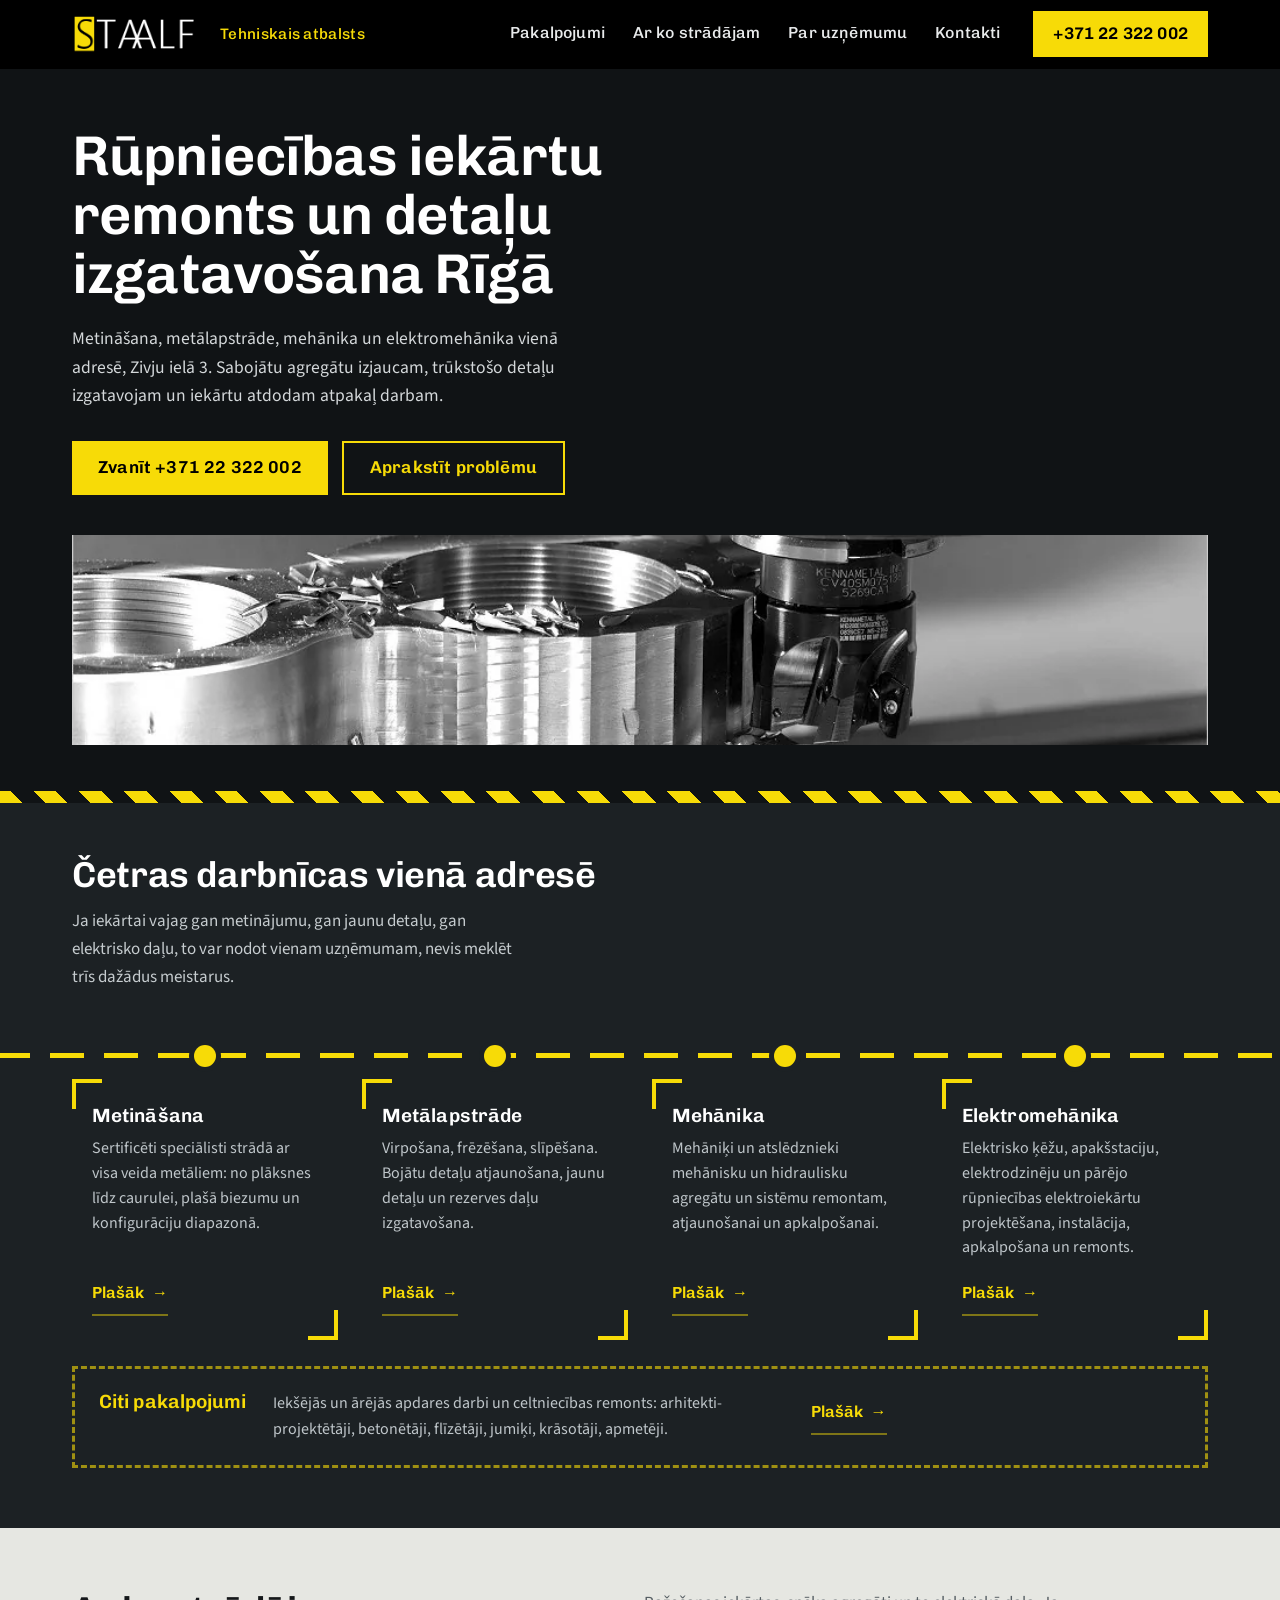
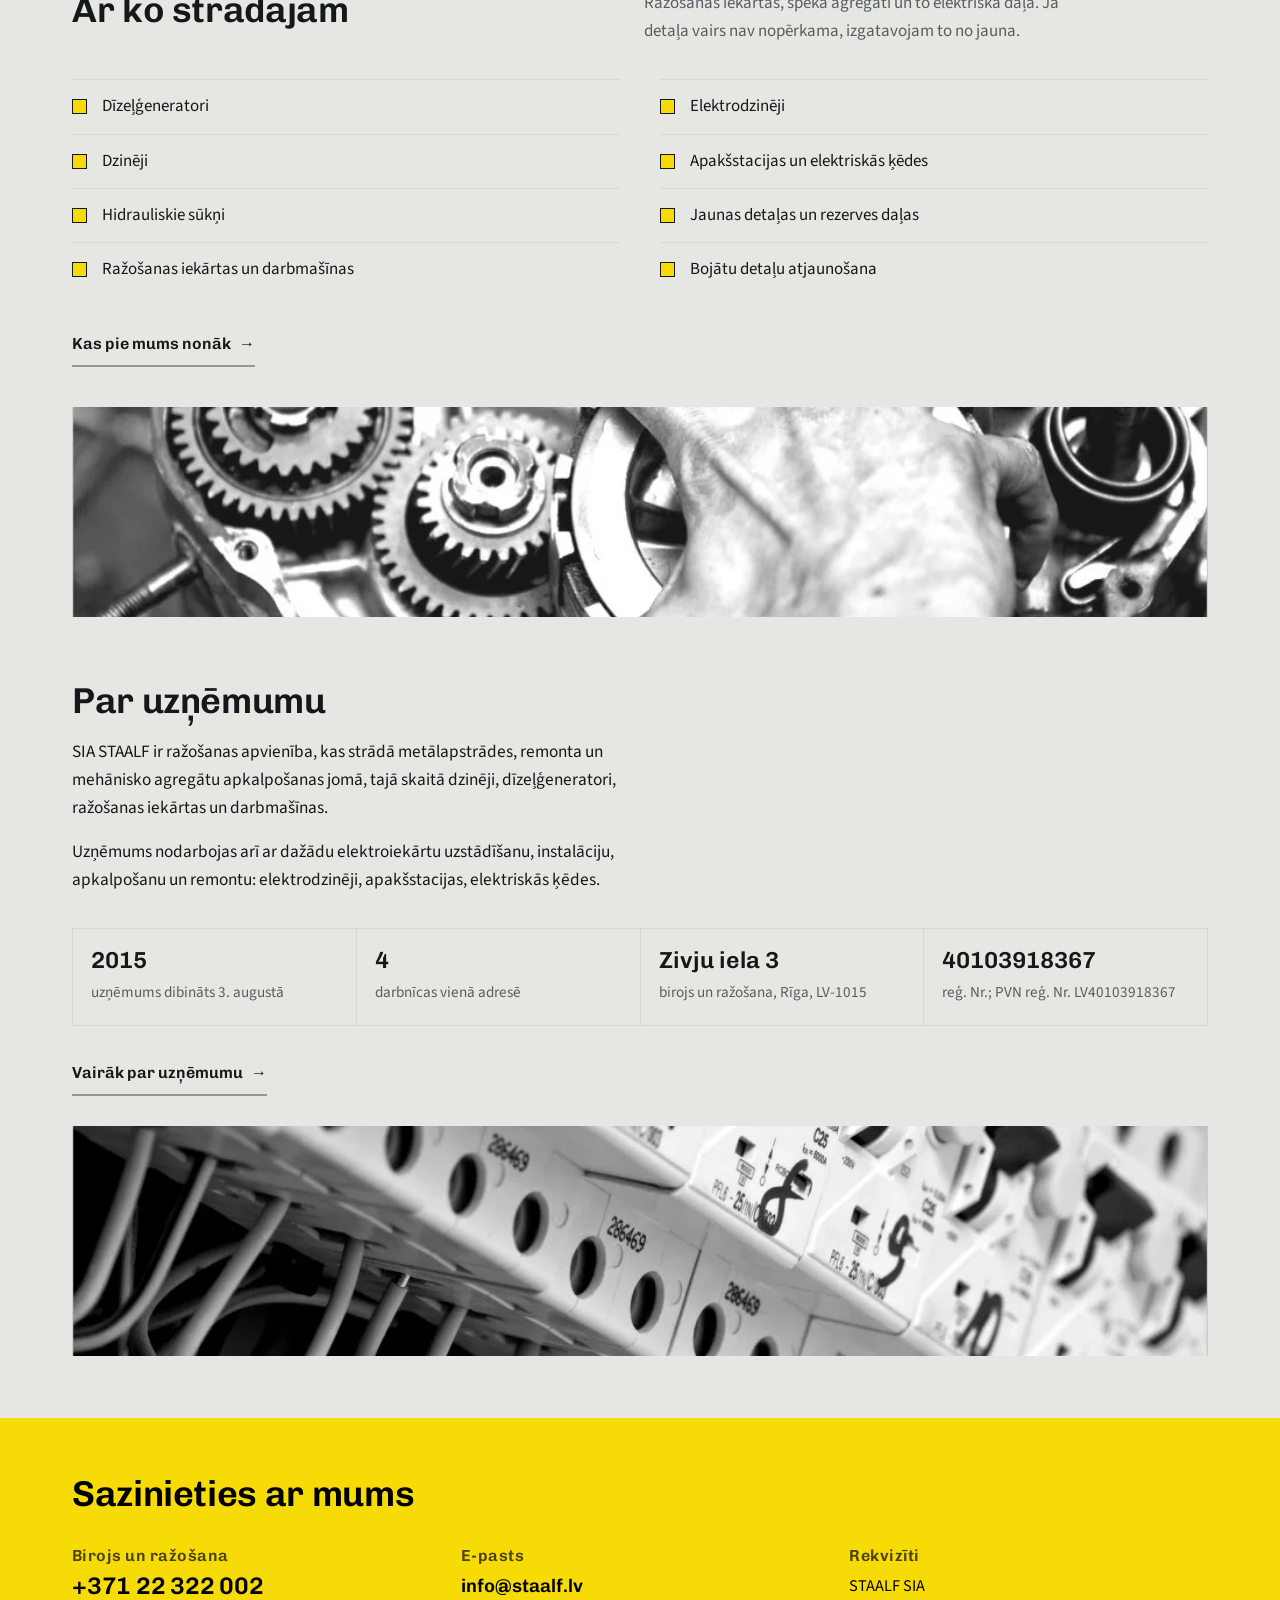
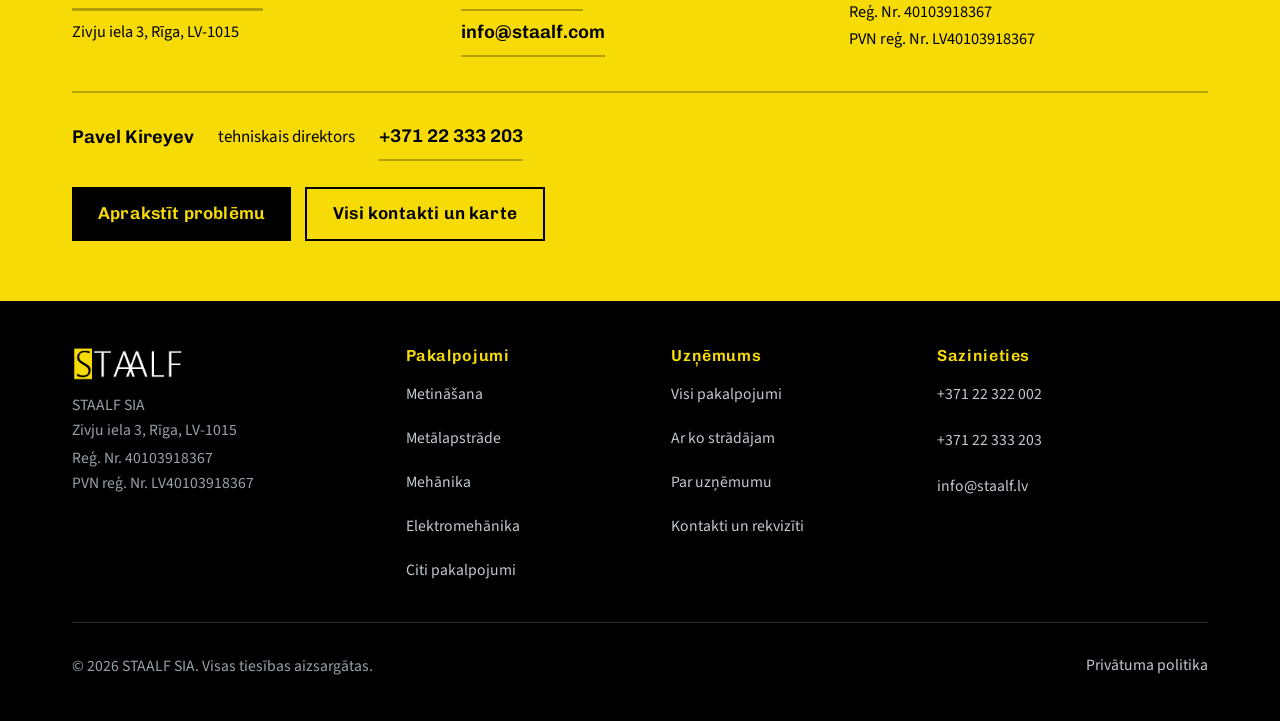
<file: index.html>
<!DOCTYPE html>
<html lang="lv">
<head>
<meta charset="utf-8">
<meta name="robots" content="noindex, nofollow">
<meta name="viewport" content="width=device-width, initial-scale=1">
<title>STAALF: rūpniecības iekārtu remonts Rīgā</title>
<meta name="description" content="SIA STAALF: metināšana, metālapstrāde, mehānika un elektromehānika Zivju ielā 3, Rīgā. Remontējam dīzeļģeneratorus, sūkņus, darbmašīnas un elektrodzinējus.">
<meta property="og:title" content="STAALF: rūpniecības iekārtu remonts Rīgā">
<meta property="og:description" content="SIA STAALF: metināšana, metālapstrāde, mehānika un elektromehānika Zivju ielā 3, Rīgā. Remontējam dīzeļģeneratorus, sūkņus, darbmašīnas un elektrodzinējus.">
<meta property="og:type" content="website">
<meta property="og:locale" content="lv_LV">
<link rel="icon" href="data:image/svg+xml,%3Csvg xmlns='http://www.w3.org/2000/svg' viewBox='0 0 32 32'%3E%3Crect width='32' height='32' fill='%23F7DB07'/%3E%3Ctext x='16' y='24' font-family='Helvetica,Arial,sans-serif' font-size='24' font-weight='500' text-anchor='middle' fill='%23101315'%3ES%3C/text%3E%3C/svg%3E">
<link rel="preload" href="fonts/chivo-latin-ext.woff2" as="font" type="font/woff2" crossorigin>
<link rel="stylesheet" href="css/site.css">
<script type="application/ld+json">{"@context": "https://schema.org", "@type": "Organization", "name": "STAALF SIA", "legalName": "STAALF SIA", "url": "https://staalf.lv/", "logo": "https://staalf.lv/img/logo.png", "foundingDate": "2015-08-03", "vatID": "LV40103918367", "email": "info@staalf.lv", "telephone": ["+371 22 322 002", "+371 22 333 203"], "address": {"@type": "PostalAddress", "streetAddress": "Zivju iela 3", "addressLocality": "Rīga", "postalCode": "LV-1015", "addressCountry": "LV"}}</script>

</head>
<body>
<a class="skip" href="#saturs">Pāriet uz saturu</a>
<header class="galvene">
  <div class="ietvars galvene-in">
    <a class="logo-saite" href="index.html" aria-label="STAALF, uz sākumlapu"><img class="logo" src="img/logo.png" alt="STAALF" width="300" height="89"></a>
    <span class="sauklis">Tehniskais atbalsts</span>
    <span class="galvene-atstarpe"></span>
    <nav class="izvelne" id="galvenaIzvelne" aria-label="Galvenā izvēlne">
      <a href="pakalpojumi.html">Pakalpojumi</a>
      <a href="ar-ko-stradajam.html">Ar ko strādājam</a>
      <a href="par-uznemumu.html">Par uzņēmumu</a>
      <a href="kontakti.html">Kontakti</a>
    </nav>
    <a class="galvenes-zvans" href="tel:+37122322002" aria-label="Zvanīt +371 22 322 002"><span class="zvans-pilns">+371 22 322 002</span><span class="zvans-iss">Zvanīt</span></a>
    <button class="izv-poga" type="button" aria-expanded="false" aria-controls="galvenaIzvelne" aria-label="Atvērt izvēlni">
      <svg class="b" viewBox="0 0 24 24" fill="none" stroke="currentColor" stroke-width="2.4" stroke-linecap="square" aria-hidden="true"><path d="M3 6h18M3 12h18M3 18h18"/></svg>
      <svg class="x" viewBox="0 0 24 24" fill="none" stroke="currentColor" stroke-width="2.4" stroke-linecap="square" aria-hidden="true"><path d="M5 5l14 14M19 5L5 19"/></svg>
    </button>
  </div>
</header>
<main id="saturs">

  <section class="ievads">
    <div class="ietvars">
      <h1>Rūpniecības iekārtu remonts un detaļu izgatavošana Rīgā</h1>
      <p class="lids">Metināšana, metālapstrāde, mehānika un elektromehānika vienā adresē, Zivju ielā 3. Sabojātu agregātu izjaucam, trūkstošo detaļu izgatavojam un iekārtu atdodam atpakaļ darbam.</p>
      <div class="pogas">
        <a class="poga poga-galvena" href="tel:+37122322002">Zvanīt +371 22 322 002</a>
        <a class="poga poga-otra" href="kontakti.html#forma">Aprakstīt problēmu</a>
      </div>
    </div>
    <div class="ietvars">
      <figure class="lente">
        <img src="img/metalapstrade.webp" alt="Frēzēšana darbmašīnā: griezējinstruments apstrādā metāla detaļu" width="976" height="348">
      </figure>
    </div>
    <div class="bridinajums"></div>
  </section>

  <section class="cehs">
    <div class="ietvars">
      <h2>Četras darbnīcas vienā adresē</h2>
      <p class="cehs-ievads">Ja iekārtai vajag gan metinājumu, gan jaunu detaļu, gan elektrisko daļu, to var nodot vienam uzņēmumam, nevis meklēt trīs dažādus meistarus.</p>

      <div class="posti-apvalks">
        <div class="celins" aria-hidden="true">
          <div class="marsruts"></div>
          <div class="punkti rinda"><i class="punkts"></i><i class="punkts"></i><i class="punkts"></i><i class="punkts"></i></div>
        </div>
        <div class="posti rinda">
          <article class="posts">
            <h3>Metināšana</h3>
            <p>Sertificēti speciālisti strādā ar visa veida metāliem: no plāksnes līdz caurulei, plašā biezumu un konfigurāciju diapazonā.</p>
            <a class="vairak" href="metinasana.html">Plašāk<span class="vh">: Metināšana</span></a>
          </article>
          <article class="posts">
            <h3>Metālapstrāde</h3>
            <p>Virpošana, frēzēšana, slīpēšana. Bojātu detaļu atjaunošana, jaunu detaļu un rezerves daļu izgatavošana.</p>
            <a class="vairak" href="metalapstrade.html">Plašāk<span class="vh">: Metālapstrāde</span></a>
          </article>
          <article class="posts">
            <h3>Mehānika</h3>
            <p>Mehāniķi un atslēdznieki mehānisku un hidraulisku agregātu un sistēmu remontam, atjaunošanai un apkalpošanai.</p>
            <a class="vairak" href="mehanika.html">Plašāk<span class="vh">: Mehānika</span></a>
          </article>
          <article class="posts">
            <h3>Elektromehānika</h3>
            <p>Elektrisko ķēžu, apakšstaciju, elektrodzinēju un pārējo rūpniecības elektroiekārtu projektēšana, instalācija, apkalpošana un remonts.</p>
            <a class="vairak" href="elektromehanika.html">Plašāk<span class="vh">: Elektromehānika</span></a>
          </article>
        </div>
        <div class="blakus">
          <h3>Citi pakalpojumi</h3>
          <p>Iekšējās un ārējās apdares darbi un celtniecības remonts: arhitekti-projektētāji, betonētāji, flīzētāji, jumiķi, krāsotāji, apmetēji.</p>
          <a class="vairak" href="citi-pakalpojumi.html">Plašāk<span class="vh">: citi pakalpojumi</span></a>
        </div>
      </div>
    </div>
  </section>

  <section class="sadala">
    <div class="ietvars">
      <div class="sadala-galva">
        <h2>Ar ko strādājam</h2>
        <p>Ražošanas iekārtas, spēka agregāti un to elektriskā daļa. Ja detaļa vairs nav nopērkama, izgatavojam to no jauna.</p>
      </div>
      <ul class="saraksts">
        <li>Dīzeļģeneratori</li>
        <li>Dzinēji</li>
        <li>Hidrauliskie sūkņi</li>
        <li>Ražošanas iekārtas un darbmašīnas</li>
        <li>Elektrodzinēji</li>
        <li>Apakšstacijas un elektriskās ķēdes</li>
        <li>Jaunas detaļas un rezerves daļas</li>
        <li>Bojātu detaļu atjaunošana</li>
      </ul>
      <p style="margin-top:14px"><a class="vairak" href="ar-ko-stradajam.html" style="color:var(--teksts);border-bottom-color:rgba(0,0,0,.35)">Kas pie mums nonāk</a></p>
    </div>
    <div class="ietvars">
      <figure class="lente">
        <img src="img/mehanika.webp" alt="Meistara rokas pie izjaukta mehāniska agregāta ar zobratiem" width="976" height="348">
      </figure>
    </div>
  </section>

  <section class="par">
    <div class="ietvars">
      <h2>Par uzņēmumu</h2>
      <p class="par-teksts" style="margin-top:18px">SIA STAALF ir ražošanas apvienība, kas strādā metālapstrādes, remonta un mehānisko agregātu apkalpošanas jomā, tajā skaitā dzinēji, dīzeļģeneratori, ražošanas iekārtas un darbmašīnas.</p>
      <p class="par-teksts">Uzņēmums nodarbojas arī ar dažādu elektroiekārtu uzstādīšanu, instalāciju, apkalpošanu un remontu: elektrodzinēji, apakšstacijas, elektriskās ķēdes.</p>
      <ul class="rekviziti">
        <li><b>2015</b><span>uzņēmums dibināts 3. augustā</span></li>
        <li><b>4</b><span>darbnīcas vienā adresē</span></li>
        <li><b>Zivju iela 3</b><span>birojs un ražošana, Rīga, LV-1015</span></li>
        <li><b>40103918367</b><span>reģ. Nr.; PVN reģ. Nr. LV40103918367</span></li>
      </ul>
      <p style="margin-top:14px"><a class="vairak" href="par-uznemumu.html" style="color:var(--teksts);border-bottom-color:rgba(0,0,0,.35)">Vairāk par uzņēmumu</a></p>
    </div>
    <div class="ietvars">
      <figure class="lente lente-gaisa" style="margin-top:30px">
        <img src="img/elektromehanika.webp" alt="Rinda automātslēdžu elektrosadales skapī ar pievienotiem vadiem" width="976" height="348">
      </figure>
    </div>
  </section>

  <section class="kontakti uz-dzeltena">
    <div class="ietvars">
      <h2>Sazinieties ar mums</h2>
      <div class="kontakti-tikls">
        <div class="kk">
          <h3>Birojs un ražošana</h3>
          <a class="liels" href="tel:+37122322002">+371 22 322 002</a>
          <p>Zivju iela 3, Rīga, LV-1015</p>
        </div>
        <div class="kk">
          <h3>E-pasts</h3>
          <a class="videjs" href="mailto:info@staalf.lv">info@staalf.lv</a><br>
          <a class="videjs" href="mailto:info@staalf.com">info@staalf.com</a>
        </div>
        <div class="kk">
          <h3>Rekvizīti</h3>
          <p>STAALF SIA<br>Reģ. Nr. 40103918367<br>PVN reģ. Nr. LV40103918367</p>
        </div>
      </div>
      <div class="persona">
        <strong>Pavel Kireyev</strong>
        <span>tehniskais direktors</span>
        <a class="videjs" href="tel:+37122333203">+371 22 333 203</a>
      </div>
      <div class="pogas">
        <a class="poga poga-galvena" href="kontakti.html#forma">Aprakstīt problēmu</a>
        <a class="poga poga-otra" href="kontakti.html">Visi kontakti un karte</a>
      </div>
    </div>
  </section>

</main>
<footer class="peda">
  <div class="ietvars">
    <div class="peda-tikls">
      <div>
        <img class="logo" src="img/logo.png" alt="STAALF" width="300" height="89">
        <p>STAALF SIA<br>Zivju iela 3, Rīga, LV-1015</p>
        <p>Reģ. Nr. 40103918367<br>PVN reģ. Nr. LV40103918367</p>
      </div>
      <div>
        <h2>Pakalpojumi</h2>
        <ul>
          <li><a href="metinasana.html">Metināšana</a></li>
          <li><a href="metalapstrade.html">Metālapstrāde</a></li>
          <li><a href="mehanika.html">Mehānika</a></li>
          <li><a href="elektromehanika.html">Elektromehānika</a></li>
          <li><a href="citi-pakalpojumi.html">Citi pakalpojumi</a></li>
        </ul>
      </div>
      <div>
        <h2>Uzņēmums</h2>
        <ul>
          <li><a href="pakalpojumi.html">Visi pakalpojumi</a></li>
          <li><a href="ar-ko-stradajam.html">Ar ko strādājam</a></li>
          <li><a href="par-uznemumu.html">Par uzņēmumu</a></li>
          <li><a href="kontakti.html">Kontakti un rekvizīti</a></li>
        </ul>
      </div>
      <div class="pk">
        <h2>Sazinieties</h2>
        <p><a href="tel:+37122322002">+371 22 322 002</a></p>
        <p><a href="tel:+37122333203">+371 22 333 203</a></p>
        <p><a href="mailto:info@staalf.lv">info@staalf.lv</a></p>
      </div>
    </div>
    <div class="peda-apakss">
      <p>© 2026 STAALF SIA. Visas tiesības aizsargātas.</p>
      <a href="privatuma-politika.html">Privātuma politika</a>
    </div>
  </div>
</footer>
<script src="js/site.js" defer></script>
</body>
</html>
</file>
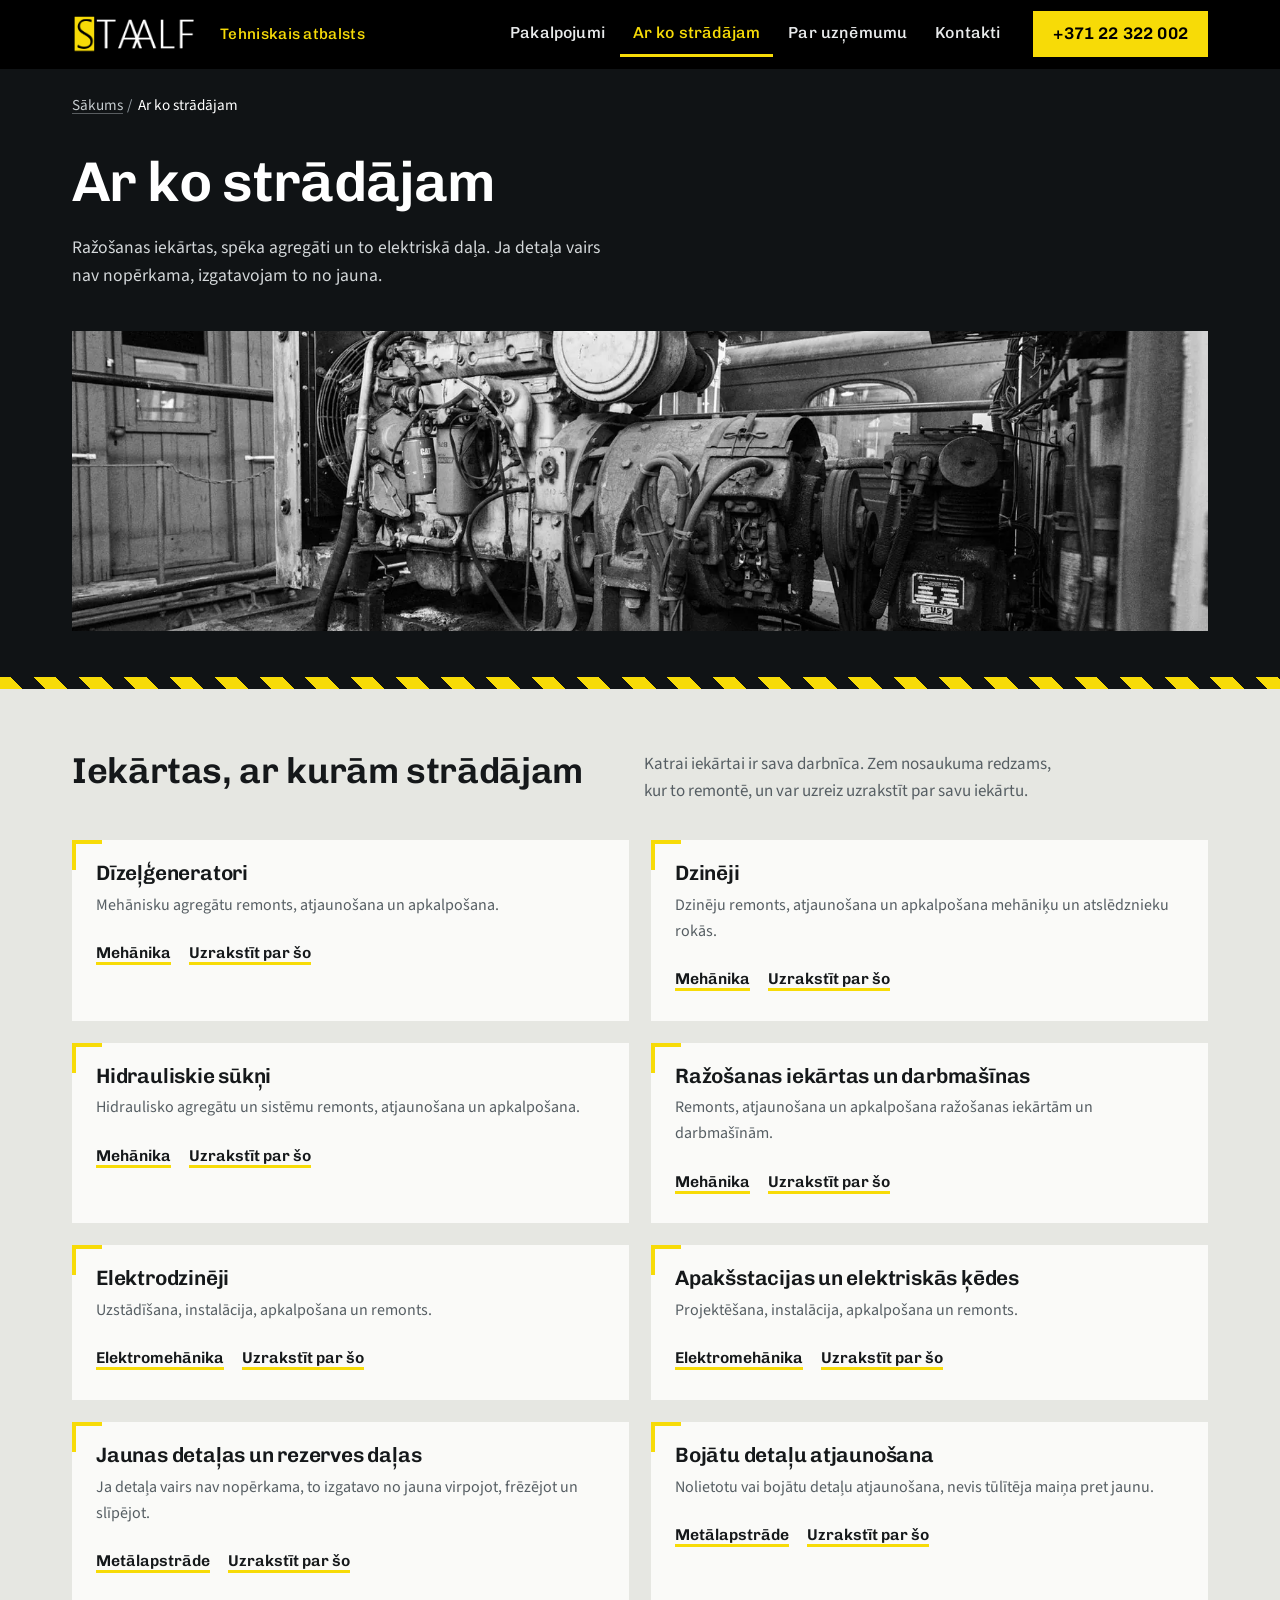
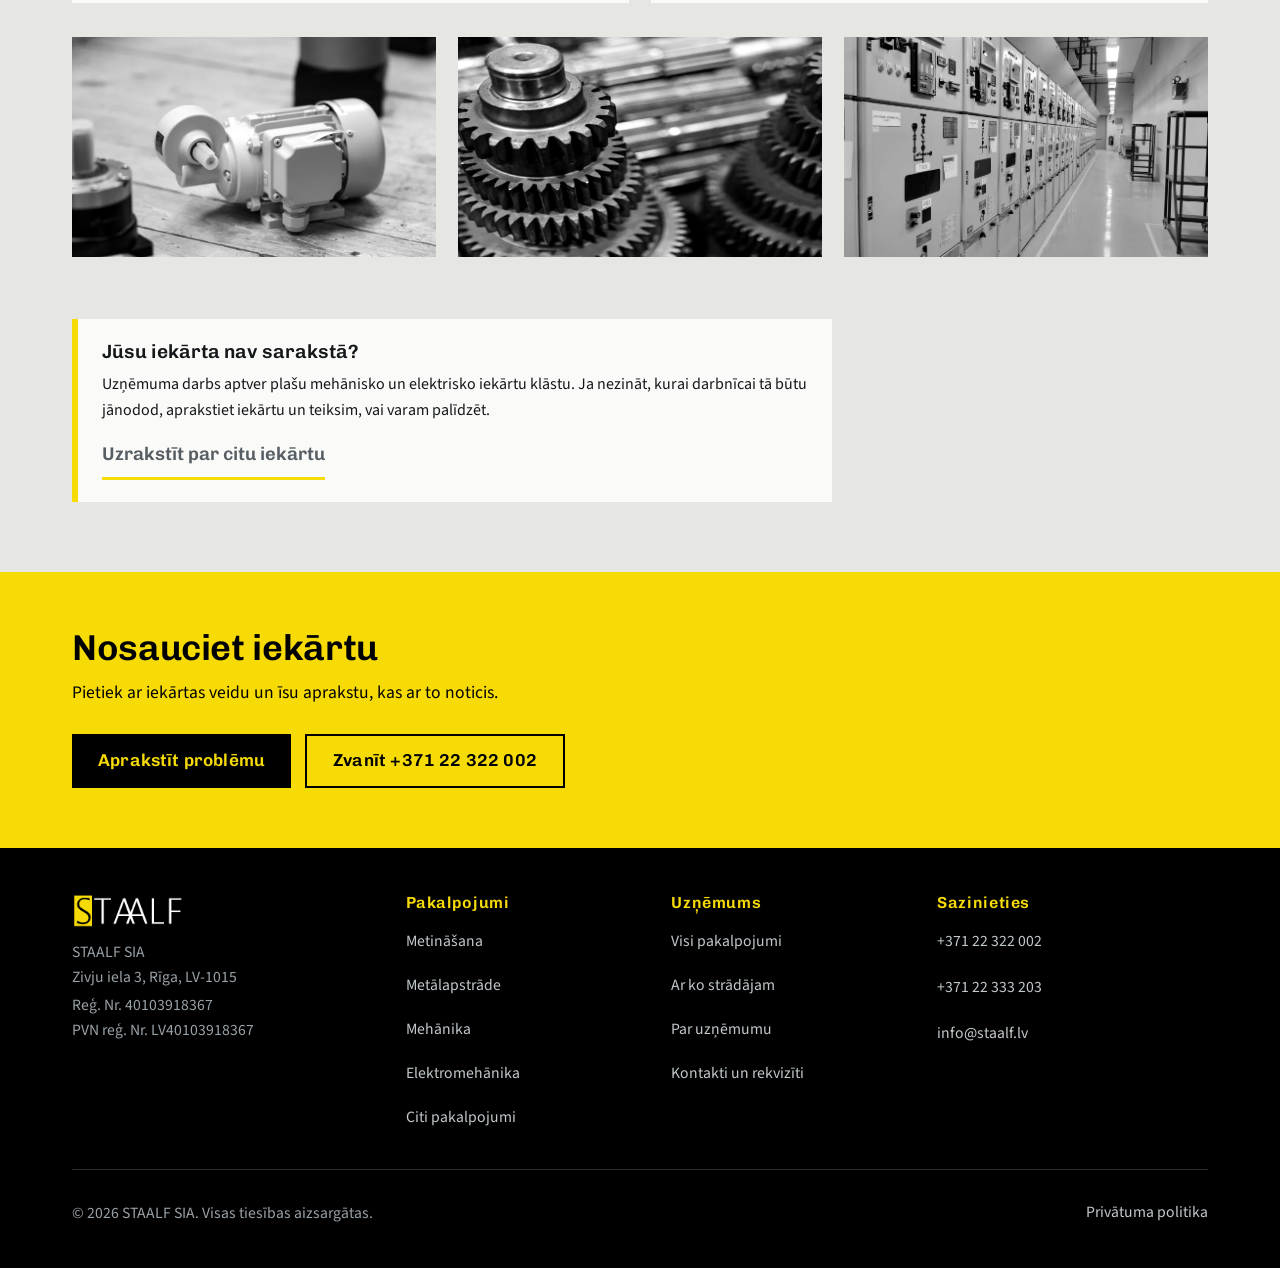
<file: ar-ko-stradajam.html>
<!DOCTYPE html>
<html lang="lv">
<head>
<meta charset="utf-8">
<meta name="robots" content="noindex, nofollow">
<meta name="viewport" content="width=device-width, initial-scale=1">
<title>Ar ko strādājam: dīzeļģeneratori, dzinēji, sūkņi | STAALF</title>
<meta name="description" content="Dīzeļģeneratori, dzinēji, hidrauliskie sūkņi, ražošanas iekārtas, elektrodzinēji, apakšstacijas un detaļu izgatavošana. SIA STAALF, Rīga.">
<meta property="og:title" content="Ar ko strādājam: dīzeļģeneratori, dzinēji, sūkņi | STAALF">
<meta property="og:description" content="Dīzeļģeneratori, dzinēji, hidrauliskie sūkņi, ražošanas iekārtas, elektrodzinēji, apakšstacijas un detaļu izgatavošana. SIA STAALF, Rīga.">
<meta property="og:type" content="website">
<meta property="og:locale" content="lv_LV">
<link rel="icon" href="data:image/svg+xml,%3Csvg xmlns='http://www.w3.org/2000/svg' viewBox='0 0 32 32'%3E%3Crect width='32' height='32' fill='%23F7DB07'/%3E%3Ctext x='16' y='24' font-family='Helvetica,Arial,sans-serif' font-size='24' font-weight='500' text-anchor='middle' fill='%23101315'%3ES%3C/text%3E%3C/svg%3E">
<link rel="preload" href="fonts/chivo-latin-ext.woff2" as="font" type="font/woff2" crossorigin>
<link rel="stylesheet" href="css/site.css">
<script type="application/ld+json">{"@context": "https://schema.org", "@type": "BreadcrumbList", "itemListElement": [{"@type": "ListItem", "position": 1, "name": "Sākums", "item": "https://staalf.lv/index.html"}, {"@type": "ListItem", "position": 2, "name": "Ar ko strādājam", "item": "https://staalf.lv/ar-ko-stradajam.html"}]}</script>

</head>
<body>
<a class="skip" href="#saturs">Pāriet uz saturu</a>
<header class="galvene">
  <div class="ietvars galvene-in">
    <a class="logo-saite" href="index.html" aria-label="STAALF, uz sākumlapu"><img class="logo" src="img/logo.png" alt="STAALF" width="300" height="89"></a>
    <span class="sauklis">Tehniskais atbalsts</span>
    <span class="galvene-atstarpe"></span>
    <nav class="izvelne" id="galvenaIzvelne" aria-label="Galvenā izvēlne">
      <a href="pakalpojumi.html">Pakalpojumi</a>
      <a href="ar-ko-stradajam.html" aria-current="page">Ar ko strādājam</a>
      <a href="par-uznemumu.html">Par uzņēmumu</a>
      <a href="kontakti.html">Kontakti</a>
    </nav>
    <a class="galvenes-zvans" href="tel:+37122322002" aria-label="Zvanīt +371 22 322 002"><span class="zvans-pilns">+371 22 322 002</span><span class="zvans-iss">Zvanīt</span></a>
    <button class="izv-poga" type="button" aria-expanded="false" aria-controls="galvenaIzvelne" aria-label="Atvērt izvēlni">
      <svg class="b" viewBox="0 0 24 24" fill="none" stroke="currentColor" stroke-width="2.4" stroke-linecap="square" aria-hidden="true"><path d="M3 6h18M3 12h18M3 18h18"/></svg>
      <svg class="x" viewBox="0 0 24 24" fill="none" stroke="currentColor" stroke-width="2.4" stroke-linecap="square" aria-hidden="true"><path d="M5 5l14 14M19 5L5 19"/></svg>
    </button>
  </div>
</header>
<main id="saturs">
<section class="ievads ievads-iekseja">
    <div class="ietvars">
      <nav class="drupatas" aria-label="Navigācijas ceļš"><ol><li><a href="index.html">Sākums</a></li><li><span aria-current="page">Ar ko strādājam</span></li></ol></nav>
      <h1>Ar ko strādājam</h1>
      <p class="lids">Ražošanas iekārtas, spēka agregāti un to elektriskā daļa. Ja detaļa vairs nav nopērkama, izgatavojam to no jauna.</p>
      
    </div>
    <div class="ietvars">
      <figure class="lente lente-liela">
        <img src="img/dzineju-zale.webp" alt="Liels dzinējs un cauruļvadi iekārtu zālē" width="1600" height="1067" style="object-position:center 50%">
      </figure>
    </div>
    <div class="bridinajums"></div>
  </section>

  <section class="sadala">
    <div class="ietvars">
      <div class="sadala-galva">
        <h2>Iekārtas, ar kurām strādājam</h2>
        <p>Katrai iekārtai ir sava darbnīca. Zem nosaukuma redzams, kur to remontē, un var uzreiz uzrakstīt par savu iekārtu.</p>
      </div>
      <div class="iekartas">
        <article class="iekarta"><h2>Dīzeļģeneratori</h2><p>Mehānisku agregātu remonts, atjaunošana un apkalpošana.</p><div class="ar"><a href="mehanika.html">Mehānika<span class="vh">: Dīzeļģeneratori</span></a><a href="kontakti.html?iekarta=dizelgenerators#forma">Uzrakstīt par šo<span class="vh">: Dīzeļģeneratori</span></a></div></article>
        <article class="iekarta"><h2>Dzinēji</h2><p>Dzinēju remonts, atjaunošana un apkalpošana mehāniķu un atslēdznieku rokās.</p><div class="ar"><a href="mehanika.html">Mehānika<span class="vh">: Dzinēji</span></a><a href="kontakti.html?iekarta=dzinejs#forma">Uzrakstīt par šo<span class="vh">: Dzinēji</span></a></div></article>
        <article class="iekarta"><h2>Hidrauliskie sūkņi</h2><p>Hidraulisko agregātu un sistēmu remonts, atjaunošana un apkalpošana.</p><div class="ar"><a href="mehanika.html">Mehānika<span class="vh">: Hidrauliskie sūkņi</span></a><a href="kontakti.html?iekarta=hidrauliskais-suknis#forma">Uzrakstīt par šo<span class="vh">: Hidrauliskie sūkņi</span></a></div></article>
        <article class="iekarta"><h2>Ražošanas iekārtas un darbmašīnas</h2><p>Remonts, atjaunošana un apkalpošana ražošanas iekārtām un darbmašīnām.</p><div class="ar"><a href="mehanika.html">Mehānika<span class="vh">: Ražošanas iekārtas un darbmašīnas</span></a><a href="kontakti.html?iekarta=razosanas-iekarta#forma">Uzrakstīt par šo<span class="vh">: Ražošanas iekārtas un darbmašīnas</span></a></div></article>
        <article class="iekarta"><h2>Elektrodzinēji</h2><p>Uzstādīšana, instalācija, apkalpošana un remonts.</p><div class="ar"><a href="elektromehanika.html">Elektromehānika<span class="vh">: Elektrodzinēji</span></a><a href="kontakti.html?iekarta=elektrodzinejs#forma">Uzrakstīt par šo<span class="vh">: Elektrodzinēji</span></a></div></article>
        <article class="iekarta"><h2>Apakšstacijas un elektriskās ķēdes</h2><p>Projektēšana, instalācija, apkalpošana un remonts.</p><div class="ar"><a href="elektromehanika.html">Elektromehānika<span class="vh">: Apakšstacijas un elektriskās ķēdes</span></a><a href="kontakti.html?iekarta=apakstacija#forma">Uzrakstīt par šo<span class="vh">: Apakšstacijas un elektriskās ķēdes</span></a></div></article>
        <article class="iekarta"><h2>Jaunas detaļas un rezerves daļas</h2><p>Ja detaļa vairs nav nopērkama, to izgatavo no jauna virpojot, frēzējot un slīpējot.</p><div class="ar"><a href="metalapstrade.html">Metālapstrāde<span class="vh">: Jaunas detaļas un rezerves daļas</span></a><a href="kontakti.html?iekarta=detala#forma">Uzrakstīt par šo<span class="vh">: Jaunas detaļas un rezerves daļas</span></a></div></article>
        <article class="iekarta"><h2>Bojātu detaļu atjaunošana</h2><p>Nolietotu vai bojātu detaļu atjaunošana, nevis tūlītēja maiņa pret jaunu.</p><div class="ar"><a href="metalapstrade.html">Metālapstrāde<span class="vh">: Bojātu detaļu atjaunošana</span></a><a href="kontakti.html?iekarta=detala#forma">Uzrakstīt par šo<span class="vh">: Bojātu detaļu atjaunošana</span></a></div></article>
      </div>
    </div>
    <div class="ietvars">
      <div class="foto-pari">
        <figure><img src="img/elektrodzinejs.webp" alt="Mazs elektrodzinējs ar reduktoru uz koka galda" width="1200" height="800" loading="lazy"></figure>
        <figure><img src="img/zobrati.webp" alt="Zobratu bloks tuvplānā" width="1200" height="624" loading="lazy"></figure>
        <figure><img src="img/sadales-skapji.webp" alt="Elektrisko sadales skapju rinda gaiteņa malā" width="1600" height="897" loading="lazy"></figure>
      </div>
    </div>
  </section>

  <section class="sadala">
    <div class="ietvars">
      <div class="malu-kaste" style="max-width:760px">
        <h3>Jūsu iekārta nav sarakstā?</h3>
        <p style="margin-top:0;color:var(--teksts)">Uzņēmuma darbs aptver plašu mehānisko un elektrisko iekārtu klāstu. Ja nezināt, kurai darbnīcai tā būtu jānodod, aprakstiet iekārtu un teiksim, vai varam palīdzēt.</p>
        <p><a class="videjs" href="kontakti.html?iekarta=cita#forma" style="border-bottom-color:var(--dz);border-bottom-width:3px">Uzrakstīt par citu iekārtu</a></p>
      </div>
    </div>
  </section>

  <section class="kontakti uz-dzeltena">
    <div class="ietvars">
      <h2>Nosauciet iekārtu</h2>
      <p style="margin-top:12px;max-width:60ch;font-size:1.1rem">Pietiek ar iekārtas veidu un īsu aprakstu, kas ar to noticis.</p>
      <div class="pogas">
        <a class="poga poga-galvena" href="kontakti.html#forma">Aprakstīt problēmu</a>
        <a class="poga poga-otra" href="tel:+37122322002">Zvanīt +371 22 322 002</a>
      </div>
    </div>
  </section>

</main>
<footer class="peda">
  <div class="ietvars">
    <div class="peda-tikls">
      <div>
        <img class="logo" src="img/logo.png" alt="STAALF" width="300" height="89">
        <p>STAALF SIA<br>Zivju iela 3, Rīga, LV-1015</p>
        <p>Reģ. Nr. 40103918367<br>PVN reģ. Nr. LV40103918367</p>
      </div>
      <div>
        <h2>Pakalpojumi</h2>
        <ul>
          <li><a href="metinasana.html">Metināšana</a></li>
          <li><a href="metalapstrade.html">Metālapstrāde</a></li>
          <li><a href="mehanika.html">Mehānika</a></li>
          <li><a href="elektromehanika.html">Elektromehānika</a></li>
          <li><a href="citi-pakalpojumi.html">Citi pakalpojumi</a></li>
        </ul>
      </div>
      <div>
        <h2>Uzņēmums</h2>
        <ul>
          <li><a href="pakalpojumi.html">Visi pakalpojumi</a></li>
          <li><a href="ar-ko-stradajam.html">Ar ko strādājam</a></li>
          <li><a href="par-uznemumu.html">Par uzņēmumu</a></li>
          <li><a href="kontakti.html">Kontakti un rekvizīti</a></li>
        </ul>
      </div>
      <div class="pk">
        <h2>Sazinieties</h2>
        <p><a href="tel:+37122322002">+371 22 322 002</a></p>
        <p><a href="tel:+37122333203">+371 22 333 203</a></p>
        <p><a href="mailto:info@staalf.lv">info@staalf.lv</a></p>
      </div>
    </div>
    <div class="peda-apakss">
      <p>© 2026 STAALF SIA. Visas tiesības aizsargātas.</p>
      <a href="privatuma-politika.html">Privātuma politika</a>
    </div>
  </div>
</footer>
<script src="js/site.js" defer></script>
</body>
</html>
</file>
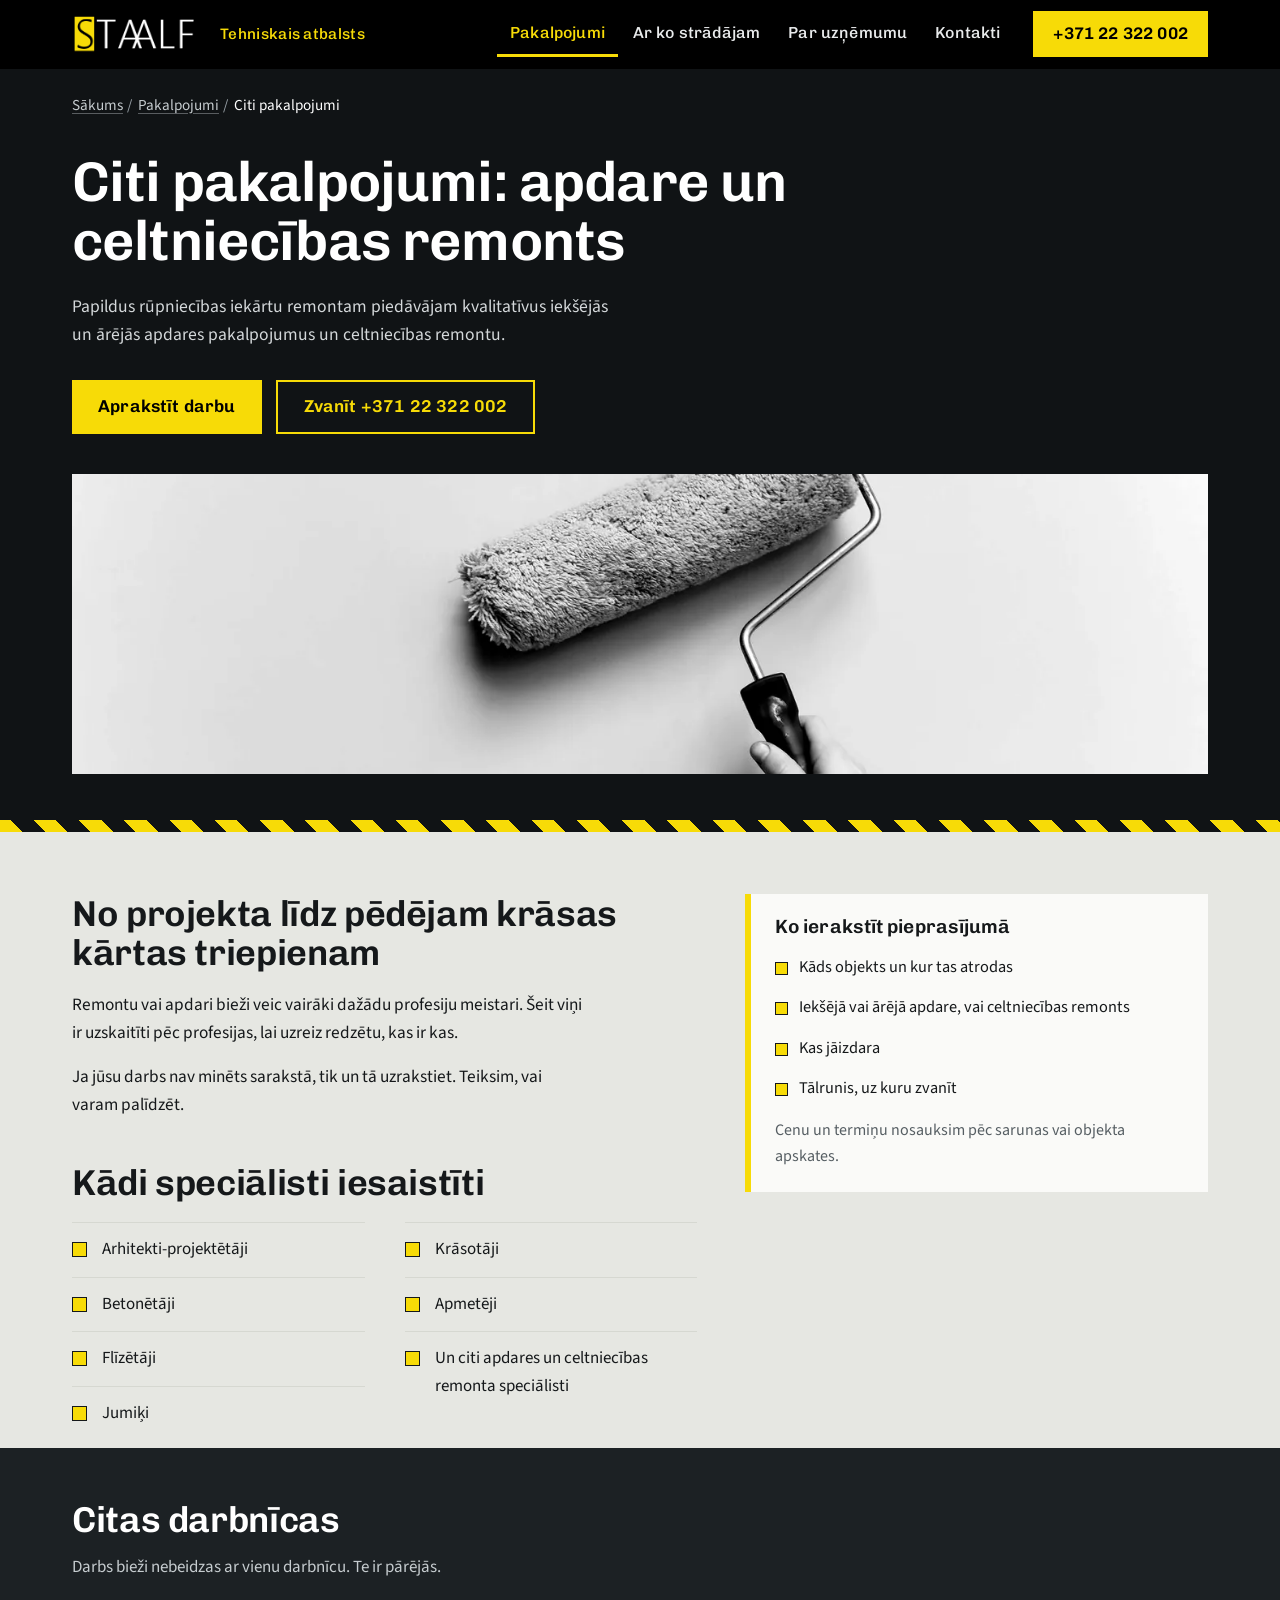
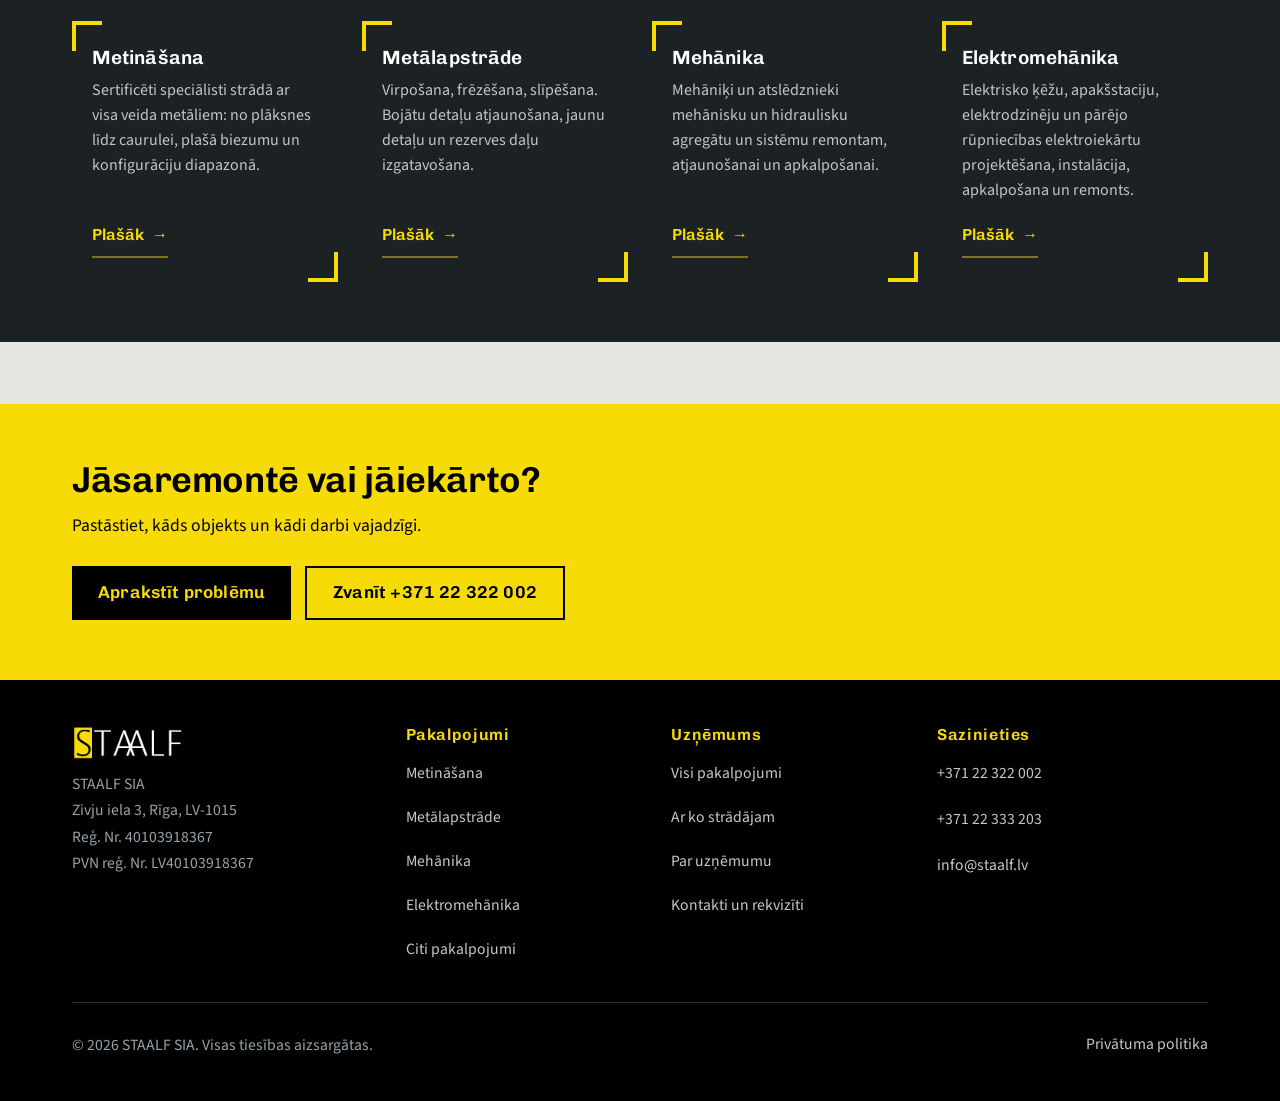
<file: citi-pakalpojumi.html>
<!DOCTYPE html>
<html lang="lv">
<head>
<meta charset="utf-8">
<meta name="robots" content="noindex, nofollow">
<meta name="viewport" content="width=device-width, initial-scale=1">
<title>Apdare un celtniecības remonts Rīgā | STAALF</title>
<meta name="description" content="Citi STAALF pakalpojumi: iekšējās un ārējās apdares darbi un celtniecības remonts. Arhitekti-projektētāji, betonētāji, flīzētāji, jumiķi, krāsotāji, apmetēji.">
<meta property="og:title" content="Apdare un celtniecības remonts Rīgā | STAALF">
<meta property="og:description" content="Citi STAALF pakalpojumi: iekšējās un ārējās apdares darbi un celtniecības remonts. Arhitekti-projektētāji, betonētāji, flīzētāji, jumiķi, krāsotāji, apmetēji.">
<meta property="og:type" content="website">
<meta property="og:locale" content="lv_LV">
<link rel="icon" href="data:image/svg+xml,%3Csvg xmlns='http://www.w3.org/2000/svg' viewBox='0 0 32 32'%3E%3Crect width='32' height='32' fill='%23F7DB07'/%3E%3Ctext x='16' y='24' font-family='Helvetica,Arial,sans-serif' font-size='24' font-weight='500' text-anchor='middle' fill='%23101315'%3ES%3C/text%3E%3C/svg%3E">
<link rel="preload" href="fonts/chivo-latin-ext.woff2" as="font" type="font/woff2" crossorigin>
<link rel="stylesheet" href="css/site.css">
<script type="application/ld+json">{"@context": "https://schema.org", "@type": "BreadcrumbList", "itemListElement": [{"@type": "ListItem", "position": 1, "name": "Sākums", "item": "https://staalf.lv/index.html"}, {"@type": "ListItem", "position": 2, "name": "Pakalpojumi", "item": "https://staalf.lv/pakalpojumi.html"}, {"@type": "ListItem", "position": 3, "name": "Citi pakalpojumi", "item": "https://staalf.lv/citi-pakalpojumi.html"}]}</script>
<script type="application/ld+json">{"@context": "https://schema.org", "@type": "Service", "name": "Apdares darbi un celtniecības remonts", "description": "Iekšējās un ārējās apdares darbi un celtniecības remonts.", "serviceType": "Apdares darbi un celtniecības remonts", "url": "https://staalf.lv/citi-pakalpojumi.html", "provider": {"@type": "Organization", "name": "STAALF SIA", "url": "https://staalf.lv/"}}</script>

</head>
<body>
<a class="skip" href="#saturs">Pāriet uz saturu</a>
<header class="galvene">
  <div class="ietvars galvene-in">
    <a class="logo-saite" href="index.html" aria-label="STAALF, uz sākumlapu"><img class="logo" src="img/logo.png" alt="STAALF" width="300" height="89"></a>
    <span class="sauklis">Tehniskais atbalsts</span>
    <span class="galvene-atstarpe"></span>
    <nav class="izvelne" id="galvenaIzvelne" aria-label="Galvenā izvēlne">
      <a href="pakalpojumi.html" aria-current="true">Pakalpojumi</a>
      <a href="ar-ko-stradajam.html">Ar ko strādājam</a>
      <a href="par-uznemumu.html">Par uzņēmumu</a>
      <a href="kontakti.html">Kontakti</a>
    </nav>
    <a class="galvenes-zvans" href="tel:+37122322002" aria-label="Zvanīt +371 22 322 002"><span class="zvans-pilns">+371 22 322 002</span><span class="zvans-iss">Zvanīt</span></a>
    <button class="izv-poga" type="button" aria-expanded="false" aria-controls="galvenaIzvelne" aria-label="Atvērt izvēlni">
      <svg class="b" viewBox="0 0 24 24" fill="none" stroke="currentColor" stroke-width="2.4" stroke-linecap="square" aria-hidden="true"><path d="M3 6h18M3 12h18M3 18h18"/></svg>
      <svg class="x" viewBox="0 0 24 24" fill="none" stroke="currentColor" stroke-width="2.4" stroke-linecap="square" aria-hidden="true"><path d="M5 5l14 14M19 5L5 19"/></svg>
    </button>
  </div>
</header>
<main id="saturs">
<section class="ievads ievads-iekseja">
    <div class="ietvars">
      <nav class="drupatas" aria-label="Navigācijas ceļš"><ol><li><a href="index.html">Sākums</a></li><li><a href="pakalpojumi.html">Pakalpojumi</a></li><li><span aria-current="page">Citi pakalpojumi</span></li></ol></nav>
      <h1>Citi pakalpojumi: apdare un celtniecības remonts</h1>
      <p class="lids">Papildus rūpniecības iekārtu remontam piedāvājam kvalitatīvus iekšējās un ārējās apdares pakalpojumus un celtniecības remontu.</p>
      <div class="pogas">
        <a class="poga poga-galvena" href="kontakti.html?iekarta=apdare#forma">Aprakstīt darbu</a>
        <a class="poga poga-otra" href="tel:+37122322002">Zvanīt +371 22 322 002</a>
      </div>
    </div>
    <div class="ietvars">
      <figure class="lente lente-liela">
        <img src="img/krasosana.webp" alt="Roka ar velnīti krāso gaišu sienu" width="1400" height="933" style="object-position:center 45%">
      </figure>
    </div>
    <div class="bridinajums"></div>
  </section>

  <section class="sadala">
    <div class="ietvars divi">
      <div>
        <h2>No projekta līdz pēdējam krāsas kārtas triepienam</h2>
        <div class="teksts-bloks" style="margin-top:18px">
          <p>Remontu vai apdari bieži veic vairāki dažādu profesiju meistari. Šeit viņi ir uzskaitīti pēc profesijas, lai uzreiz redzētu, kas ir kas.</p>
          <p>Ja jūsu darbs nav minēts sarakstā, tik un tā uzrakstiet. Teiksim, vai varam palīdzēt.</p>
        </div>
        <h2 style="margin-top:44px">Kādi speciālisti iesaistīti</h2>
        <ul class="saraksts saraksts-bez">
          <li>Arhitekti-projektētāji</li>
          <li>Betonētāji</li>
          <li>Flīzētāji</li>
          <li>Jumiķi</li>
          <li>Krāsotāji</li>
          <li>Apmetēji</li>
          <li>Un citi apdares un celtniecības remonta speciālisti</li>
        </ul>
      </div>
      <aside class="malu-kaste" aria-labelledby="aside-citi">
        <h3 id="aside-citi">Ko ierakstīt pieprasījumā</h3>
        <ul><li>Kāds objekts un kur tas atrodas</li><li>Iekšējā vai ārējā apdare, vai celtniecības remonts</li><li>Kas jāizdara</li><li>Tālrunis, uz kuru zvanīt</li></ul>
        <p>Cenu un termiņu nosauksim pēc sarunas vai objekta apskates.</p>
      </aside>
    </div>
  </section>

  <section class="cehs">
    <div class="ietvars">
      <h2>Citas darbnīcas</h2>
      <p class="cehs-ievads">Darbs bieži nebeidzas ar vienu darbnīcu. Te ir pārējās.</p>
      <div class="posti-apvalks">
        <div class="posti rinda">
          <article class="posts">
            <h3>Metināšana</h3>
            <p>Sertificēti speciālisti strādā ar visa veida metāliem: no plāksnes līdz caurulei, plašā biezumu un konfigurāciju diapazonā.</p>
            <a class="vairak" href="metinasana.html">Plašāk<span class="vh">: Metināšana</span></a>
          </article>
          <article class="posts">
            <h3>Metālapstrāde</h3>
            <p>Virpošana, frēzēšana, slīpēšana. Bojātu detaļu atjaunošana, jaunu detaļu un rezerves daļu izgatavošana.</p>
            <a class="vairak" href="metalapstrade.html">Plašāk<span class="vh">: Metālapstrāde</span></a>
          </article>
          <article class="posts">
            <h3>Mehānika</h3>
            <p>Mehāniķi un atslēdznieki mehānisku un hidraulisku agregātu un sistēmu remontam, atjaunošanai un apkalpošanai.</p>
            <a class="vairak" href="mehanika.html">Plašāk<span class="vh">: Mehānika</span></a>
          </article>
          <article class="posts">
            <h3>Elektromehānika</h3>
            <p>Elektrisko ķēžu, apakšstaciju, elektrodzinēju un pārējo rūpniecības elektroiekārtu projektēšana, instalācija, apkalpošana un remonts.</p>
            <a class="vairak" href="elektromehanika.html">Plašāk<span class="vh">: Elektromehānika</span></a>
          </article>
        </div>
      </div>
    </div>
  </section>

  <section class="kontakti uz-dzeltena">
    <div class="ietvars">
      <h2>Jāsaremontē vai jāiekārto?</h2>
      <p style="margin-top:12px;max-width:60ch;font-size:1.1rem">Pastāstiet, kāds objekts un kādi darbi vajadzīgi.</p>
      <div class="pogas">
        <a class="poga poga-galvena" href="kontakti.html?iekarta=apdare#forma">Aprakstīt problēmu</a>
        <a class="poga poga-otra" href="tel:+37122322002">Zvanīt +371 22 322 002</a>
      </div>
    </div>
  </section>

</main>
<footer class="peda">
  <div class="ietvars">
    <div class="peda-tikls">
      <div>
        <img class="logo" src="img/logo.png" alt="STAALF" width="300" height="89">
        <p>STAALF SIA<br>Zivju iela 3, Rīga, LV-1015</p>
        <p>Reģ. Nr. 40103918367<br>PVN reģ. Nr. LV40103918367</p>
      </div>
      <div>
        <h2>Pakalpojumi</h2>
        <ul>
          <li><a href="metinasana.html">Metināšana</a></li>
          <li><a href="metalapstrade.html">Metālapstrāde</a></li>
          <li><a href="mehanika.html">Mehānika</a></li>
          <li><a href="elektromehanika.html">Elektromehānika</a></li>
          <li><a href="citi-pakalpojumi.html">Citi pakalpojumi</a></li>
        </ul>
      </div>
      <div>
        <h2>Uzņēmums</h2>
        <ul>
          <li><a href="pakalpojumi.html">Visi pakalpojumi</a></li>
          <li><a href="ar-ko-stradajam.html">Ar ko strādājam</a></li>
          <li><a href="par-uznemumu.html">Par uzņēmumu</a></li>
          <li><a href="kontakti.html">Kontakti un rekvizīti</a></li>
        </ul>
      </div>
      <div class="pk">
        <h2>Sazinieties</h2>
        <p><a href="tel:+37122322002">+371 22 322 002</a></p>
        <p><a href="tel:+37122333203">+371 22 333 203</a></p>
        <p><a href="mailto:info@staalf.lv">info@staalf.lv</a></p>
      </div>
    </div>
    <div class="peda-apakss">
      <p>© 2026 STAALF SIA. Visas tiesības aizsargātas.</p>
      <a href="privatuma-politika.html">Privātuma politika</a>
    </div>
  </div>
</footer>
<script src="js/site.js" defer></script>
</body>
</html>
</file>
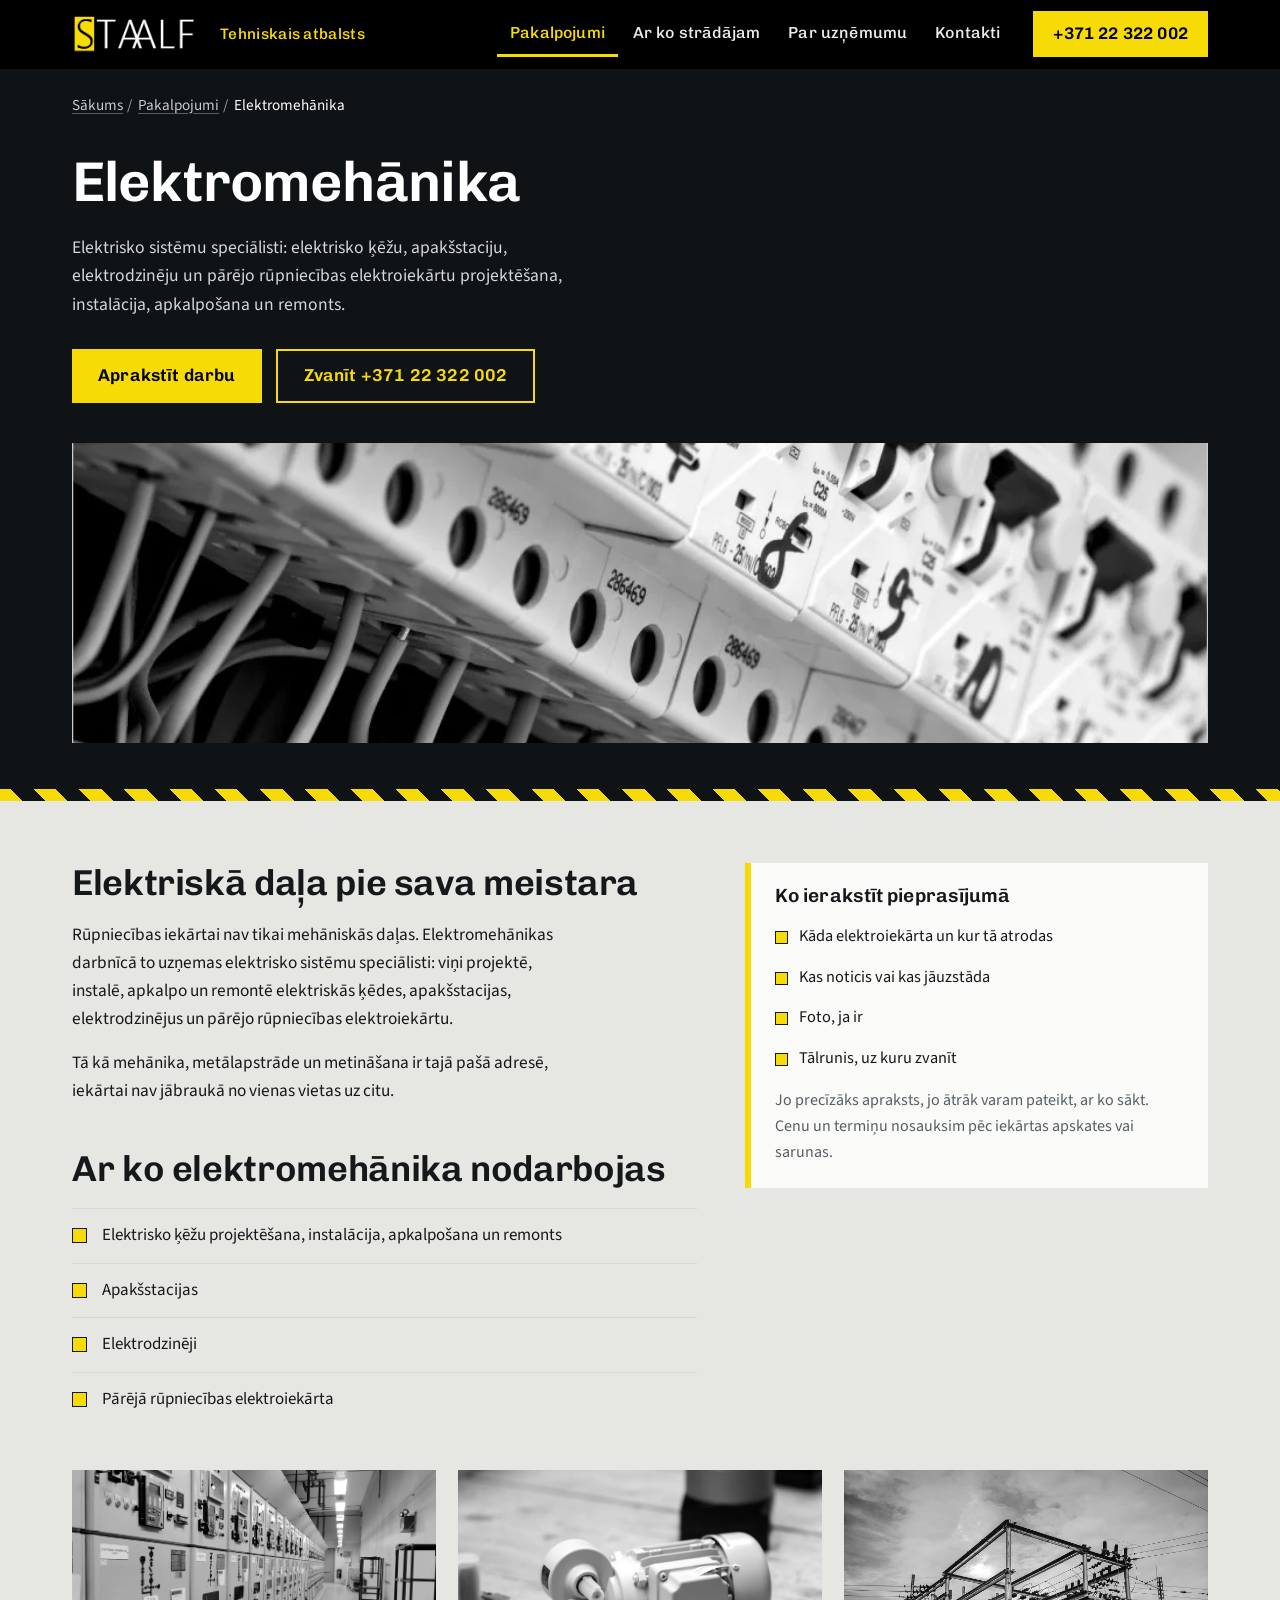
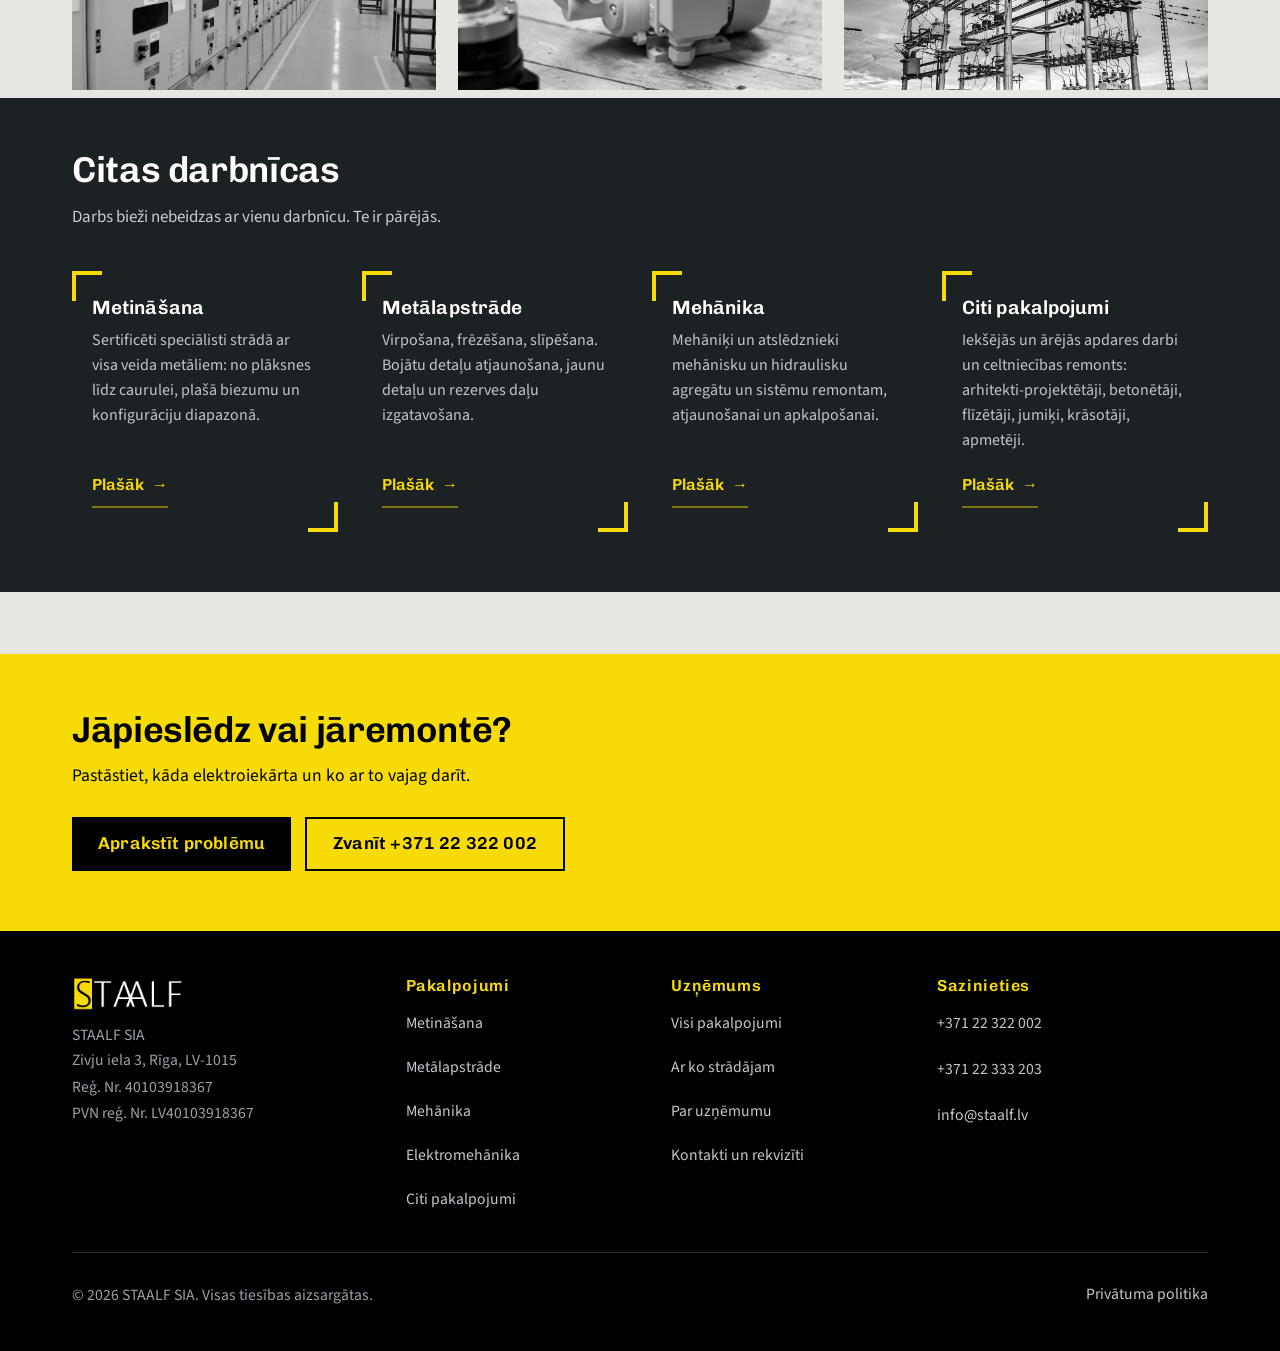
<file: elektromehanika.html>
<!DOCTYPE html>
<html lang="lv">
<head>
<meta charset="utf-8">
<meta name="robots" content="noindex, nofollow">
<meta name="viewport" content="width=device-width, initial-scale=1">
<title>Elektromehānika: elektrodzinēji un apakšstacijas | STAALF</title>
<meta name="description" content="Elektromehānika Rīgā: elektrisko ķēžu, apakšstaciju, elektrodzinēju un rūpniecības elektroiekārtu projektēšana, instalācija, apkalpošana, remonts.">
<meta property="og:title" content="Elektromehānika: elektrodzinēji un apakšstacijas | STAALF">
<meta property="og:description" content="Elektromehānika Rīgā: elektrisko ķēžu, apakšstaciju, elektrodzinēju un rūpniecības elektroiekārtu projektēšana, instalācija, apkalpošana, remonts.">
<meta property="og:type" content="website">
<meta property="og:locale" content="lv_LV">
<link rel="icon" href="data:image/svg+xml,%3Csvg xmlns='http://www.w3.org/2000/svg' viewBox='0 0 32 32'%3E%3Crect width='32' height='32' fill='%23F7DB07'/%3E%3Ctext x='16' y='24' font-family='Helvetica,Arial,sans-serif' font-size='24' font-weight='500' text-anchor='middle' fill='%23101315'%3ES%3C/text%3E%3C/svg%3E">
<link rel="preload" href="fonts/chivo-latin-ext.woff2" as="font" type="font/woff2" crossorigin>
<link rel="stylesheet" href="css/site.css">
<script type="application/ld+json">{"@context": "https://schema.org", "@type": "BreadcrumbList", "itemListElement": [{"@type": "ListItem", "position": 1, "name": "Sākums", "item": "https://staalf.lv/index.html"}, {"@type": "ListItem", "position": 2, "name": "Pakalpojumi", "item": "https://staalf.lv/pakalpojumi.html"}, {"@type": "ListItem", "position": 3, "name": "Elektromehānika", "item": "https://staalf.lv/elektromehanika.html"}]}</script>
<script type="application/ld+json">{"@context": "https://schema.org", "@type": "Service", "name": "Elektromehānika", "description": "Elektromehānika Rīgā: elektrisko ķēžu, apakšstaciju, elektrodzinēju un rūpniecības elektroiekārtu projektēšana, instalācija, apkalpošana, remonts.", "serviceType": "Elektromehānika", "url": "https://staalf.lv/elektromehanika.html", "provider": {"@type": "Organization", "name": "STAALF SIA", "url": "https://staalf.lv/"}}</script>

</head>
<body>
<a class="skip" href="#saturs">Pāriet uz saturu</a>
<header class="galvene">
  <div class="ietvars galvene-in">
    <a class="logo-saite" href="index.html" aria-label="STAALF, uz sākumlapu"><img class="logo" src="img/logo.png" alt="STAALF" width="300" height="89"></a>
    <span class="sauklis">Tehniskais atbalsts</span>
    <span class="galvene-atstarpe"></span>
    <nav class="izvelne" id="galvenaIzvelne" aria-label="Galvenā izvēlne">
      <a href="pakalpojumi.html" aria-current="true">Pakalpojumi</a>
      <a href="ar-ko-stradajam.html">Ar ko strādājam</a>
      <a href="par-uznemumu.html">Par uzņēmumu</a>
      <a href="kontakti.html">Kontakti</a>
    </nav>
    <a class="galvenes-zvans" href="tel:+37122322002" aria-label="Zvanīt +371 22 322 002"><span class="zvans-pilns">+371 22 322 002</span><span class="zvans-iss">Zvanīt</span></a>
    <button class="izv-poga" type="button" aria-expanded="false" aria-controls="galvenaIzvelne" aria-label="Atvērt izvēlni">
      <svg class="b" viewBox="0 0 24 24" fill="none" stroke="currentColor" stroke-width="2.4" stroke-linecap="square" aria-hidden="true"><path d="M3 6h18M3 12h18M3 18h18"/></svg>
      <svg class="x" viewBox="0 0 24 24" fill="none" stroke="currentColor" stroke-width="2.4" stroke-linecap="square" aria-hidden="true"><path d="M5 5l14 14M19 5L5 19"/></svg>
    </button>
  </div>
</header>
<main id="saturs">
<section class="ievads ievads-iekseja">
    <div class="ietvars">
      <nav class="drupatas" aria-label="Navigācijas ceļš"><ol><li><a href="index.html">Sākums</a></li><li><a href="pakalpojumi.html">Pakalpojumi</a></li><li><span aria-current="page">Elektromehānika</span></li></ol></nav>
      <h1>Elektromehānika</h1>
      <p class="lids">Elektrisko sistēmu speciālisti: elektrisko ķēžu, apakšstaciju, elektrodzinēju un pārējo rūpniecības elektroiekārtu projektēšana, instalācija, apkalpošana un remonts.</p>
      <div class="pogas">
        <a class="poga poga-galvena" href="kontakti.html?iekarta=elektrodzinejs#forma">Aprakstīt darbu</a>
        <a class="poga poga-otra" href="tel:+37122322002">Zvanīt +371 22 322 002</a>
      </div>
    </div>
    <div class="ietvars">
      <figure class="lente lente-liela">
        <img src="img/elektromehanika.webp" alt="Rinda automātslēdžu elektrosadales skapī ar pievienotiem vadiem" width="976" height="348" style="object-position:center">
      </figure>
    </div>
    <div class="bridinajums"></div>
  </section>

  <section class="sadala">
    <div class="ietvars divi">
      <div>
        <h2>Elektriskā daļa pie sava meistara</h2>
        <div class="teksts-bloks" style="margin-top:18px">
          <p>Rūpniecības iekārtai nav tikai mehāniskās daļas. Elektromehānikas darbnīcā to uzņemas elektrisko sistēmu speciālisti: viņi projektē, instalē, apkalpo un remontē elektriskās ķēdes, apakšstacijas, elektrodzinējus un pārējo rūpniecības elektroiekārtu.</p>
          <p>Tā kā mehānika, metālapstrāde un metināšana ir tajā pašā adresē, iekārtai nav jābraukā no vienas vietas uz citu.</p>
        </div>
        <h2 style="margin-top:44px">Ar ko elektromehānika nodarbojas</h2>
        <ul class="saraksts saraksts-bez" style="columns:1">
          <li>Elektrisko ķēžu projektēšana, instalācija, apkalpošana un remonts</li>
          <li>Apakšstacijas</li>
          <li>Elektrodzinēji</li>
          <li>Pārējā rūpniecības elektroiekārta</li>
        </ul>
      </div>
      <aside class="malu-kaste" aria-labelledby="aside-elektromehanika">
        <h3 id="aside-elektromehanika">Ko ierakstīt pieprasījumā</h3>
        <ul><li>Kāda elektroiekārta un kur tā atrodas</li><li>Kas noticis vai kas jāuzstāda</li><li>Foto, ja ir</li><li>Tālrunis, uz kuru zvanīt</li></ul>
        <p>Jo precīzāks apraksts, jo ātrāk varam pateikt, ar ko sākt. Cenu un termiņu nosauksim pēc iekārtas apskates vai sarunas.</p>
      </aside>
    </div>
    <div class="ietvars"><div class="foto-pari" style="margin-top:44px"><figure><img src="img/sadales-skapji.webp" alt="Elektrisko sadales skapju rinda gaiteņa malā" width="1600" height="897" loading="lazy" style="object-position:center"></figure><figure><img src="img/elektrodzinejs.webp" alt="Mazs elektrodzinējs ar reduktoru uz koka galda" width="1200" height="800" loading="lazy" style="object-position:center"></figure><figure><img src="img/apakstacija.webp" alt="Elektroapakšstacijas metāla konstrukcija zem mākoņainām debesīm" width="1400" height="868" loading="lazy" style="object-position:center 40%"></figure></div></div>
  </section>
  

  <section class="cehs">
    <div class="ietvars">
      <h2>Citas darbnīcas</h2>
      <p class="cehs-ievads">Darbs bieži nebeidzas ar vienu darbnīcu. Te ir pārējās.</p>
      <div class="posti-apvalks">
        <div class="posti rinda">
          <article class="posts">
            <h3>Metināšana</h3>
            <p>Sertificēti speciālisti strādā ar visa veida metāliem: no plāksnes līdz caurulei, plašā biezumu un konfigurāciju diapazonā.</p>
            <a class="vairak" href="metinasana.html">Plašāk<span class="vh">: Metināšana</span></a>
          </article>
          <article class="posts">
            <h3>Metālapstrāde</h3>
            <p>Virpošana, frēzēšana, slīpēšana. Bojātu detaļu atjaunošana, jaunu detaļu un rezerves daļu izgatavošana.</p>
            <a class="vairak" href="metalapstrade.html">Plašāk<span class="vh">: Metālapstrāde</span></a>
          </article>
          <article class="posts">
            <h3>Mehānika</h3>
            <p>Mehāniķi un atslēdznieki mehānisku un hidraulisku agregātu un sistēmu remontam, atjaunošanai un apkalpošanai.</p>
            <a class="vairak" href="mehanika.html">Plašāk<span class="vh">: Mehānika</span></a>
          </article>
          <article class="posts">
            <h3>Citi pakalpojumi</h3>
            <p>Iekšējās un ārējās apdares darbi un celtniecības remonts: arhitekti-projektētāji, betonētāji, flīzētāji, jumiķi, krāsotāji, apmetēji.</p>
            <a class="vairak" href="citi-pakalpojumi.html">Plašāk<span class="vh">: Citi pakalpojumi</span></a>
          </article>
        </div>
      </div>
    </div>
  </section>
  <section class="kontakti uz-dzeltena">
    <div class="ietvars">
      <h2>Jāpieslēdz vai jāremontē?</h2>
      <p style="margin-top:12px;max-width:60ch;font-size:1.1rem">Pastāstiet, kāda elektroiekārta un ko ar to vajag darīt.</p>
      <div class="pogas">
        <a class="poga poga-galvena" href="kontakti.html?iekarta=elektrodzinejs#forma">Aprakstīt problēmu</a>
        <a class="poga poga-otra" href="tel:+37122322002">Zvanīt +371 22 322 002</a>
      </div>
    </div>
  </section>

</main>
<footer class="peda">
  <div class="ietvars">
    <div class="peda-tikls">
      <div>
        <img class="logo" src="img/logo.png" alt="STAALF" width="300" height="89">
        <p>STAALF SIA<br>Zivju iela 3, Rīga, LV-1015</p>
        <p>Reģ. Nr. 40103918367<br>PVN reģ. Nr. LV40103918367</p>
      </div>
      <div>
        <h2>Pakalpojumi</h2>
        <ul>
          <li><a href="metinasana.html">Metināšana</a></li>
          <li><a href="metalapstrade.html">Metālapstrāde</a></li>
          <li><a href="mehanika.html">Mehānika</a></li>
          <li><a href="elektromehanika.html">Elektromehānika</a></li>
          <li><a href="citi-pakalpojumi.html">Citi pakalpojumi</a></li>
        </ul>
      </div>
      <div>
        <h2>Uzņēmums</h2>
        <ul>
          <li><a href="pakalpojumi.html">Visi pakalpojumi</a></li>
          <li><a href="ar-ko-stradajam.html">Ar ko strādājam</a></li>
          <li><a href="par-uznemumu.html">Par uzņēmumu</a></li>
          <li><a href="kontakti.html">Kontakti un rekvizīti</a></li>
        </ul>
      </div>
      <div class="pk">
        <h2>Sazinieties</h2>
        <p><a href="tel:+37122322002">+371 22 322 002</a></p>
        <p><a href="tel:+37122333203">+371 22 333 203</a></p>
        <p><a href="mailto:info@staalf.lv">info@staalf.lv</a></p>
      </div>
    </div>
    <div class="peda-apakss">
      <p>© 2026 STAALF SIA. Visas tiesības aizsargātas.</p>
      <a href="privatuma-politika.html">Privātuma politika</a>
    </div>
  </div>
</footer>
<script src="js/site.js" defer></script>
</body>
</html>
</file>
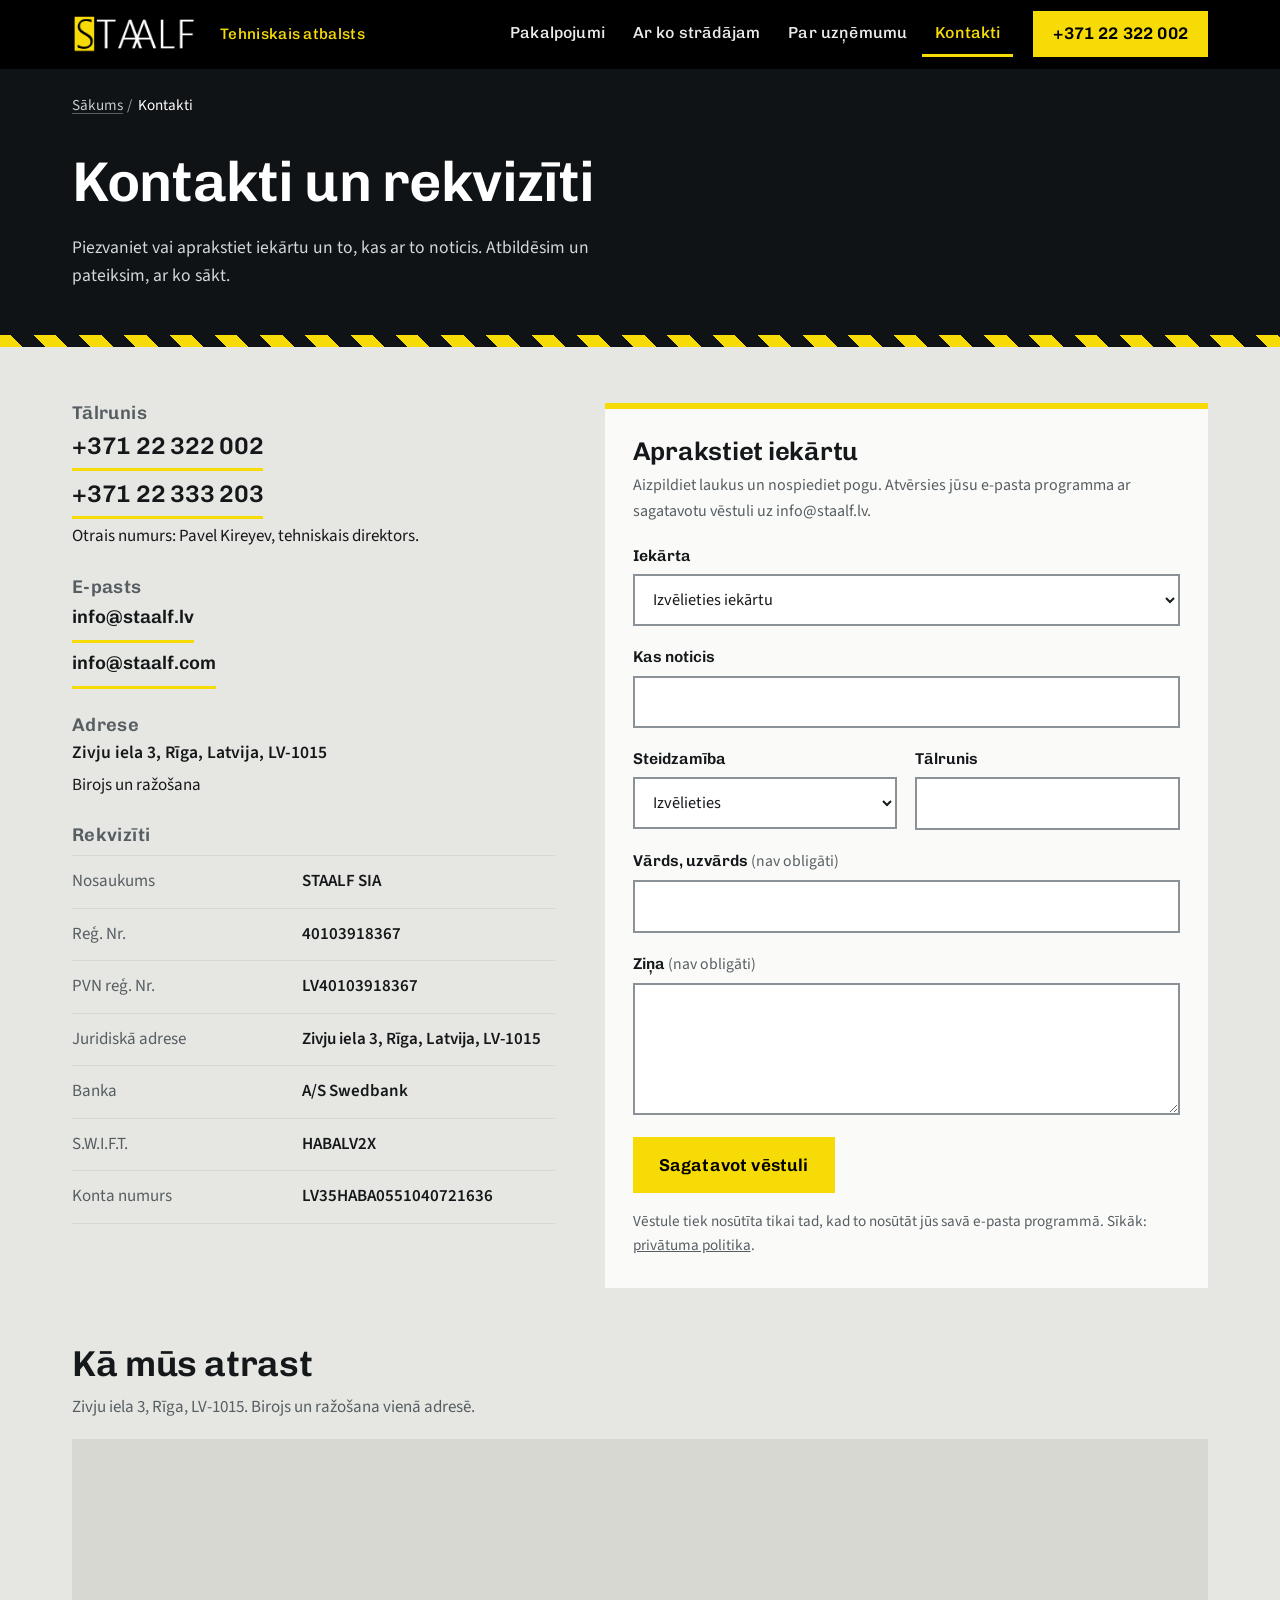
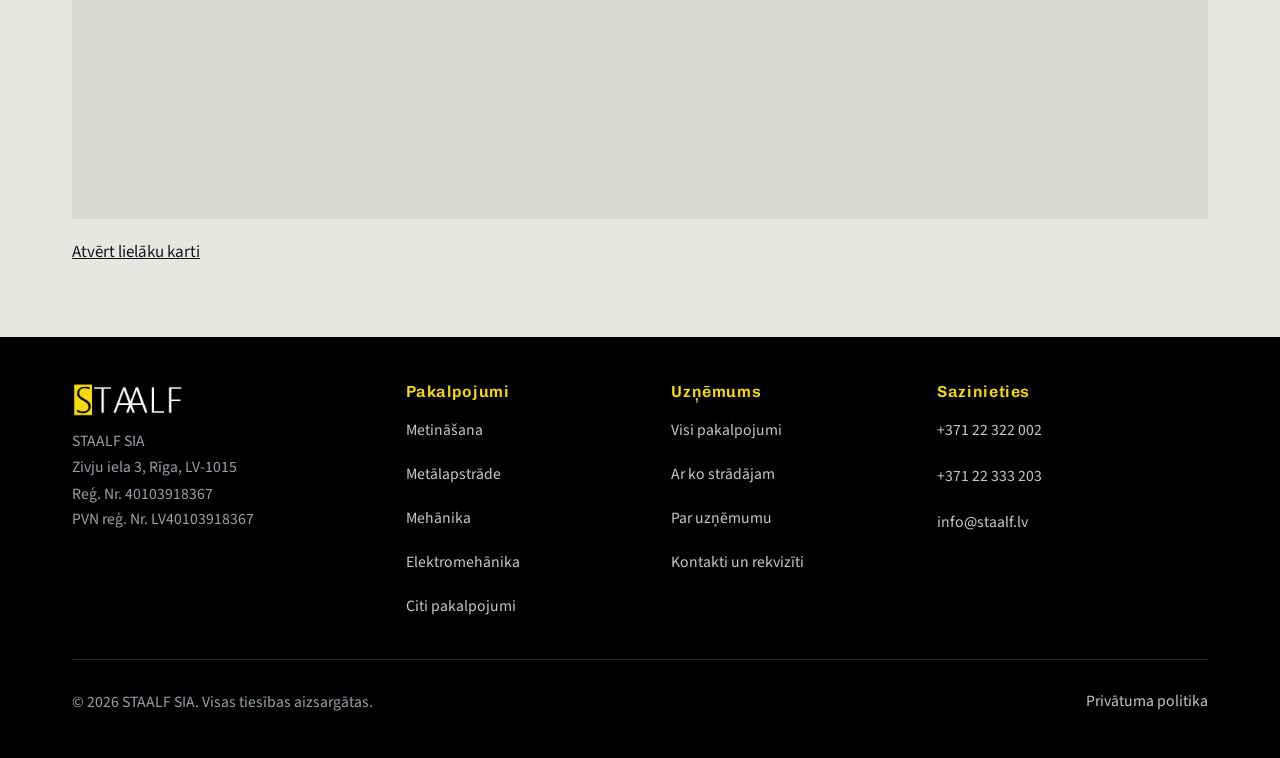
<file: kontakti.html>
<!DOCTYPE html>
<html lang="lv">
<head>
<meta charset="utf-8">
<meta name="robots" content="noindex, nofollow">
<meta name="viewport" content="width=device-width, initial-scale=1">
<title>Kontakti un rekvizīti | STAALF, Zivju iela 3, Rīga</title>
<meta name="description" content="STAALF kontakti: tālrunis +371 22 322 002, e-pasts info@staalf.lv, Zivju iela 3, Rīga. Pieprasījuma forma, karte un rekvizīti.">
<meta property="og:title" content="Kontakti un rekvizīti | STAALF, Zivju iela 3, Rīga">
<meta property="og:description" content="STAALF kontakti: tālrunis +371 22 322 002, e-pasts info@staalf.lv, Zivju iela 3, Rīga. Pieprasījuma forma, karte un rekvizīti.">
<meta property="og:type" content="website">
<meta property="og:locale" content="lv_LV">
<link rel="icon" href="data:image/svg+xml,%3Csvg xmlns='http://www.w3.org/2000/svg' viewBox='0 0 32 32'%3E%3Crect width='32' height='32' fill='%23F7DB07'/%3E%3Ctext x='16' y='24' font-family='Helvetica,Arial,sans-serif' font-size='24' font-weight='500' text-anchor='middle' fill='%23101315'%3ES%3C/text%3E%3C/svg%3E">
<link rel="preload" href="fonts/chivo-latin-ext.woff2" as="font" type="font/woff2" crossorigin>
<link rel="stylesheet" href="css/site.css">
<script type="application/ld+json">{"@context": "https://schema.org", "@type": "Organization", "name": "STAALF SIA", "legalName": "STAALF SIA", "url": "https://staalf.lv/", "logo": "https://staalf.lv/img/logo.png", "foundingDate": "2015-08-03", "vatID": "LV40103918367", "email": "info@staalf.lv", "telephone": ["+371 22 322 002", "+371 22 333 203"], "address": {"@type": "PostalAddress", "streetAddress": "Zivju iela 3", "addressLocality": "Rīga", "postalCode": "LV-1015", "addressCountry": "LV"}}</script>
<script type="application/ld+json">{"@context": "https://schema.org", "@type": "BreadcrumbList", "itemListElement": [{"@type": "ListItem", "position": 1, "name": "Sākums", "item": "https://staalf.lv/index.html"}, {"@type": "ListItem", "position": 2, "name": "Kontakti", "item": "https://staalf.lv/kontakti.html"}]}</script>

</head>
<body>
<a class="skip" href="#saturs">Pāriet uz saturu</a>
<header class="galvene">
  <div class="ietvars galvene-in">
    <a class="logo-saite" href="index.html" aria-label="STAALF, uz sākumlapu"><img class="logo" src="img/logo.png" alt="STAALF" width="300" height="89"></a>
    <span class="sauklis">Tehniskais atbalsts</span>
    <span class="galvene-atstarpe"></span>
    <nav class="izvelne" id="galvenaIzvelne" aria-label="Galvenā izvēlne">
      <a href="pakalpojumi.html">Pakalpojumi</a>
      <a href="ar-ko-stradajam.html">Ar ko strādājam</a>
      <a href="par-uznemumu.html">Par uzņēmumu</a>
      <a href="kontakti.html" aria-current="page">Kontakti</a>
    </nav>
    <a class="galvenes-zvans" href="tel:+37122322002" aria-label="Zvanīt +371 22 322 002"><span class="zvans-pilns">+371 22 322 002</span><span class="zvans-iss">Zvanīt</span></a>
    <button class="izv-poga" type="button" aria-expanded="false" aria-controls="galvenaIzvelne" aria-label="Atvērt izvēlni">
      <svg class="b" viewBox="0 0 24 24" fill="none" stroke="currentColor" stroke-width="2.4" stroke-linecap="square" aria-hidden="true"><path d="M3 6h18M3 12h18M3 18h18"/></svg>
      <svg class="x" viewBox="0 0 24 24" fill="none" stroke="currentColor" stroke-width="2.4" stroke-linecap="square" aria-hidden="true"><path d="M5 5l14 14M19 5L5 19"/></svg>
    </button>
  </div>
</header>
<main id="saturs">
<section class="ievads ievads-iekseja">
    <div class="ietvars">
      <nav class="drupatas" aria-label="Navigācijas ceļš"><ol><li><a href="index.html">Sākums</a></li><li><span aria-current="page">Kontakti</span></li></ol></nav>
      <h1>Kontakti un rekvizīti</h1>
      <p class="lids">Piezvaniet vai aprakstiet iekārtu un to, kas ar to noticis. Atbildēsim un pateiksim, ar ko sākt.</p>
    </div>
    <div class="bridinajums" style="margin-top:44px"></div>
  </section>

  <span id="forma"></span>
  <section class="kontaktu-lapa">
    <div class="ietvars kontaktu-tikls">
      <div>
        <div class="kontakta-bloks">
          <h2>Tālrunis</h2>
          <a class="liels" href="tel:+37122322002">+371 22 322 002</a><br>
          <a class="liels" href="tel:+37122333203">+371 22 333 203</a>
          <p>Otrais numurs: Pavel Kireyev, tehniskais direktors.</p>
        </div>
        <div class="kontakta-bloks">
          <h2>E-pasts</h2>
          <a class="videjs" href="mailto:info@staalf.lv">info@staalf.lv</a><br>
          <a class="videjs" href="mailto:info@staalf.com">info@staalf.com</a>
        </div>
        <div class="kontakta-bloks">
          <h2>Adrese</h2>
          <p style="font-size:1.1rem;font-weight:600">Zivju iela 3, Rīga, Latvija, LV-1015</p>
          <p>Birojs un ražošana</p>
        </div>
        <div class="kontakta-bloks">
          <h2>Rekvizīti</h2>
          <dl class="dati" style="margin-top:10px">
            <dt>Nosaukums</dt><dd>STAALF SIA</dd>
            <dt>Reģ. Nr.</dt><dd>40103918367</dd>
            <dt>PVN reģ. Nr.</dt><dd>LV40103918367</dd>
            <dt>Juridiskā adrese</dt><dd>Zivju iela 3, Rīga, Latvija, LV-1015</dd>
            <dt>Banka</dt><dd>A/S Swedbank</dd>
            <dt>S.W.I.F.T.</dt><dd>HABALV2X</dd>
            <dt>Konta numurs</dt><dd>LV35HABA0551040721636</dd>
          </dl>
        </div>
      </div>

      <form class="forma" id="pieprasijumaForma" aria-labelledby="forma-virsraksts" method="post" action="mailto:info@staalf.lv" enctype="text/plain" novalidate>
        <h2 id="forma-virsraksts">Aprakstiet iekārtu</h2>
        <p class="forma-ievads">Aizpildiet laukus un nospiediet pogu. Atvērsies jūsu e-pasta programma ar sagatavotu vēstuli uz info@staalf.lv.</p>
        <div class="forma-kopsavilkums" id="formaKopsavilkums" role="alert" aria-live="assertive"></div>

        <div class="lauks">
          <label for="f-iekarta">Iekārta</label>
          <select id="f-iekarta" name="iekarta" required aria-describedby="f-iekarta-kluda" data-kluda="Izvēlieties iekārtu no saraksta."><option value="" data-kods="">Izvēlieties iekārtu</option><option value="Dīzeļģenerators" data-kods="dizelgenerators">Dīzeļģenerators</option><option value="Dzinējs" data-kods="dzinejs">Dzinējs</option><option value="Hidrauliskais sūknis" data-kods="hidrauliskais-suknis">Hidrauliskais sūknis</option><option value="Ražošanas iekārta vai darbmašīna" data-kods="razosanas-iekarta">Ražošanas iekārta vai darbmašīna</option><option value="Elektrodzinējs" data-kods="elektrodzinejs">Elektrodzinējs</option><option value="Apakšstacija vai elektriskā ķēde" data-kods="apakstacija">Apakšstacija vai elektriskā ķēde</option><option value="Detaļas atjaunošana vai izgatavošana" data-kods="detala">Detaļas atjaunošana vai izgatavošana</option><option value="Metināšanas darbs" data-kods="metinasana">Metināšanas darbs</option><option value="Apdare vai celtniecības remonts" data-kods="apdare">Apdare vai celtniecības remonts</option><option value="Cita iekārta" data-kods="cita">Cita iekārta</option></select>
          <p class="kluda-teksts" id="f-iekarta-kluda"></p>
        </div>
        <div class="lauks">
          <label for="f-noticis">Kas noticis</label>
          <input id="f-noticis" name="noticis" type="text" required autocomplete="off" aria-describedby="f-noticis-kluda" data-kluda="Īsi aprakstiet, kas noticis.">
          <p class="kluda-teksts" id="f-noticis-kluda"></p>
        </div>
        <div class="lauku-rinda">
          <div class="lauks">
            <label for="f-steidzamiba">Steidzamība</label>
            <select id="f-steidzamiba" name="steidzamiba" required aria-describedby="f-steidzamiba-kluda" data-kluda="Izvēlieties steidzamību.">
              <option value="">Izvēlieties</option>
              <option value="Avārija, iekārta stāv">Avārija, iekārta stāv</option>
              <option value="Tuvākajās dienās">Tuvākajās dienās</option>
              <option value="Plānots darbs, nav steidzami">Plānots darbs, nav steidzami</option>
            </select>
            <p class="kluda-teksts" id="f-steidzamiba-kluda"></p>
          </div>
          <div class="lauks">
            <label for="f-talrunis">Tālrunis</label>
            <input id="f-talrunis" name="talrunis" type="tel" inputmode="tel" autocomplete="tel" required aria-describedby="f-talrunis-kluda" data-kluda="Ierakstiet tālruņa numuru, uz kuru zvanīt.">
            <p class="kluda-teksts" id="f-talrunis-kluda"></p>
          </div>
        </div>
        <div class="lauks">
          <label for="f-vards">Vārds, uzvārds <span class="nav-obl">(nav obligāti)</span></label>
          <input id="f-vards" name="vards" type="text" autocomplete="name">
        </div>
        <div class="lauks">
          <label for="f-zina">Ziņa <span class="nav-obl">(nav obligāti)</span></label>
          <textarea id="f-zina" name="zina" rows="4"></textarea>
        </div>
        <button class="poga poga-galvena" type="submit">Sagatavot vēstuli</button>
        <p class="forma-piezime">Vēstule tiek nosūtīta tikai tad, kad to nosūtāt jūs savā e-pasta programmā. Sīkāk: <a href="privatuma-politika.html">privātuma politika</a>.</p>
      </form>
    </div>

    <div class="ietvars karte">
      <h2>Kā mūs atrast</h2>
      <p style="margin:10px 0 18px;color:var(--teksts-kluss)">Zivju iela 3, Rīga, LV-1015. Birojs un ražošana vienā adresē.</p>
      <iframe title="Karte: Zivju iela 3, Rīga" loading="lazy" referrerpolicy="no-referrer"
        src="https://www.openstreetmap.org/export/embed.html?bbox=24.0739%2C57.0324%2C24.0939%2C57.0404&amp;layer=mapnik&amp;marker=57.0364%2C24.0839"></iframe>
      <p class="karte-saite"><a href="https://www.openstreetmap.org/?mlat=57.0364&amp;mlon=24.0839#map=17/57.0364/24.0839" rel="noopener" target="_blank">Atvērt lielāku karti<span class="vh"> (jauna cilne, OpenStreetMap)</span></a></p>
    </div>
  </section>
  <div style="height:62px"></div>

</main>
<footer class="peda">
  <div class="ietvars">
    <div class="peda-tikls">
      <div>
        <img class="logo" src="img/logo.png" alt="STAALF" width="300" height="89">
        <p>STAALF SIA<br>Zivju iela 3, Rīga, LV-1015</p>
        <p>Reģ. Nr. 40103918367<br>PVN reģ. Nr. LV40103918367</p>
      </div>
      <div>
        <h2>Pakalpojumi</h2>
        <ul>
          <li><a href="metinasana.html">Metināšana</a></li>
          <li><a href="metalapstrade.html">Metālapstrāde</a></li>
          <li><a href="mehanika.html">Mehānika</a></li>
          <li><a href="elektromehanika.html">Elektromehānika</a></li>
          <li><a href="citi-pakalpojumi.html">Citi pakalpojumi</a></li>
        </ul>
      </div>
      <div>
        <h2>Uzņēmums</h2>
        <ul>
          <li><a href="pakalpojumi.html">Visi pakalpojumi</a></li>
          <li><a href="ar-ko-stradajam.html">Ar ko strādājam</a></li>
          <li><a href="par-uznemumu.html">Par uzņēmumu</a></li>
          <li><a href="kontakti.html">Kontakti un rekvizīti</a></li>
        </ul>
      </div>
      <div class="pk">
        <h2>Sazinieties</h2>
        <p><a href="tel:+37122322002">+371 22 322 002</a></p>
        <p><a href="tel:+37122333203">+371 22 333 203</a></p>
        <p><a href="mailto:info@staalf.lv">info@staalf.lv</a></p>
      </div>
    </div>
    <div class="peda-apakss">
      <p>© 2026 STAALF SIA. Visas tiesības aizsargātas.</p>
      <a href="privatuma-politika.html">Privātuma politika</a>
    </div>
  </div>
</footer>
<script src="js/site.js" defer></script>
</body>
</html>
</file>
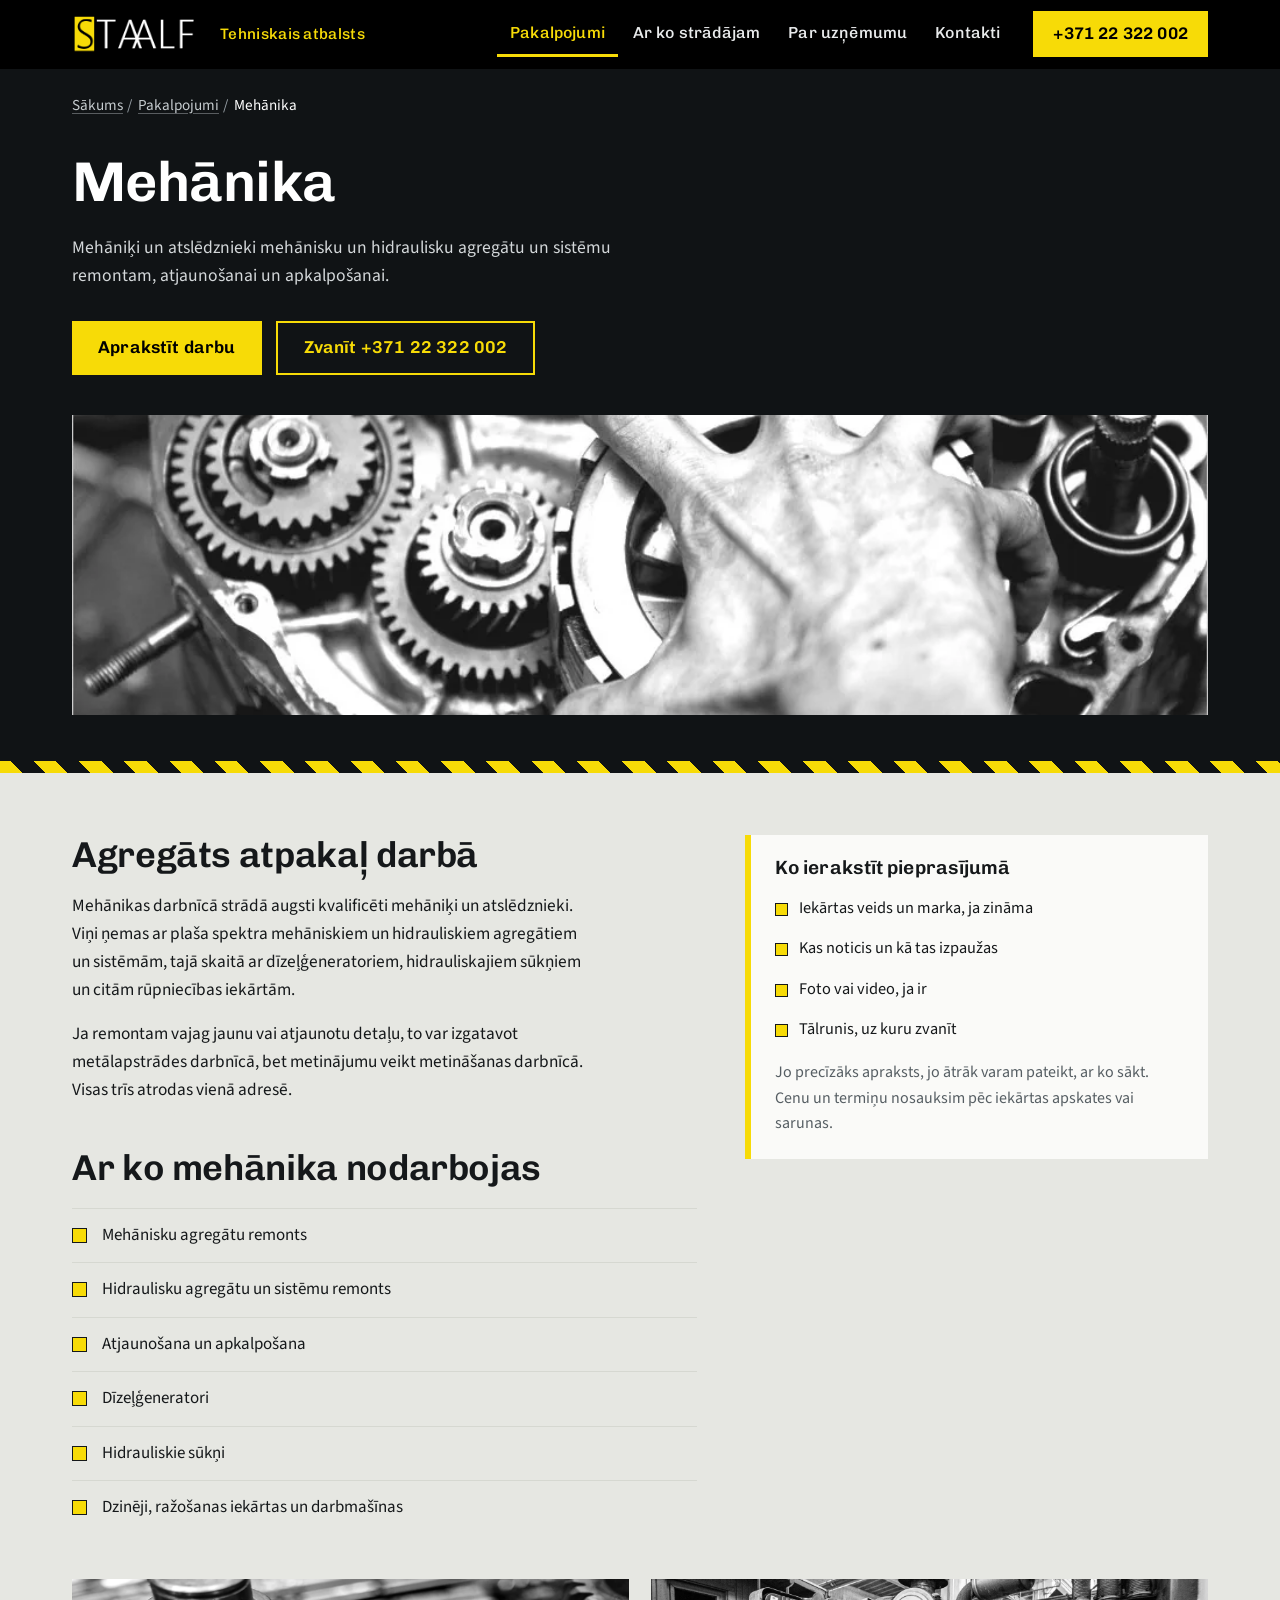
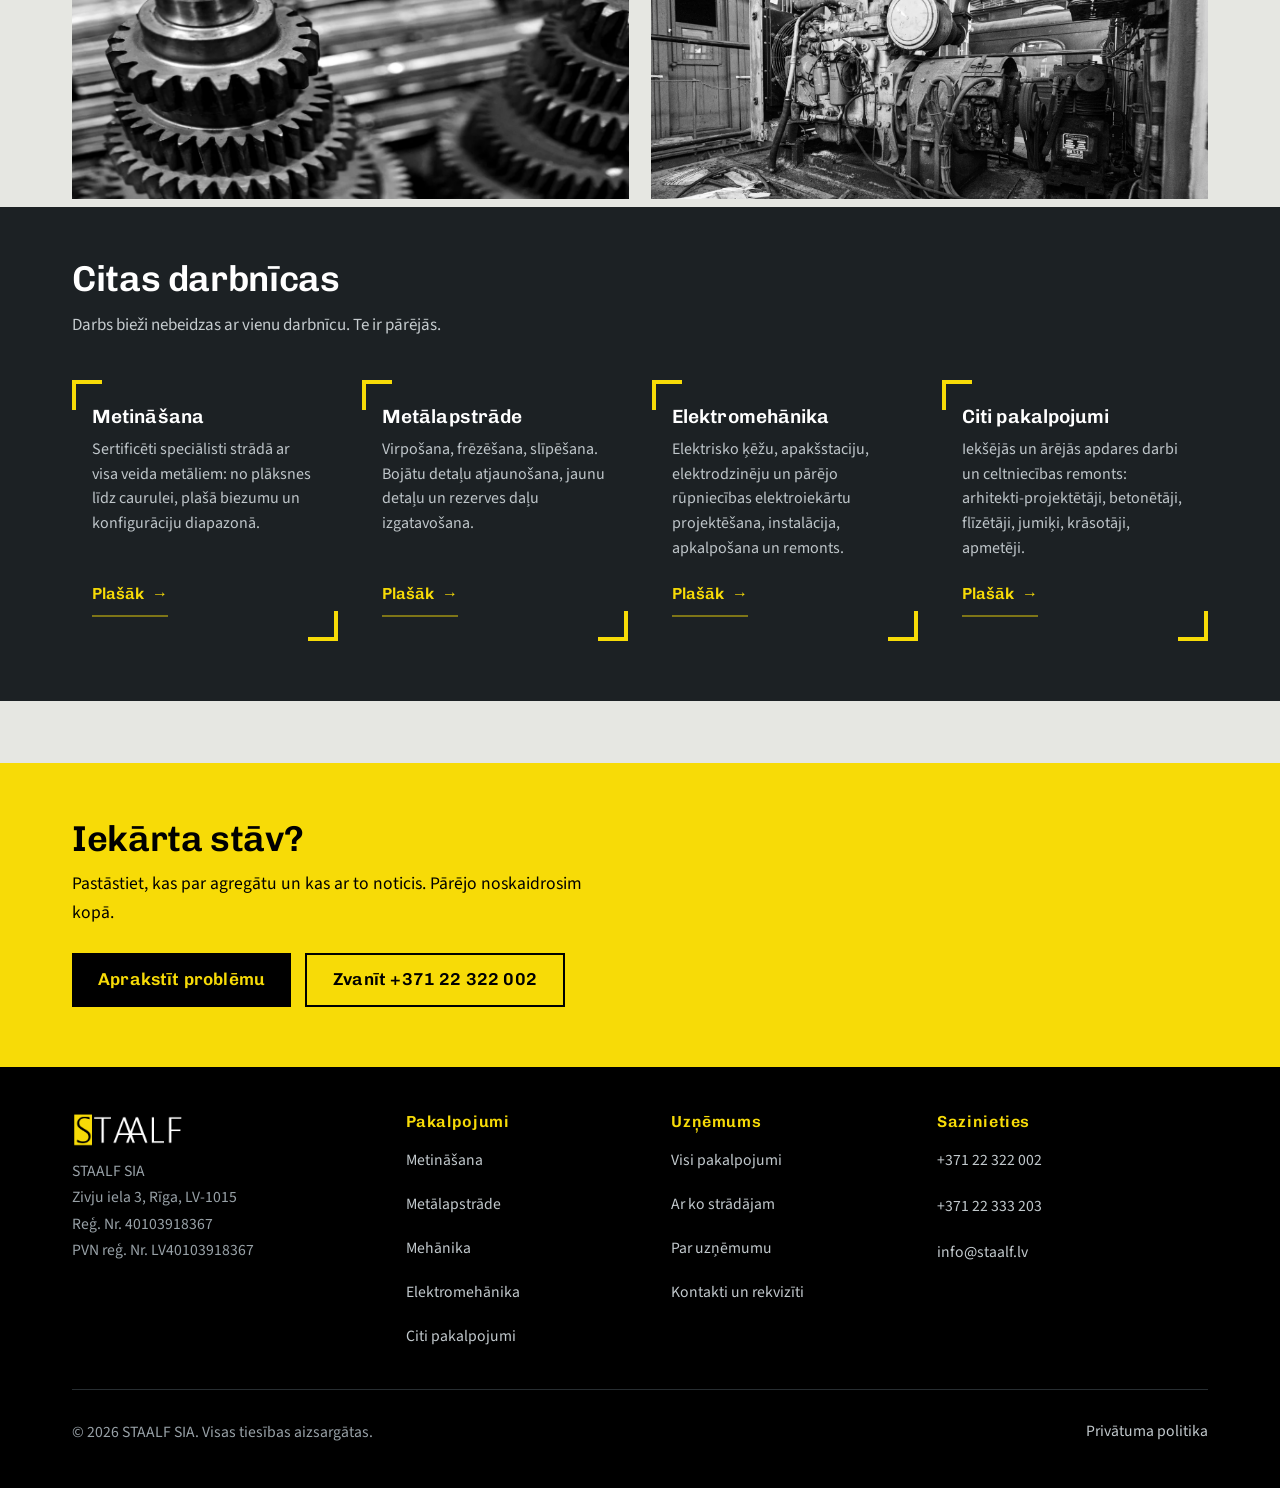
<file: mehanika.html>
<!DOCTYPE html>
<html lang="lv">
<head>
<meta charset="utf-8">
<meta name="robots" content="noindex, nofollow">
<meta name="viewport" content="width=device-width, initial-scale=1">
<title>Mehānika: agregātu remonts un apkalpošana Rīgā | STAALF</title>
<meta name="description" content="Mehāniķi un atslēdznieki remontē, atjauno un apkalpo mehāniskus un hidraulisku agregātus: dīzeļģeneratorus, sūkņus, rūpniecības iekārtas. Rīga.">
<meta property="og:title" content="Mehānika: agregātu remonts un apkalpošana Rīgā | STAALF">
<meta property="og:description" content="Mehāniķi un atslēdznieki remontē, atjauno un apkalpo mehāniskus un hidraulisku agregātus: dīzeļģeneratorus, sūkņus, rūpniecības iekārtas. Rīga.">
<meta property="og:type" content="website">
<meta property="og:locale" content="lv_LV">
<link rel="icon" href="data:image/svg+xml,%3Csvg xmlns='http://www.w3.org/2000/svg' viewBox='0 0 32 32'%3E%3Crect width='32' height='32' fill='%23F7DB07'/%3E%3Ctext x='16' y='24' font-family='Helvetica,Arial,sans-serif' font-size='24' font-weight='500' text-anchor='middle' fill='%23101315'%3ES%3C/text%3E%3C/svg%3E">
<link rel="preload" href="fonts/chivo-latin-ext.woff2" as="font" type="font/woff2" crossorigin>
<link rel="stylesheet" href="css/site.css">
<script type="application/ld+json">{"@context": "https://schema.org", "@type": "BreadcrumbList", "itemListElement": [{"@type": "ListItem", "position": 1, "name": "Sākums", "item": "https://staalf.lv/index.html"}, {"@type": "ListItem", "position": 2, "name": "Pakalpojumi", "item": "https://staalf.lv/pakalpojumi.html"}, {"@type": "ListItem", "position": 3, "name": "Mehānika", "item": "https://staalf.lv/mehanika.html"}]}</script>
<script type="application/ld+json">{"@context": "https://schema.org", "@type": "Service", "name": "Mehānisko un hidraulisko agregātu remonts", "description": "Mehāniķi un atslēdznieki remontē, atjauno un apkalpo mehāniskus un hidraulisku agregātus: dīzeļģeneratorus, sūkņus, rūpniecības iekārtas. Rīga.", "serviceType": "Mehānisko un hidraulisko agregātu remonts", "url": "https://staalf.lv/mehanika.html", "provider": {"@type": "Organization", "name": "STAALF SIA", "url": "https://staalf.lv/"}}</script>

</head>
<body>
<a class="skip" href="#saturs">Pāriet uz saturu</a>
<header class="galvene">
  <div class="ietvars galvene-in">
    <a class="logo-saite" href="index.html" aria-label="STAALF, uz sākumlapu"><img class="logo" src="img/logo.png" alt="STAALF" width="300" height="89"></a>
    <span class="sauklis">Tehniskais atbalsts</span>
    <span class="galvene-atstarpe"></span>
    <nav class="izvelne" id="galvenaIzvelne" aria-label="Galvenā izvēlne">
      <a href="pakalpojumi.html" aria-current="true">Pakalpojumi</a>
      <a href="ar-ko-stradajam.html">Ar ko strādājam</a>
      <a href="par-uznemumu.html">Par uzņēmumu</a>
      <a href="kontakti.html">Kontakti</a>
    </nav>
    <a class="galvenes-zvans" href="tel:+37122322002" aria-label="Zvanīt +371 22 322 002"><span class="zvans-pilns">+371 22 322 002</span><span class="zvans-iss">Zvanīt</span></a>
    <button class="izv-poga" type="button" aria-expanded="false" aria-controls="galvenaIzvelne" aria-label="Atvērt izvēlni">
      <svg class="b" viewBox="0 0 24 24" fill="none" stroke="currentColor" stroke-width="2.4" stroke-linecap="square" aria-hidden="true"><path d="M3 6h18M3 12h18M3 18h18"/></svg>
      <svg class="x" viewBox="0 0 24 24" fill="none" stroke="currentColor" stroke-width="2.4" stroke-linecap="square" aria-hidden="true"><path d="M5 5l14 14M19 5L5 19"/></svg>
    </button>
  </div>
</header>
<main id="saturs">
<section class="ievads ievads-iekseja">
    <div class="ietvars">
      <nav class="drupatas" aria-label="Navigācijas ceļš"><ol><li><a href="index.html">Sākums</a></li><li><a href="pakalpojumi.html">Pakalpojumi</a></li><li><span aria-current="page">Mehānika</span></li></ol></nav>
      <h1>Mehānika</h1>
      <p class="lids">Mehāniķi un atslēdznieki mehānisku un hidraulisku agregātu un sistēmu remontam, atjaunošanai un apkalpošanai.</p>
      <div class="pogas">
        <a class="poga poga-galvena" href="kontakti.html?iekarta=razosanas-iekarta#forma">Aprakstīt darbu</a>
        <a class="poga poga-otra" href="tel:+37122322002">Zvanīt +371 22 322 002</a>
      </div>
    </div>
    <div class="ietvars">
      <figure class="lente lente-liela">
        <img src="img/mehanika.webp" alt="Meistara rokas pie izjaukta mehāniska agregāta ar zobratiem" width="976" height="348" style="object-position:center">
      </figure>
    </div>
    <div class="bridinajums"></div>
  </section>

  <section class="sadala">
    <div class="ietvars divi">
      <div>
        <h2>Agregāts atpakaļ darbā</h2>
        <div class="teksts-bloks" style="margin-top:18px">
          <p>Mehānikas darbnīcā strādā augsti kvalificēti mehāniķi un atslēdznieki. Viņi ņemas ar plaša spektra mehāniskiem un hidrauliskiem agregātiem un sistēmām, tajā skaitā ar dīzeļģeneratoriem, hidrauliskajiem sūkņiem un citām rūpniecības iekārtām.</p>
          <p>Ja remontam vajag jaunu vai atjaunotu detaļu, to var izgatavot metālapstrādes darbnīcā, bet metinājumu veikt metināšanas darbnīcā. Visas trīs atrodas vienā adresē.</p>
        </div>
        <h2 style="margin-top:44px">Ar ko mehānika nodarbojas</h2>
        <ul class="saraksts saraksts-bez" style="columns:1">
          <li>Mehānisku agregātu remonts</li>
          <li>Hidraulisku agregātu un sistēmu remonts</li>
          <li>Atjaunošana un apkalpošana</li>
          <li>Dīzeļģeneratori</li>
          <li>Hidrauliskie sūkņi</li>
          <li>Dzinēji, ražošanas iekārtas un darbmašīnas</li>
        </ul>
      </div>
      <aside class="malu-kaste" aria-labelledby="aside-mehanika">
        <h3 id="aside-mehanika">Ko ierakstīt pieprasījumā</h3>
        <ul><li>Iekārtas veids un marka, ja zināma</li><li>Kas noticis un kā tas izpaužas</li><li>Foto vai video, ja ir</li><li>Tālrunis, uz kuru zvanīt</li></ul>
        <p>Jo precīzāks apraksts, jo ātrāk varam pateikt, ar ko sākt. Cenu un termiņu nosauksim pēc iekārtas apskates vai sarunas.</p>
      </aside>
    </div>
    <div class="ietvars"><div class="foto-pari foto-pari-2" style="margin-top:44px"><figure><img src="img/zobrati.webp" alt="Zobratu bloks tuvplānā" width="1200" height="624" loading="lazy" style="object-position:center"></figure><figure><img src="img/dzineju-zale.webp" alt="Liels dzinējs un cauruļvadi iekārtu zālē" width="1600" height="1067" loading="lazy" style="object-position:center"></figure></div></div>
  </section>
  

  <section class="cehs">
    <div class="ietvars">
      <h2>Citas darbnīcas</h2>
      <p class="cehs-ievads">Darbs bieži nebeidzas ar vienu darbnīcu. Te ir pārējās.</p>
      <div class="posti-apvalks">
        <div class="posti rinda">
          <article class="posts">
            <h3>Metināšana</h3>
            <p>Sertificēti speciālisti strādā ar visa veida metāliem: no plāksnes līdz caurulei, plašā biezumu un konfigurāciju diapazonā.</p>
            <a class="vairak" href="metinasana.html">Plašāk<span class="vh">: Metināšana</span></a>
          </article>
          <article class="posts">
            <h3>Metālapstrāde</h3>
            <p>Virpošana, frēzēšana, slīpēšana. Bojātu detaļu atjaunošana, jaunu detaļu un rezerves daļu izgatavošana.</p>
            <a class="vairak" href="metalapstrade.html">Plašāk<span class="vh">: Metālapstrāde</span></a>
          </article>
          <article class="posts">
            <h3>Elektromehānika</h3>
            <p>Elektrisko ķēžu, apakšstaciju, elektrodzinēju un pārējo rūpniecības elektroiekārtu projektēšana, instalācija, apkalpošana un remonts.</p>
            <a class="vairak" href="elektromehanika.html">Plašāk<span class="vh">: Elektromehānika</span></a>
          </article>
          <article class="posts">
            <h3>Citi pakalpojumi</h3>
            <p>Iekšējās un ārējās apdares darbi un celtniecības remonts: arhitekti-projektētāji, betonētāji, flīzētāji, jumiķi, krāsotāji, apmetēji.</p>
            <a class="vairak" href="citi-pakalpojumi.html">Plašāk<span class="vh">: Citi pakalpojumi</span></a>
          </article>
        </div>
      </div>
    </div>
  </section>
  <section class="kontakti uz-dzeltena">
    <div class="ietvars">
      <h2>Iekārta stāv?</h2>
      <p style="margin-top:12px;max-width:60ch;font-size:1.1rem">Pastāstiet, kas par agregātu un kas ar to noticis. Pārējo noskaidrosim kopā.</p>
      <div class="pogas">
        <a class="poga poga-galvena" href="kontakti.html?iekarta=razosanas-iekarta#forma">Aprakstīt problēmu</a>
        <a class="poga poga-otra" href="tel:+37122322002">Zvanīt +371 22 322 002</a>
      </div>
    </div>
  </section>

</main>
<footer class="peda">
  <div class="ietvars">
    <div class="peda-tikls">
      <div>
        <img class="logo" src="img/logo.png" alt="STAALF" width="300" height="89">
        <p>STAALF SIA<br>Zivju iela 3, Rīga, LV-1015</p>
        <p>Reģ. Nr. 40103918367<br>PVN reģ. Nr. LV40103918367</p>
      </div>
      <div>
        <h2>Pakalpojumi</h2>
        <ul>
          <li><a href="metinasana.html">Metināšana</a></li>
          <li><a href="metalapstrade.html">Metālapstrāde</a></li>
          <li><a href="mehanika.html">Mehānika</a></li>
          <li><a href="elektromehanika.html">Elektromehānika</a></li>
          <li><a href="citi-pakalpojumi.html">Citi pakalpojumi</a></li>
        </ul>
      </div>
      <div>
        <h2>Uzņēmums</h2>
        <ul>
          <li><a href="pakalpojumi.html">Visi pakalpojumi</a></li>
          <li><a href="ar-ko-stradajam.html">Ar ko strādājam</a></li>
          <li><a href="par-uznemumu.html">Par uzņēmumu</a></li>
          <li><a href="kontakti.html">Kontakti un rekvizīti</a></li>
        </ul>
      </div>
      <div class="pk">
        <h2>Sazinieties</h2>
        <p><a href="tel:+37122322002">+371 22 322 002</a></p>
        <p><a href="tel:+37122333203">+371 22 333 203</a></p>
        <p><a href="mailto:info@staalf.lv">info@staalf.lv</a></p>
      </div>
    </div>
    <div class="peda-apakss">
      <p>© 2026 STAALF SIA. Visas tiesības aizsargātas.</p>
      <a href="privatuma-politika.html">Privātuma politika</a>
    </div>
  </div>
</footer>
<script src="js/site.js" defer></script>
</body>
</html>
</file>
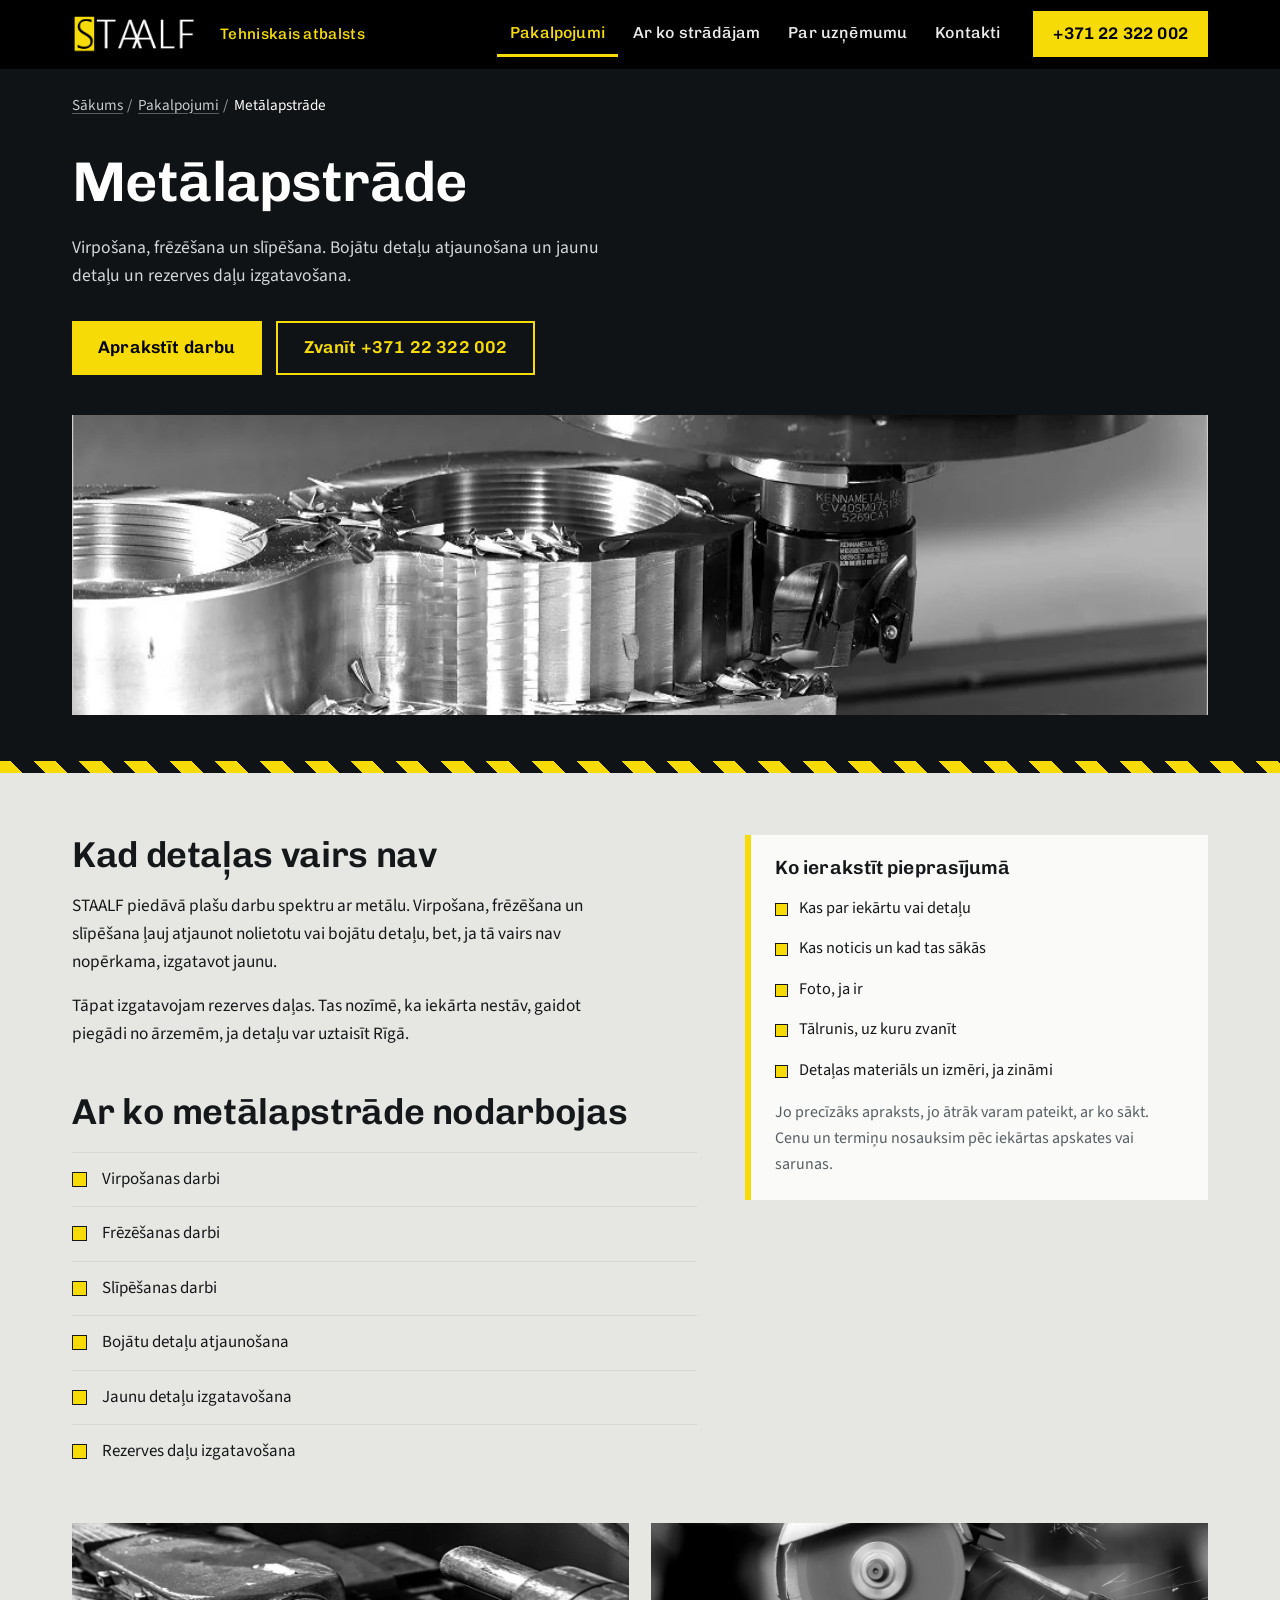
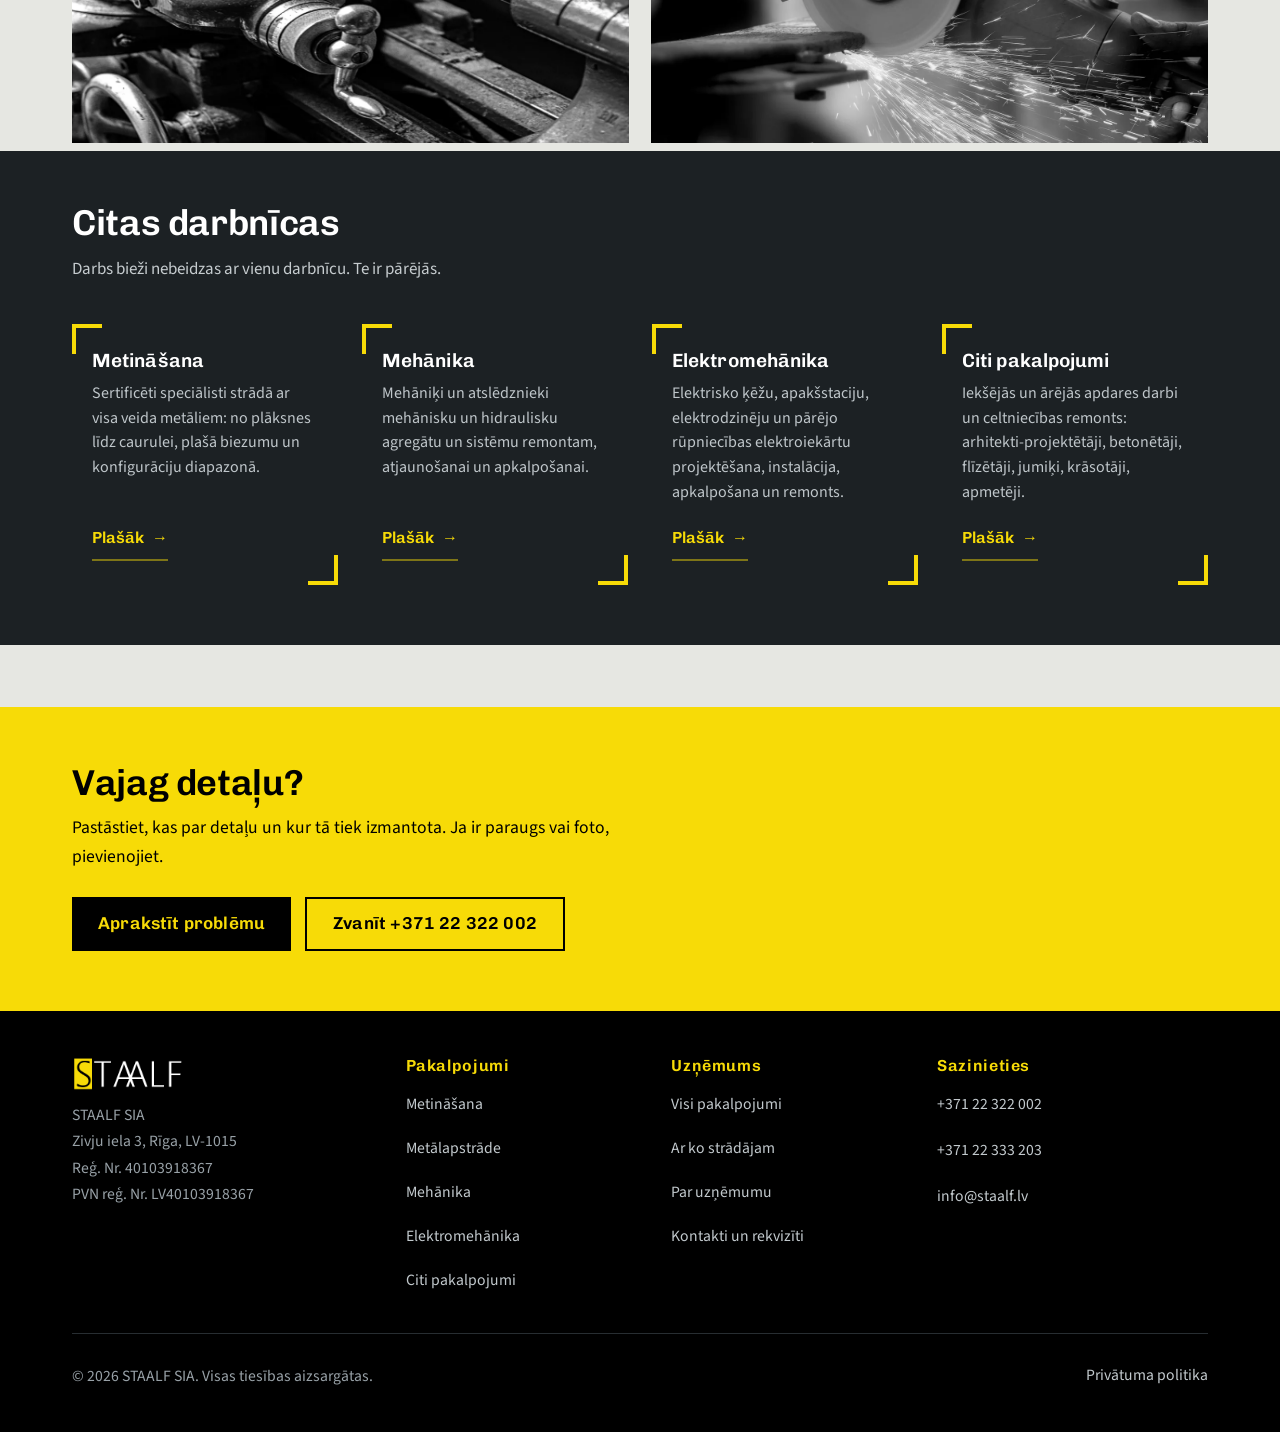
<file: metalapstrade.html>
<!DOCTYPE html>
<html lang="lv">
<head>
<meta charset="utf-8">
<meta name="robots" content="noindex, nofollow">
<meta name="viewport" content="width=device-width, initial-scale=1">
<title>Metālapstrāde Rīgā: virpošana, frēzēšana, slīpēšana | STAALF</title>
<meta name="description" content="Metālapstrāde Rīgā: virpošana, frēzēšana, slīpēšana, bojātu detaļu atjaunošana un jaunu detaļu un rezerves daļu izgatavošana. SIA STAALF.">
<meta property="og:title" content="Metālapstrāde Rīgā: virpošana, frēzēšana, slīpēšana | STAALF">
<meta property="og:description" content="Metālapstrāde Rīgā: virpošana, frēzēšana, slīpēšana, bojātu detaļu atjaunošana un jaunu detaļu un rezerves daļu izgatavošana. SIA STAALF.">
<meta property="og:type" content="website">
<meta property="og:locale" content="lv_LV">
<link rel="icon" href="data:image/svg+xml,%3Csvg xmlns='http://www.w3.org/2000/svg' viewBox='0 0 32 32'%3E%3Crect width='32' height='32' fill='%23F7DB07'/%3E%3Ctext x='16' y='24' font-family='Helvetica,Arial,sans-serif' font-size='24' font-weight='500' text-anchor='middle' fill='%23101315'%3ES%3C/text%3E%3C/svg%3E">
<link rel="preload" href="fonts/chivo-latin-ext.woff2" as="font" type="font/woff2" crossorigin>
<link rel="stylesheet" href="css/site.css">
<script type="application/ld+json">{"@context": "https://schema.org", "@type": "BreadcrumbList", "itemListElement": [{"@type": "ListItem", "position": 1, "name": "Sākums", "item": "https://staalf.lv/index.html"}, {"@type": "ListItem", "position": 2, "name": "Pakalpojumi", "item": "https://staalf.lv/pakalpojumi.html"}, {"@type": "ListItem", "position": 3, "name": "Metālapstrāde", "item": "https://staalf.lv/metalapstrade.html"}]}</script>
<script type="application/ld+json">{"@context": "https://schema.org", "@type": "Service", "name": "Metālapstrāde", "description": "Metālapstrāde Rīgā: virpošana, frēzēšana, slīpēšana, bojātu detaļu atjaunošana un jaunu detaļu un rezerves daļu izgatavošana. SIA STAALF.", "serviceType": "Metālapstrāde", "url": "https://staalf.lv/metalapstrade.html", "provider": {"@type": "Organization", "name": "STAALF SIA", "url": "https://staalf.lv/"}}</script>

</head>
<body>
<a class="skip" href="#saturs">Pāriet uz saturu</a>
<header class="galvene">
  <div class="ietvars galvene-in">
    <a class="logo-saite" href="index.html" aria-label="STAALF, uz sākumlapu"><img class="logo" src="img/logo.png" alt="STAALF" width="300" height="89"></a>
    <span class="sauklis">Tehniskais atbalsts</span>
    <span class="galvene-atstarpe"></span>
    <nav class="izvelne" id="galvenaIzvelne" aria-label="Galvenā izvēlne">
      <a href="pakalpojumi.html" aria-current="true">Pakalpojumi</a>
      <a href="ar-ko-stradajam.html">Ar ko strādājam</a>
      <a href="par-uznemumu.html">Par uzņēmumu</a>
      <a href="kontakti.html">Kontakti</a>
    </nav>
    <a class="galvenes-zvans" href="tel:+37122322002" aria-label="Zvanīt +371 22 322 002"><span class="zvans-pilns">+371 22 322 002</span><span class="zvans-iss">Zvanīt</span></a>
    <button class="izv-poga" type="button" aria-expanded="false" aria-controls="galvenaIzvelne" aria-label="Atvērt izvēlni">
      <svg class="b" viewBox="0 0 24 24" fill="none" stroke="currentColor" stroke-width="2.4" stroke-linecap="square" aria-hidden="true"><path d="M3 6h18M3 12h18M3 18h18"/></svg>
      <svg class="x" viewBox="0 0 24 24" fill="none" stroke="currentColor" stroke-width="2.4" stroke-linecap="square" aria-hidden="true"><path d="M5 5l14 14M19 5L5 19"/></svg>
    </button>
  </div>
</header>
<main id="saturs">
<section class="ievads ievads-iekseja">
    <div class="ietvars">
      <nav class="drupatas" aria-label="Navigācijas ceļš"><ol><li><a href="index.html">Sākums</a></li><li><a href="pakalpojumi.html">Pakalpojumi</a></li><li><span aria-current="page">Metālapstrāde</span></li></ol></nav>
      <h1>Metālapstrāde</h1>
      <p class="lids">Virpošana, frēzēšana un slīpēšana. Bojātu detaļu atjaunošana un jaunu detaļu un rezerves daļu izgatavošana.</p>
      <div class="pogas">
        <a class="poga poga-galvena" href="kontakti.html?iekarta=detala#forma">Aprakstīt darbu</a>
        <a class="poga poga-otra" href="tel:+37122322002">Zvanīt +371 22 322 002</a>
      </div>
    </div>
    <div class="ietvars">
      <figure class="lente lente-liela">
        <img src="img/metalapstrade.webp" alt="Frēzēšana darbmašīnā: griezējinstruments apstrādā metāla detaļu" width="976" height="348" style="object-position:center">
      </figure>
    </div>
    <div class="bridinajums"></div>
  </section>

  <section class="sadala">
    <div class="ietvars divi">
      <div>
        <h2>Kad detaļas vairs nav</h2>
        <div class="teksts-bloks" style="margin-top:18px">
          <p>STAALF piedāvā plašu darbu spektru ar metālu. Virpošana, frēzēšana un slīpēšana ļauj atjaunot nolietotu vai bojātu detaļu, bet, ja tā vairs nav nopērkama, izgatavot jaunu.</p>
          <p>Tāpat izgatavojam rezerves daļas. Tas nozīmē, ka iekārta nestāv, gaidot piegādi no ārzemēm, ja detaļu var uztaisīt Rīgā.</p>
        </div>
        <h2 style="margin-top:44px">Ar ko metālapstrāde nodarbojas</h2>
        <ul class="saraksts saraksts-bez" style="columns:1">
          <li>Virpošanas darbi</li>
          <li>Frēzēšanas darbi</li>
          <li>Slīpēšanas darbi</li>
          <li>Bojātu detaļu atjaunošana</li>
          <li>Jaunu detaļu izgatavošana</li>
          <li>Rezerves daļu izgatavošana</li>
        </ul>
      </div>
      <aside class="malu-kaste" aria-labelledby="aside-metalapstrade">
        <h3 id="aside-metalapstrade">Ko ierakstīt pieprasījumā</h3>
        <ul><li>Kas par iekārtu vai detaļu</li><li>Kas noticis un kad tas sākās</li><li>Foto, ja ir</li><li>Tālrunis, uz kuru zvanīt</li><li>Detaļas materiāls un izmēri, ja zināmi</li></ul>
        <p>Jo precīzāks apraksts, jo ātrāk varam pateikt, ar ko sākt. Cenu un termiņu nosauksim pēc iekārtas apskates vai sarunas.</p>
      </aside>
    </div>
    <div class="ietvars"><div class="foto-pari foto-pari-2" style="margin-top:44px"><figure><img src="img/virpa.webp" alt="Virpas mehānismi un vārpsta tuvplānā" width="1200" height="660" loading="lazy" style="object-position:center"></figure><figure><img src="img/slipesana-dzirksteles.webp" alt="Leņķa slīpmašīna griež metālu, lido dzirksteles" width="1400" height="977" loading="lazy" style="object-position:center"></figure></div></div>
  </section>
  

  <section class="cehs">
    <div class="ietvars">
      <h2>Citas darbnīcas</h2>
      <p class="cehs-ievads">Darbs bieži nebeidzas ar vienu darbnīcu. Te ir pārējās.</p>
      <div class="posti-apvalks">
        <div class="posti rinda">
          <article class="posts">
            <h3>Metināšana</h3>
            <p>Sertificēti speciālisti strādā ar visa veida metāliem: no plāksnes līdz caurulei, plašā biezumu un konfigurāciju diapazonā.</p>
            <a class="vairak" href="metinasana.html">Plašāk<span class="vh">: Metināšana</span></a>
          </article>
          <article class="posts">
            <h3>Mehānika</h3>
            <p>Mehāniķi un atslēdznieki mehānisku un hidraulisku agregātu un sistēmu remontam, atjaunošanai un apkalpošanai.</p>
            <a class="vairak" href="mehanika.html">Plašāk<span class="vh">: Mehānika</span></a>
          </article>
          <article class="posts">
            <h3>Elektromehānika</h3>
            <p>Elektrisko ķēžu, apakšstaciju, elektrodzinēju un pārējo rūpniecības elektroiekārtu projektēšana, instalācija, apkalpošana un remonts.</p>
            <a class="vairak" href="elektromehanika.html">Plašāk<span class="vh">: Elektromehānika</span></a>
          </article>
          <article class="posts">
            <h3>Citi pakalpojumi</h3>
            <p>Iekšējās un ārējās apdares darbi un celtniecības remonts: arhitekti-projektētāji, betonētāji, flīzētāji, jumiķi, krāsotāji, apmetēji.</p>
            <a class="vairak" href="citi-pakalpojumi.html">Plašāk<span class="vh">: Citi pakalpojumi</span></a>
          </article>
        </div>
      </div>
    </div>
  </section>
  <section class="kontakti uz-dzeltena">
    <div class="ietvars">
      <h2>Vajag detaļu?</h2>
      <p style="margin-top:12px;max-width:60ch;font-size:1.1rem">Pastāstiet, kas par detaļu un kur tā tiek izmantota. Ja ir paraugs vai foto, pievienojiet.</p>
      <div class="pogas">
        <a class="poga poga-galvena" href="kontakti.html?iekarta=detala#forma">Aprakstīt problēmu</a>
        <a class="poga poga-otra" href="tel:+37122322002">Zvanīt +371 22 322 002</a>
      </div>
    </div>
  </section>

</main>
<footer class="peda">
  <div class="ietvars">
    <div class="peda-tikls">
      <div>
        <img class="logo" src="img/logo.png" alt="STAALF" width="300" height="89">
        <p>STAALF SIA<br>Zivju iela 3, Rīga, LV-1015</p>
        <p>Reģ. Nr. 40103918367<br>PVN reģ. Nr. LV40103918367</p>
      </div>
      <div>
        <h2>Pakalpojumi</h2>
        <ul>
          <li><a href="metinasana.html">Metināšana</a></li>
          <li><a href="metalapstrade.html">Metālapstrāde</a></li>
          <li><a href="mehanika.html">Mehānika</a></li>
          <li><a href="elektromehanika.html">Elektromehānika</a></li>
          <li><a href="citi-pakalpojumi.html">Citi pakalpojumi</a></li>
        </ul>
      </div>
      <div>
        <h2>Uzņēmums</h2>
        <ul>
          <li><a href="pakalpojumi.html">Visi pakalpojumi</a></li>
          <li><a href="ar-ko-stradajam.html">Ar ko strādājam</a></li>
          <li><a href="par-uznemumu.html">Par uzņēmumu</a></li>
          <li><a href="kontakti.html">Kontakti un rekvizīti</a></li>
        </ul>
      </div>
      <div class="pk">
        <h2>Sazinieties</h2>
        <p><a href="tel:+37122322002">+371 22 322 002</a></p>
        <p><a href="tel:+37122333203">+371 22 333 203</a></p>
        <p><a href="mailto:info@staalf.lv">info@staalf.lv</a></p>
      </div>
    </div>
    <div class="peda-apakss">
      <p>© 2026 STAALF SIA. Visas tiesības aizsargātas.</p>
      <a href="privatuma-politika.html">Privātuma politika</a>
    </div>
  </div>
</footer>
<script src="js/site.js" defer></script>
</body>
</html>
</file>
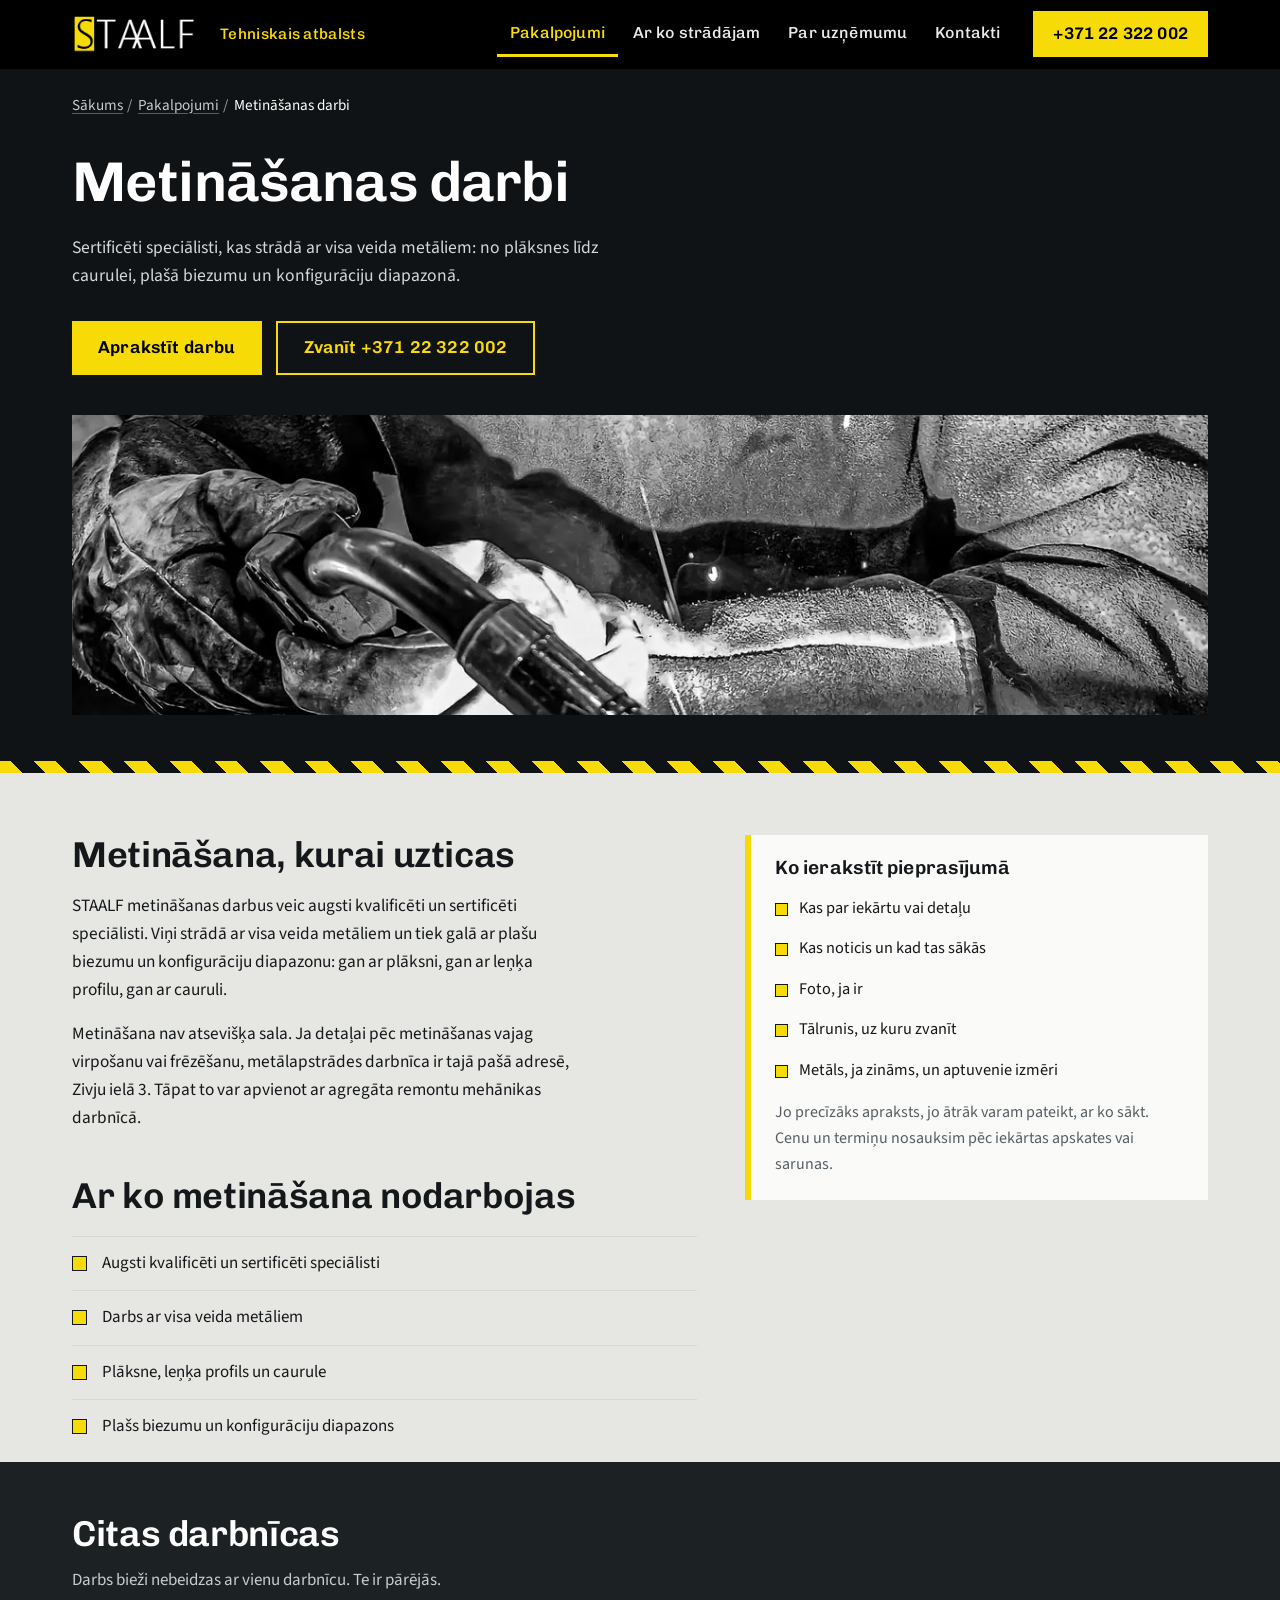
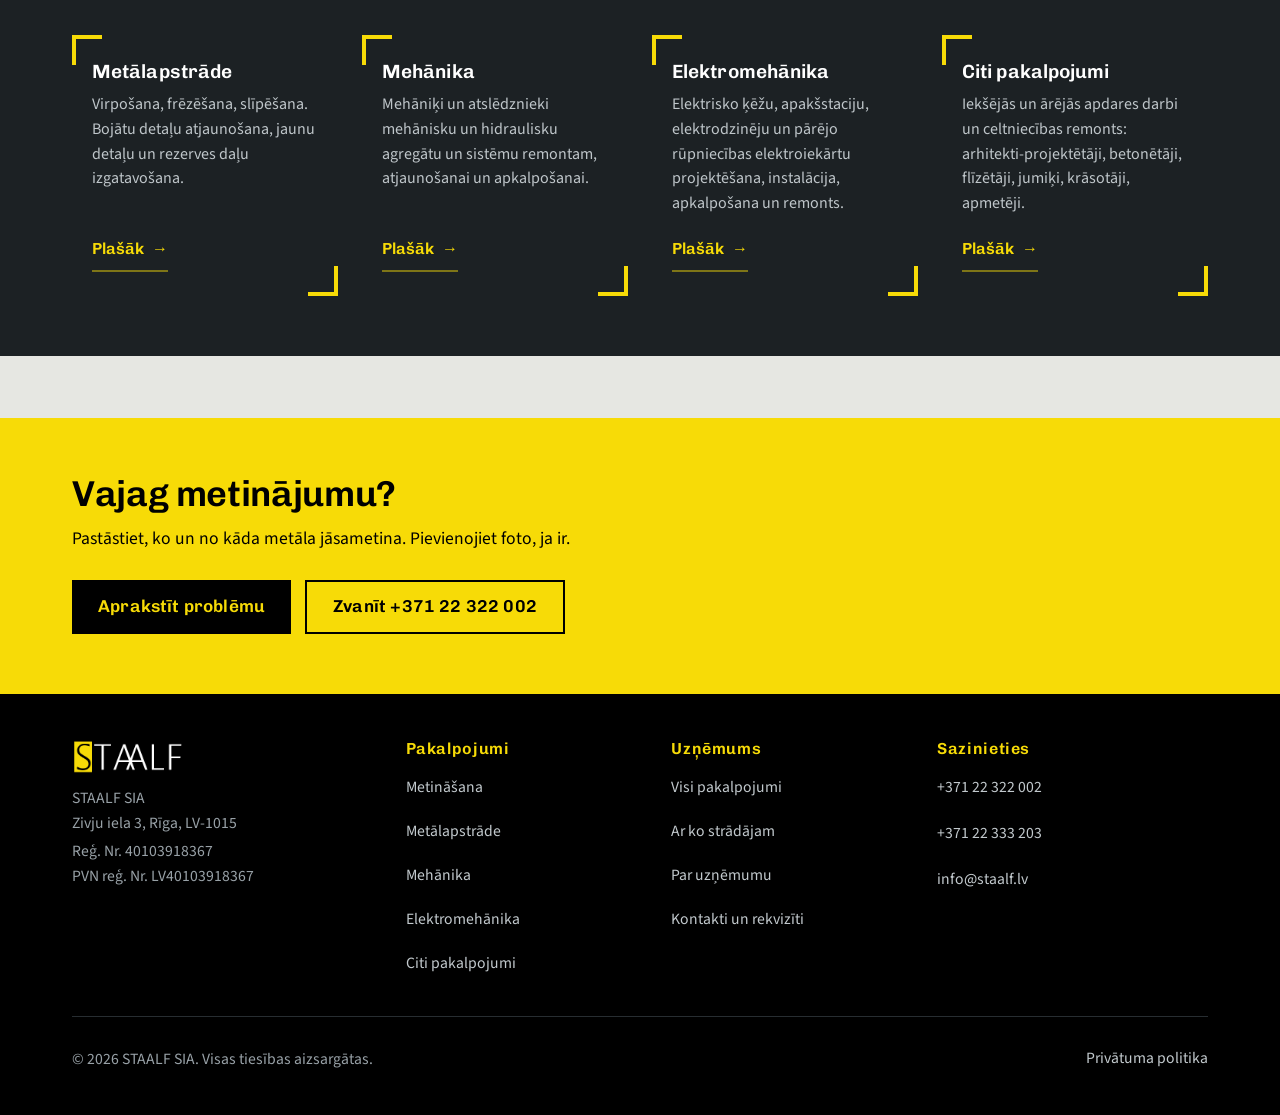
<file: metinasana.html>
<!DOCTYPE html>
<html lang="lv">
<head>
<meta charset="utf-8">
<meta name="robots" content="noindex, nofollow">
<meta name="viewport" content="width=device-width, initial-scale=1">
<title>Metināšana Rīgā: darbs ar visiem metāliem | STAALF</title>
<meta name="description" content="Metināšanas darbi Rīgā: sertificēti speciālisti strādā ar visa veida metāliem, plāksni, leņķa profilu un cauruli. SIA STAALF, Zivju iela 3.">
<meta property="og:title" content="Metināšana Rīgā: darbs ar visiem metāliem | STAALF">
<meta property="og:description" content="Metināšanas darbi Rīgā: sertificēti speciālisti strādā ar visa veida metāliem, plāksni, leņķa profilu un cauruli. SIA STAALF, Zivju iela 3.">
<meta property="og:type" content="website">
<meta property="og:locale" content="lv_LV">
<link rel="icon" href="data:image/svg+xml,%3Csvg xmlns='http://www.w3.org/2000/svg' viewBox='0 0 32 32'%3E%3Crect width='32' height='32' fill='%23F7DB07'/%3E%3Ctext x='16' y='24' font-family='Helvetica,Arial,sans-serif' font-size='24' font-weight='500' text-anchor='middle' fill='%23101315'%3ES%3C/text%3E%3C/svg%3E">
<link rel="preload" href="fonts/chivo-latin-ext.woff2" as="font" type="font/woff2" crossorigin>
<link rel="stylesheet" href="css/site.css">
<script type="application/ld+json">{"@context": "https://schema.org", "@type": "BreadcrumbList", "itemListElement": [{"@type": "ListItem", "position": 1, "name": "Sākums", "item": "https://staalf.lv/index.html"}, {"@type": "ListItem", "position": 2, "name": "Pakalpojumi", "item": "https://staalf.lv/pakalpojumi.html"}, {"@type": "ListItem", "position": 3, "name": "Metināšanas darbi", "item": "https://staalf.lv/metinasana.html"}]}</script>
<script type="application/ld+json">{"@context": "https://schema.org", "@type": "Service", "name": "Metināšanas darbi", "description": "Metināšanas darbi Rīgā: sertificēti speciālisti strādā ar visa veida metāliem, plāksni, leņķa profilu un cauruli. SIA STAALF, Zivju iela 3.", "serviceType": "Metināšanas darbi", "url": "https://staalf.lv/metinasana.html", "provider": {"@type": "Organization", "name": "STAALF SIA", "url": "https://staalf.lv/"}}</script>

</head>
<body>
<a class="skip" href="#saturs">Pāriet uz saturu</a>
<header class="galvene">
  <div class="ietvars galvene-in">
    <a class="logo-saite" href="index.html" aria-label="STAALF, uz sākumlapu"><img class="logo" src="img/logo.png" alt="STAALF" width="300" height="89"></a>
    <span class="sauklis">Tehniskais atbalsts</span>
    <span class="galvene-atstarpe"></span>
    <nav class="izvelne" id="galvenaIzvelne" aria-label="Galvenā izvēlne">
      <a href="pakalpojumi.html" aria-current="true">Pakalpojumi</a>
      <a href="ar-ko-stradajam.html">Ar ko strādājam</a>
      <a href="par-uznemumu.html">Par uzņēmumu</a>
      <a href="kontakti.html">Kontakti</a>
    </nav>
    <a class="galvenes-zvans" href="tel:+37122322002" aria-label="Zvanīt +371 22 322 002"><span class="zvans-pilns">+371 22 322 002</span><span class="zvans-iss">Zvanīt</span></a>
    <button class="izv-poga" type="button" aria-expanded="false" aria-controls="galvenaIzvelne" aria-label="Atvērt izvēlni">
      <svg class="b" viewBox="0 0 24 24" fill="none" stroke="currentColor" stroke-width="2.4" stroke-linecap="square" aria-hidden="true"><path d="M3 6h18M3 12h18M3 18h18"/></svg>
      <svg class="x" viewBox="0 0 24 24" fill="none" stroke="currentColor" stroke-width="2.4" stroke-linecap="square" aria-hidden="true"><path d="M5 5l14 14M19 5L5 19"/></svg>
    </button>
  </div>
</header>
<main id="saturs">
<section class="ievads ievads-iekseja">
    <div class="ietvars">
      <nav class="drupatas" aria-label="Navigācijas ceļš"><ol><li><a href="index.html">Sākums</a></li><li><a href="pakalpojumi.html">Pakalpojumi</a></li><li><span aria-current="page">Metināšanas darbi</span></li></ol></nav>
      <h1>Metināšanas darbi</h1>
      <p class="lids">Sertificēti speciālisti, kas strādā ar visa veida metāliem: no plāksnes līdz caurulei, plašā biezumu un konfigurāciju diapazonā.</p>
      <div class="pogas">
        <a class="poga poga-galvena" href="kontakti.html?iekarta=metinasana#forma">Aprakstīt darbu</a>
        <a class="poga poga-otra" href="tel:+37122322002">Zvanīt +371 22 322 002</a>
      </div>
    </div>
    <div class="ietvars">
      <figure class="lente lente-liela">
        <img src="img/metinasana-meistars.webp" alt="Metinātājs aizsargmaskā un cimdos pie darba" width="1200" height="1344" style="object-position:center 88%">
      </figure>
    </div>
    <div class="bridinajums"></div>
  </section>

  <section class="sadala">
    <div class="ietvars divi">
      <div>
        <h2>Metināšana, kurai uzticas</h2>
        <div class="teksts-bloks" style="margin-top:18px">
          <p>STAALF metināšanas darbus veic augsti kvalificēti un sertificēti speciālisti. Viņi strādā ar visa veida metāliem un tiek galā ar plašu biezumu un konfigurāciju diapazonu: gan ar plāksni, gan ar leņķa profilu, gan ar cauruli.</p>
          <p>Metināšana nav atsevišķa sala. Ja detaļai pēc metināšanas vajag virpošanu vai frēzēšanu, metālapstrādes darbnīca ir tajā pašā adresē, Zivju ielā 3. Tāpat to var apvienot ar agregāta remontu mehānikas darbnīcā.</p>
        </div>
        <h2 style="margin-top:44px">Ar ko metināšana nodarbojas</h2>
        <ul class="saraksts saraksts-bez" style="columns:1">
          <li>Augsti kvalificēti un sertificēti speciālisti</li>
          <li>Darbs ar visa veida metāliem</li>
          <li>Plāksne, leņķa profils un caurule</li>
          <li>Plašs biezumu un konfigurāciju diapazons</li>
        </ul>
      </div>
      <aside class="malu-kaste" aria-labelledby="aside-metinasana">
        <h3 id="aside-metinasana">Ko ierakstīt pieprasījumā</h3>
        <ul><li>Kas par iekārtu vai detaļu</li><li>Kas noticis un kad tas sākās</li><li>Foto, ja ir</li><li>Tālrunis, uz kuru zvanīt</li><li>Metāls, ja zināms, un aptuvenie izmēri</li></ul>
        <p>Jo precīzāks apraksts, jo ātrāk varam pateikt, ar ko sākt. Cenu un termiņu nosauksim pēc iekārtas apskates vai sarunas.</p>
      </aside>
    </div>
    
  </section>
  

  <section class="cehs">
    <div class="ietvars">
      <h2>Citas darbnīcas</h2>
      <p class="cehs-ievads">Darbs bieži nebeidzas ar vienu darbnīcu. Te ir pārējās.</p>
      <div class="posti-apvalks">
        <div class="posti rinda">
          <article class="posts">
            <h3>Metālapstrāde</h3>
            <p>Virpošana, frēzēšana, slīpēšana. Bojātu detaļu atjaunošana, jaunu detaļu un rezerves daļu izgatavošana.</p>
            <a class="vairak" href="metalapstrade.html">Plašāk<span class="vh">: Metālapstrāde</span></a>
          </article>
          <article class="posts">
            <h3>Mehānika</h3>
            <p>Mehāniķi un atslēdznieki mehānisku un hidraulisku agregātu un sistēmu remontam, atjaunošanai un apkalpošanai.</p>
            <a class="vairak" href="mehanika.html">Plašāk<span class="vh">: Mehānika</span></a>
          </article>
          <article class="posts">
            <h3>Elektromehānika</h3>
            <p>Elektrisko ķēžu, apakšstaciju, elektrodzinēju un pārējo rūpniecības elektroiekārtu projektēšana, instalācija, apkalpošana un remonts.</p>
            <a class="vairak" href="elektromehanika.html">Plašāk<span class="vh">: Elektromehānika</span></a>
          </article>
          <article class="posts">
            <h3>Citi pakalpojumi</h3>
            <p>Iekšējās un ārējās apdares darbi un celtniecības remonts: arhitekti-projektētāji, betonētāji, flīzētāji, jumiķi, krāsotāji, apmetēji.</p>
            <a class="vairak" href="citi-pakalpojumi.html">Plašāk<span class="vh">: Citi pakalpojumi</span></a>
          </article>
        </div>
      </div>
    </div>
  </section>
  <section class="kontakti uz-dzeltena">
    <div class="ietvars">
      <h2>Vajag metinājumu?</h2>
      <p style="margin-top:12px;max-width:60ch;font-size:1.1rem">Pastāstiet, ko un no kāda metāla jāsametina. Pievienojiet foto, ja ir.</p>
      <div class="pogas">
        <a class="poga poga-galvena" href="kontakti.html?iekarta=metinasana#forma">Aprakstīt problēmu</a>
        <a class="poga poga-otra" href="tel:+37122322002">Zvanīt +371 22 322 002</a>
      </div>
    </div>
  </section>

</main>
<footer class="peda">
  <div class="ietvars">
    <div class="peda-tikls">
      <div>
        <img class="logo" src="img/logo.png" alt="STAALF" width="300" height="89">
        <p>STAALF SIA<br>Zivju iela 3, Rīga, LV-1015</p>
        <p>Reģ. Nr. 40103918367<br>PVN reģ. Nr. LV40103918367</p>
      </div>
      <div>
        <h2>Pakalpojumi</h2>
        <ul>
          <li><a href="metinasana.html">Metināšana</a></li>
          <li><a href="metalapstrade.html">Metālapstrāde</a></li>
          <li><a href="mehanika.html">Mehānika</a></li>
          <li><a href="elektromehanika.html">Elektromehānika</a></li>
          <li><a href="citi-pakalpojumi.html">Citi pakalpojumi</a></li>
        </ul>
      </div>
      <div>
        <h2>Uzņēmums</h2>
        <ul>
          <li><a href="pakalpojumi.html">Visi pakalpojumi</a></li>
          <li><a href="ar-ko-stradajam.html">Ar ko strādājam</a></li>
          <li><a href="par-uznemumu.html">Par uzņēmumu</a></li>
          <li><a href="kontakti.html">Kontakti un rekvizīti</a></li>
        </ul>
      </div>
      <div class="pk">
        <h2>Sazinieties</h2>
        <p><a href="tel:+37122322002">+371 22 322 002</a></p>
        <p><a href="tel:+37122333203">+371 22 333 203</a></p>
        <p><a href="mailto:info@staalf.lv">info@staalf.lv</a></p>
      </div>
    </div>
    <div class="peda-apakss">
      <p>© 2026 STAALF SIA. Visas tiesības aizsargātas.</p>
      <a href="privatuma-politika.html">Privātuma politika</a>
    </div>
  </div>
</footer>
<script src="js/site.js" defer></script>
</body>
</html>
</file>
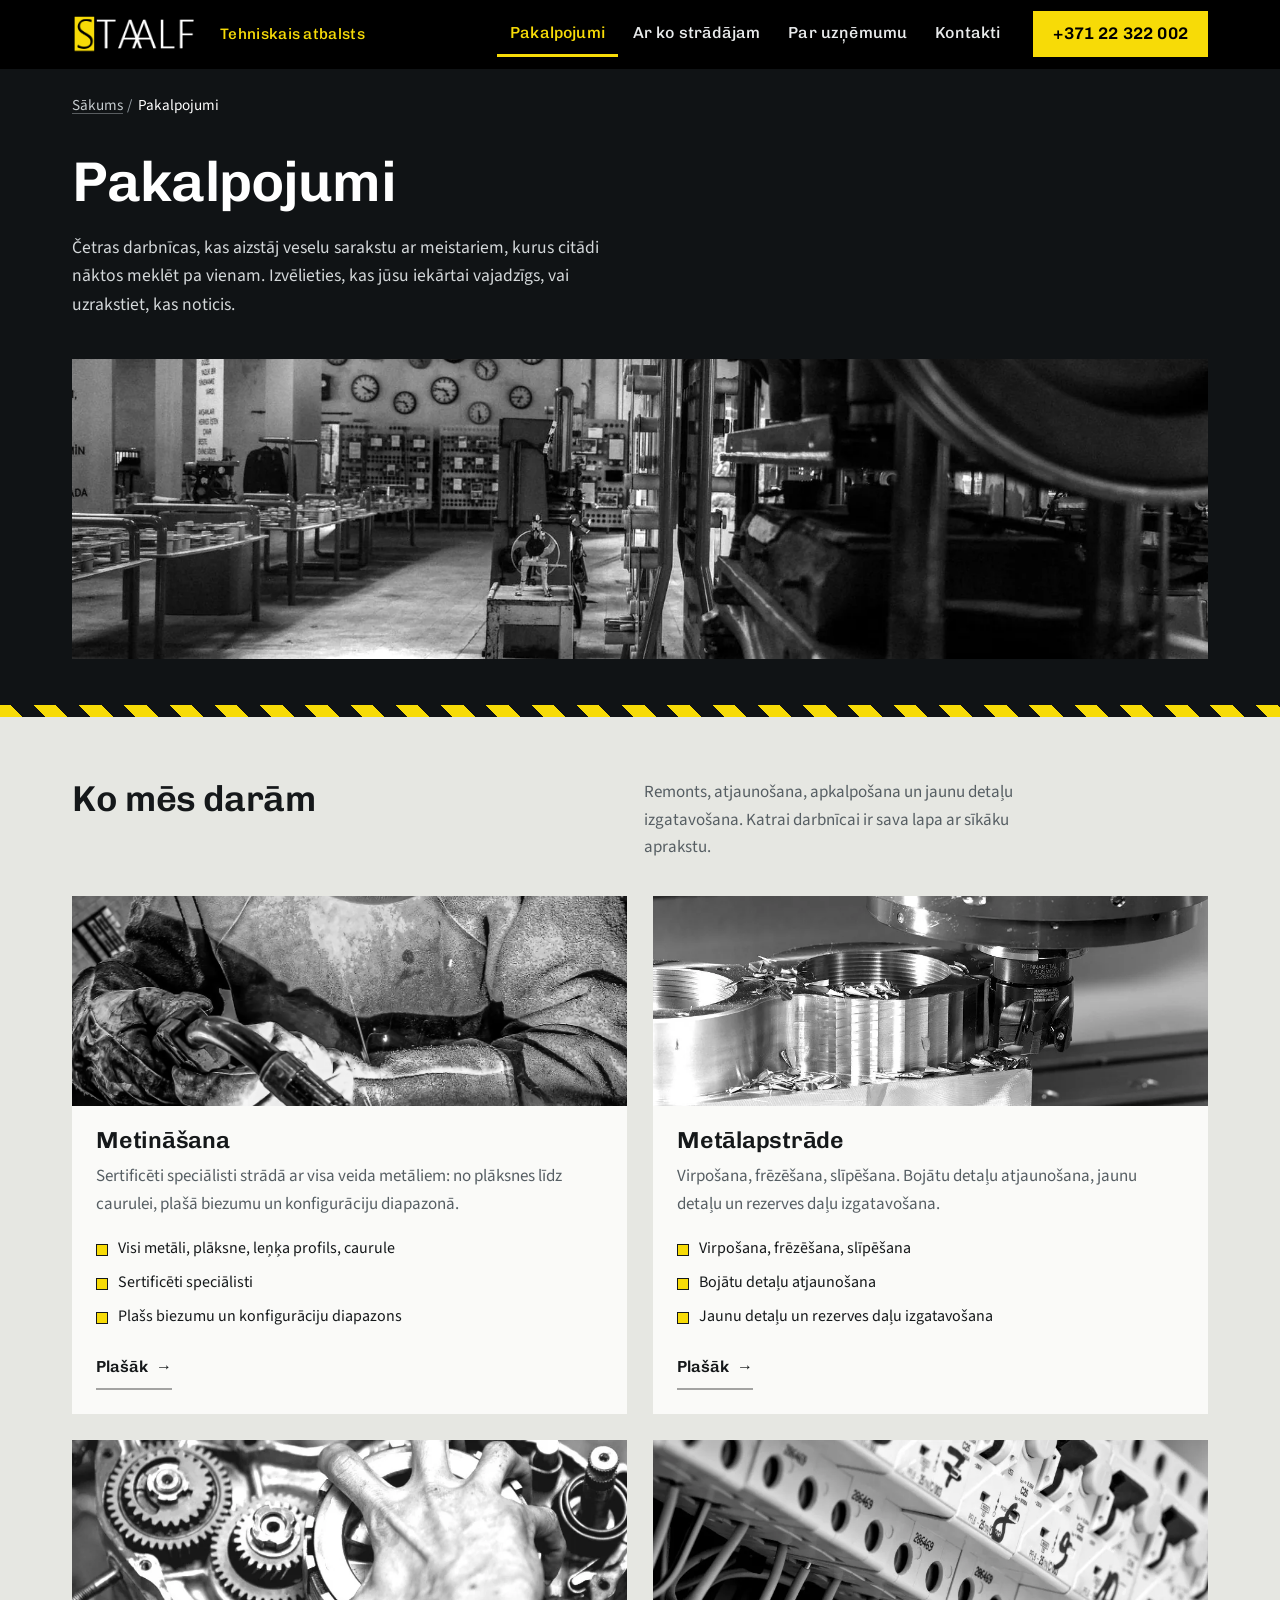
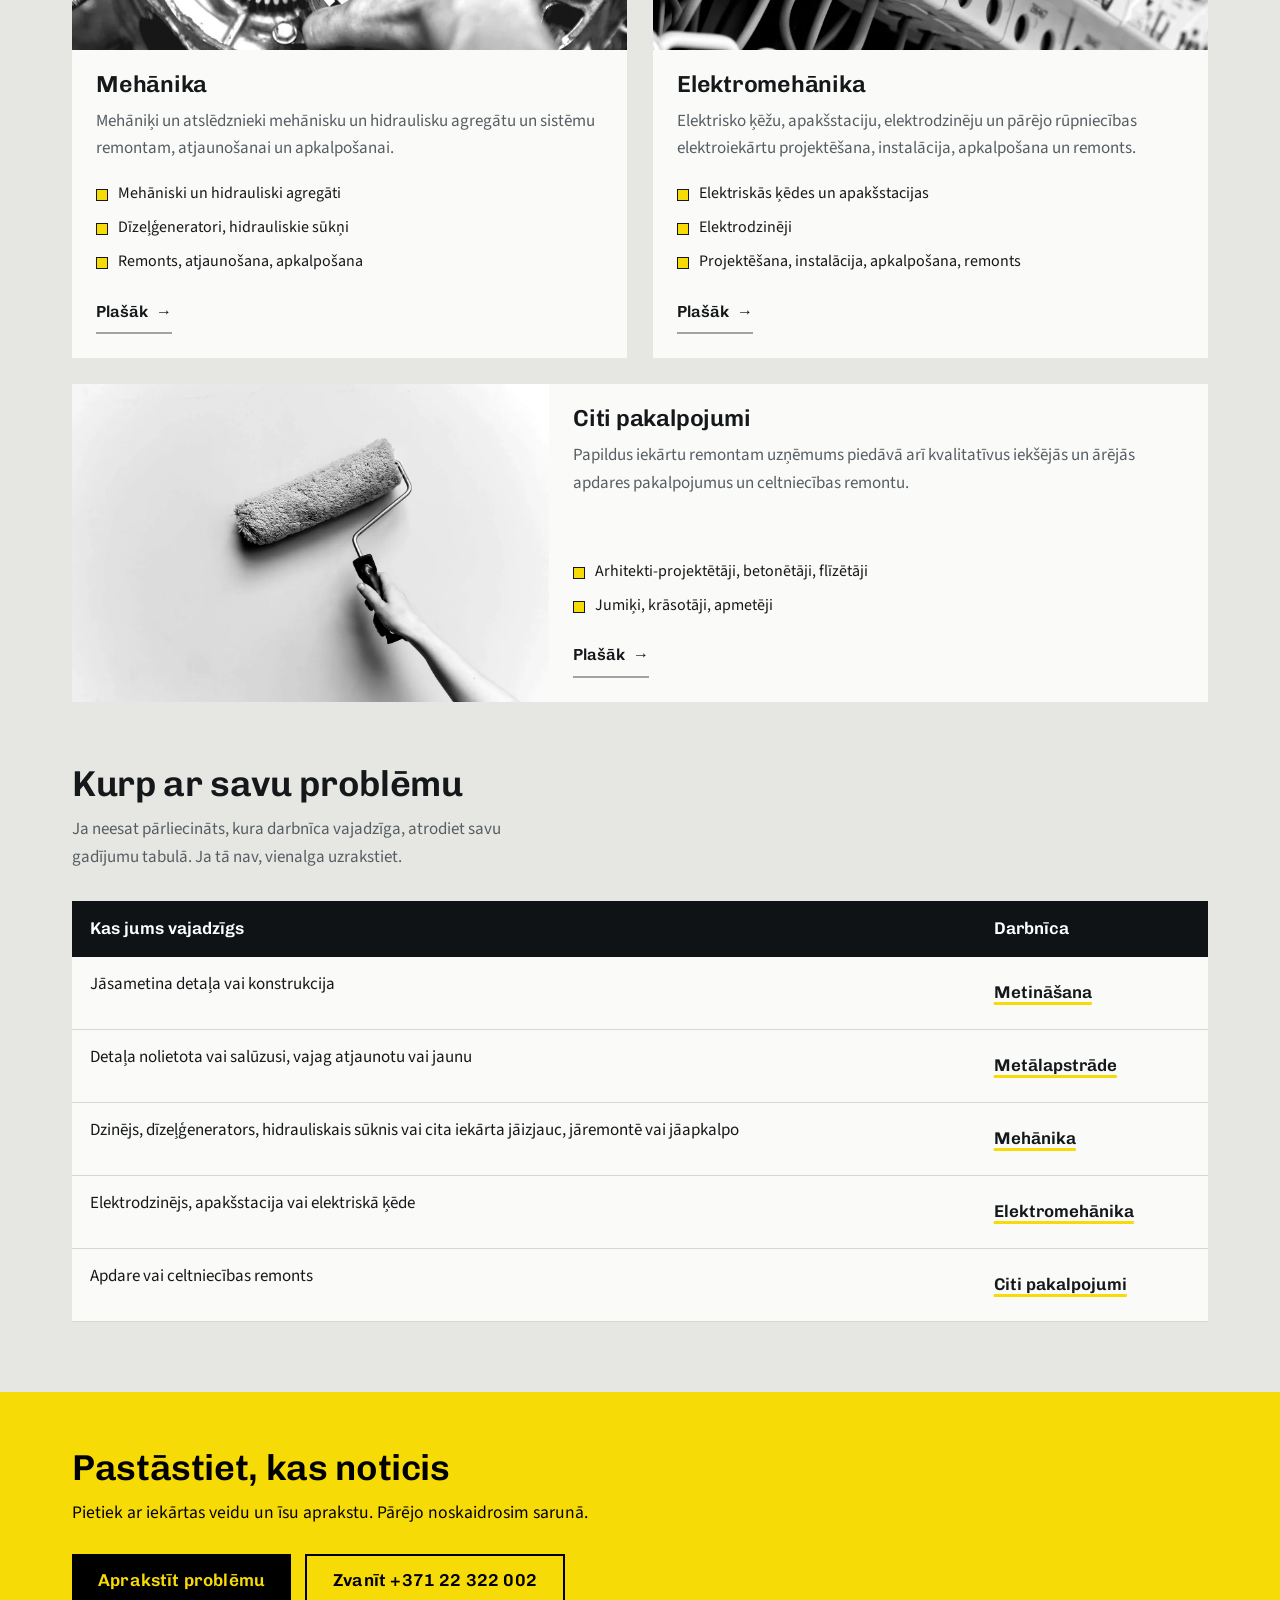
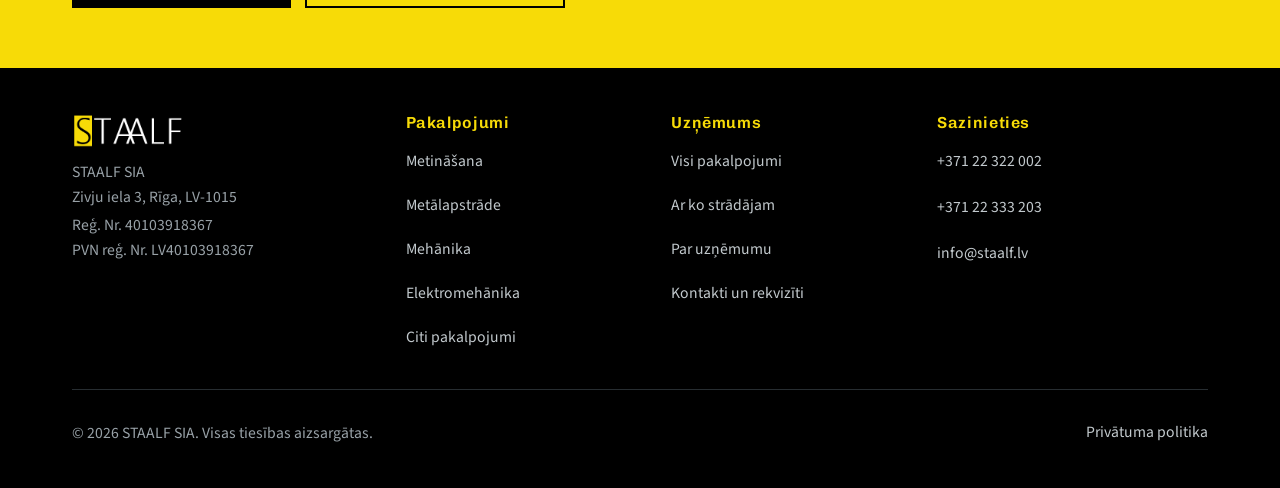
<file: pakalpojumi.html>
<!DOCTYPE html>
<html lang="lv">
<head>
<meta charset="utf-8">
<meta name="robots" content="noindex, nofollow">
<meta name="viewport" content="width=device-width, initial-scale=1">
<title>Pakalpojumi: metināšana, metālapstrāde, mehānika | STAALF</title>
<meta name="description" content="STAALF četras darbnīcas Rīgā: metināšana, metālapstrāde, mehānika un elektromehānika. Remonts, atjaunošana un detaļu izgatavošana.">
<meta property="og:title" content="Pakalpojumi: metināšana, metālapstrāde, mehānika | STAALF">
<meta property="og:description" content="STAALF četras darbnīcas Rīgā: metināšana, metālapstrāde, mehānika un elektromehānika. Remonts, atjaunošana un detaļu izgatavošana.">
<meta property="og:type" content="website">
<meta property="og:locale" content="lv_LV">
<link rel="icon" href="data:image/svg+xml,%3Csvg xmlns='http://www.w3.org/2000/svg' viewBox='0 0 32 32'%3E%3Crect width='32' height='32' fill='%23F7DB07'/%3E%3Ctext x='16' y='24' font-family='Helvetica,Arial,sans-serif' font-size='24' font-weight='500' text-anchor='middle' fill='%23101315'%3ES%3C/text%3E%3C/svg%3E">
<link rel="preload" href="fonts/chivo-latin-ext.woff2" as="font" type="font/woff2" crossorigin>
<link rel="stylesheet" href="css/site.css">
<script type="application/ld+json">{"@context": "https://schema.org", "@type": "BreadcrumbList", "itemListElement": [{"@type": "ListItem", "position": 1, "name": "Sākums", "item": "https://staalf.lv/index.html"}, {"@type": "ListItem", "position": 2, "name": "Pakalpojumi", "item": "https://staalf.lv/pakalpojumi.html"}]}</script>

</head>
<body>
<a class="skip" href="#saturs">Pāriet uz saturu</a>
<header class="galvene">
  <div class="ietvars galvene-in">
    <a class="logo-saite" href="index.html" aria-label="STAALF, uz sākumlapu"><img class="logo" src="img/logo.png" alt="STAALF" width="300" height="89"></a>
    <span class="sauklis">Tehniskais atbalsts</span>
    <span class="galvene-atstarpe"></span>
    <nav class="izvelne" id="galvenaIzvelne" aria-label="Galvenā izvēlne">
      <a href="pakalpojumi.html" aria-current="page">Pakalpojumi</a>
      <a href="ar-ko-stradajam.html">Ar ko strādājam</a>
      <a href="par-uznemumu.html">Par uzņēmumu</a>
      <a href="kontakti.html">Kontakti</a>
    </nav>
    <a class="galvenes-zvans" href="tel:+37122322002" aria-label="Zvanīt +371 22 322 002"><span class="zvans-pilns">+371 22 322 002</span><span class="zvans-iss">Zvanīt</span></a>
    <button class="izv-poga" type="button" aria-expanded="false" aria-controls="galvenaIzvelne" aria-label="Atvērt izvēlni">
      <svg class="b" viewBox="0 0 24 24" fill="none" stroke="currentColor" stroke-width="2.4" stroke-linecap="square" aria-hidden="true"><path d="M3 6h18M3 12h18M3 18h18"/></svg>
      <svg class="x" viewBox="0 0 24 24" fill="none" stroke="currentColor" stroke-width="2.4" stroke-linecap="square" aria-hidden="true"><path d="M5 5l14 14M19 5L5 19"/></svg>
    </button>
  </div>
</header>
<main id="saturs">
<section class="ievads ievads-iekseja">
    <div class="ietvars">
      <nav class="drupatas" aria-label="Navigācijas ceļš"><ol><li><a href="index.html">Sākums</a></li><li><span aria-current="page">Pakalpojumi</span></li></ol></nav>
      <h1>Pakalpojumi</h1>
      <p class="lids">Četras darbnīcas, kas aizstāj veselu sarakstu ar meistariem, kurus citādi nāktos meklēt pa vienam. Izvēlieties, kas jūsu iekārtai vajadzīgs, vai uzrakstiet, kas noticis.</p>
      
    </div>
    <div class="ietvars">
      <figure class="lente lente-liela">
        <img src="img/cehs-iekste.webp" alt="Industriāla ceha iekšiene: liels dzinējs un darbgaldi pustumsā" width="1600" height="1067" style="object-position:center 55%">
      </figure>
    </div>
    <div class="bridinajums"></div>
  </section>

  <section class="sadala gaisa">
    <div class="ietvars">
      <div class="sadala-galva">
        <h2>Ko mēs darām</h2>
        <p>Remonts, atjaunošana, apkalpošana un jaunu detaļu izgatavošana. Katrai darbnīcai ir sava lapa ar sīkāku aprakstu.</p>
      </div>
      <div class="kartites">
        <article class="kartite">
          <img src="img/metinasana-meistars.webp" alt="Metinātājs aizsargmaskā un cimdos pie darba" width="1200" height="1344" style="object-position:center 86%" loading="lazy">
          <div class="kartite-saturs">
            <h2>Metināšana</h2>
            <p>Sertificēti speciālisti strādā ar visa veida metāliem: no plāksnes līdz caurulei, plašā biezumu un konfigurāciju diapazonā.</p>
            <ul><li>Visi metāli, plāksne, leņķa profils, caurule</li><li>Sertificēti speciālisti</li><li>Plašs biezumu un konfigurāciju diapazons</li></ul>
            <a class="vairak" href="metinasana.html">Plašāk<span class="vh">: Metināšana</span></a>
          </div>
        </article>
        <article class="kartite">
          <img src="img/metalapstrade.webp" alt="Frēzēšana darbmašīnā: griezējinstruments apstrādā metāla detaļu" width="976" height="348" style="object-position:center" loading="lazy">
          <div class="kartite-saturs">
            <h2>Metālapstrāde</h2>
            <p>Virpošana, frēzēšana, slīpēšana. Bojātu detaļu atjaunošana, jaunu detaļu un rezerves daļu izgatavošana.</p>
            <ul><li>Virpošana, frēzēšana, slīpēšana</li><li>Bojātu detaļu atjaunošana</li><li>Jaunu detaļu un rezerves daļu izgatavošana</li></ul>
            <a class="vairak" href="metalapstrade.html">Plašāk<span class="vh">: Metālapstrāde</span></a>
          </div>
        </article>
        <article class="kartite">
          <img src="img/mehanika.webp" alt="Meistara rokas pie izjaukta mehāniska agregāta ar zobratiem" width="976" height="348" style="object-position:center" loading="lazy">
          <div class="kartite-saturs">
            <h2>Mehānika</h2>
            <p>Mehāniķi un atslēdznieki mehānisku un hidraulisku agregātu un sistēmu remontam, atjaunošanai un apkalpošanai.</p>
            <ul><li>Mehāniski un hidrauliski agregāti</li><li>Dīzeļģeneratori, hidrauliskie sūkņi</li><li>Remonts, atjaunošana, apkalpošana</li></ul>
            <a class="vairak" href="mehanika.html">Plašāk<span class="vh">: Mehānika</span></a>
          </div>
        </article>
        <article class="kartite">
          <img src="img/elektromehanika.webp" alt="Rinda automātslēdžu elektrosadales skapī ar pievienotiem vadiem" width="976" height="348" style="object-position:center" loading="lazy">
          <div class="kartite-saturs">
            <h2>Elektromehānika</h2>
            <p>Elektrisko ķēžu, apakšstaciju, elektrodzinēju un pārējo rūpniecības elektroiekārtu projektēšana, instalācija, apkalpošana un remonts.</p>
            <ul><li>Elektriskās ķēdes un apakšstacijas</li><li>Elektrodzinēji</li><li>Projektēšana, instalācija, apkalpošana, remonts</li></ul>
            <a class="vairak" href="elektromehanika.html">Plašāk<span class="vh">: Elektromehānika</span></a>
          </div>
        </article>
        <article class="kartite kartite-plata">
          <img src="img/krasosana.webp" alt="Roka ar velnīti krāso gaišu sienu" width="1400" height="933" loading="lazy">
          <div class="kartite-saturs">
            <h2>Citi pakalpojumi</h2>
            <p>Papildus iekārtu remontam uzņēmums piedāvā arī kvalitatīvus iekšējās un ārējās apdares pakalpojumus un celtniecības remontu.</p>
            <ul><li>Arhitekti-projektētāji, betonētāji, flīzētāji</li><li>Jumiķi, krāsotāji, apmetēji</li></ul>
            <a class="vairak" href="citi-pakalpojumi.html">Plašāk<span class="vh">: citi pakalpojumi</span></a>
          </div>
        </article>
      </div>
    </div>
  </section>

  <section class="sadala">
    <div class="ietvars">
      <h2>Kurp ar savu problēmu</h2>
      <p style="margin-top:12px;max-width:60ch;color:var(--teksts-kluss)">Ja neesat pārliecināts, kura darbnīca vajadzīga, atrodiet savu gadījumu tabulā. Ja tā nav, vienalga uzrakstiet.</p>
      <div class="tabula-apvalks">
        <table class="tabula">
          <thead><tr><th scope="col">Kas jums vajadzīgs</th><th scope="col">Darbnīca</th></tr></thead>
          <tbody>
            <tr><td>Jāsametina detaļa vai konstrukcija</td><td><a href="metinasana.html">Metināšana</a></td></tr>
            <tr><td>Detaļa nolietota vai salūzusi, vajag atjaunotu vai jaunu</td><td><a href="metalapstrade.html">Metālapstrāde</a></td></tr>
            <tr><td>Dzinējs, dīzeļģenerators, hidrauliskais sūknis vai cita iekārta jāizjauc, jāremontē vai jāapkalpo</td><td><a href="mehanika.html">Mehānika</a></td></tr>
            <tr><td>Elektrodzinējs, apakšstacija vai elektriskā ķēde</td><td><a href="elektromehanika.html">Elektromehānika</a></td></tr>
            <tr><td>Apdare vai celtniecības remonts</td><td><a href="citi-pakalpojumi.html">Citi pakalpojumi</a></td></tr>
          </tbody>
        </table>
      </div>
    </div>
  </section>

  <section class="kontakti uz-dzeltena">
    <div class="ietvars">
      <h2>Pastāstiet, kas noticis</h2>
      <p style="margin-top:12px;max-width:60ch;font-size:1.1rem">Pietiek ar iekārtas veidu un īsu aprakstu. Pārējo noskaidrosim sarunā.</p>
      <div class="pogas">
        <a class="poga poga-galvena" href="kontakti.html#forma">Aprakstīt problēmu</a>
        <a class="poga poga-otra" href="tel:+37122322002">Zvanīt +371 22 322 002</a>
      </div>
    </div>
  </section>

</main>
<footer class="peda">
  <div class="ietvars">
    <div class="peda-tikls">
      <div>
        <img class="logo" src="img/logo.png" alt="STAALF" width="300" height="89">
        <p>STAALF SIA<br>Zivju iela 3, Rīga, LV-1015</p>
        <p>Reģ. Nr. 40103918367<br>PVN reģ. Nr. LV40103918367</p>
      </div>
      <div>
        <h2>Pakalpojumi</h2>
        <ul>
          <li><a href="metinasana.html">Metināšana</a></li>
          <li><a href="metalapstrade.html">Metālapstrāde</a></li>
          <li><a href="mehanika.html">Mehānika</a></li>
          <li><a href="elektromehanika.html">Elektromehānika</a></li>
          <li><a href="citi-pakalpojumi.html">Citi pakalpojumi</a></li>
        </ul>
      </div>
      <div>
        <h2>Uzņēmums</h2>
        <ul>
          <li><a href="pakalpojumi.html">Visi pakalpojumi</a></li>
          <li><a href="ar-ko-stradajam.html">Ar ko strādājam</a></li>
          <li><a href="par-uznemumu.html">Par uzņēmumu</a></li>
          <li><a href="kontakti.html">Kontakti un rekvizīti</a></li>
        </ul>
      </div>
      <div class="pk">
        <h2>Sazinieties</h2>
        <p><a href="tel:+37122322002">+371 22 322 002</a></p>
        <p><a href="tel:+37122333203">+371 22 333 203</a></p>
        <p><a href="mailto:info@staalf.lv">info@staalf.lv</a></p>
      </div>
    </div>
    <div class="peda-apakss">
      <p>© 2026 STAALF SIA. Visas tiesības aizsargātas.</p>
      <a href="privatuma-politika.html">Privātuma politika</a>
    </div>
  </div>
</footer>
<script src="js/site.js" defer></script>
</body>
</html>
</file>
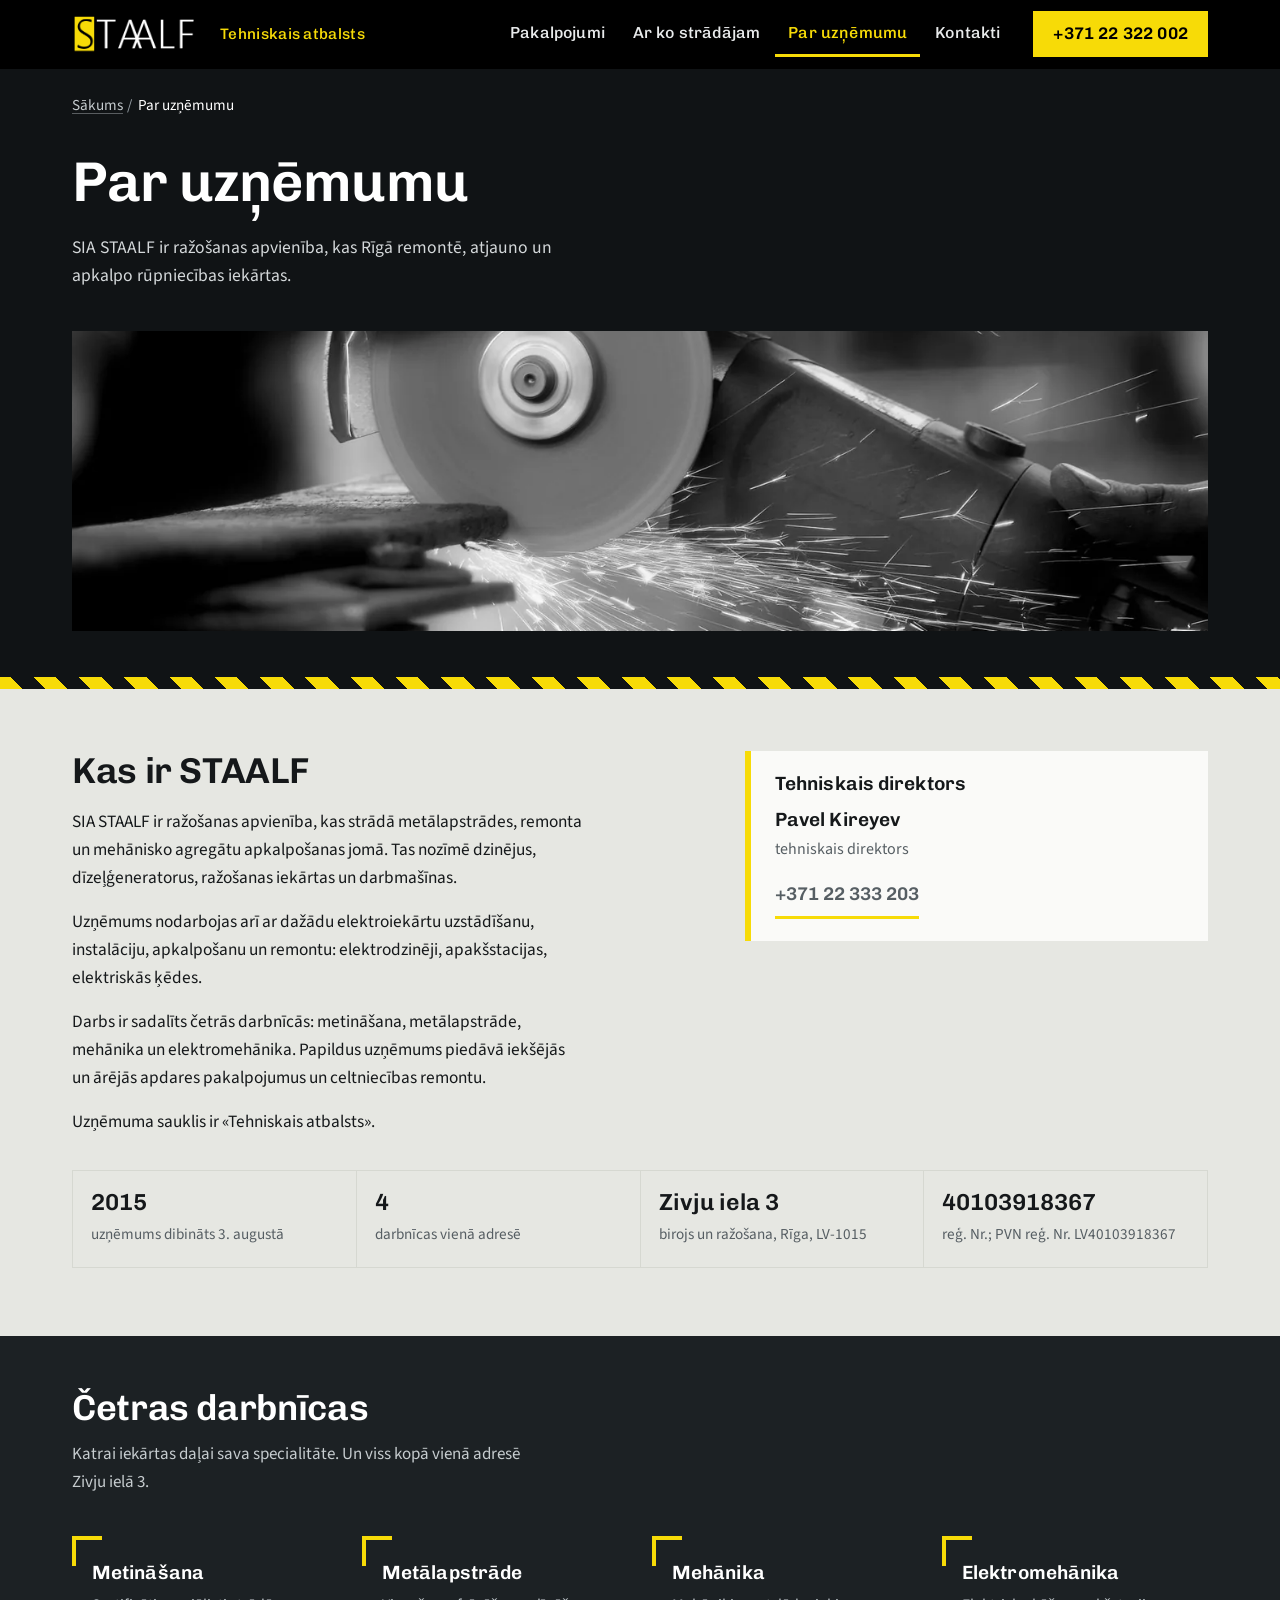
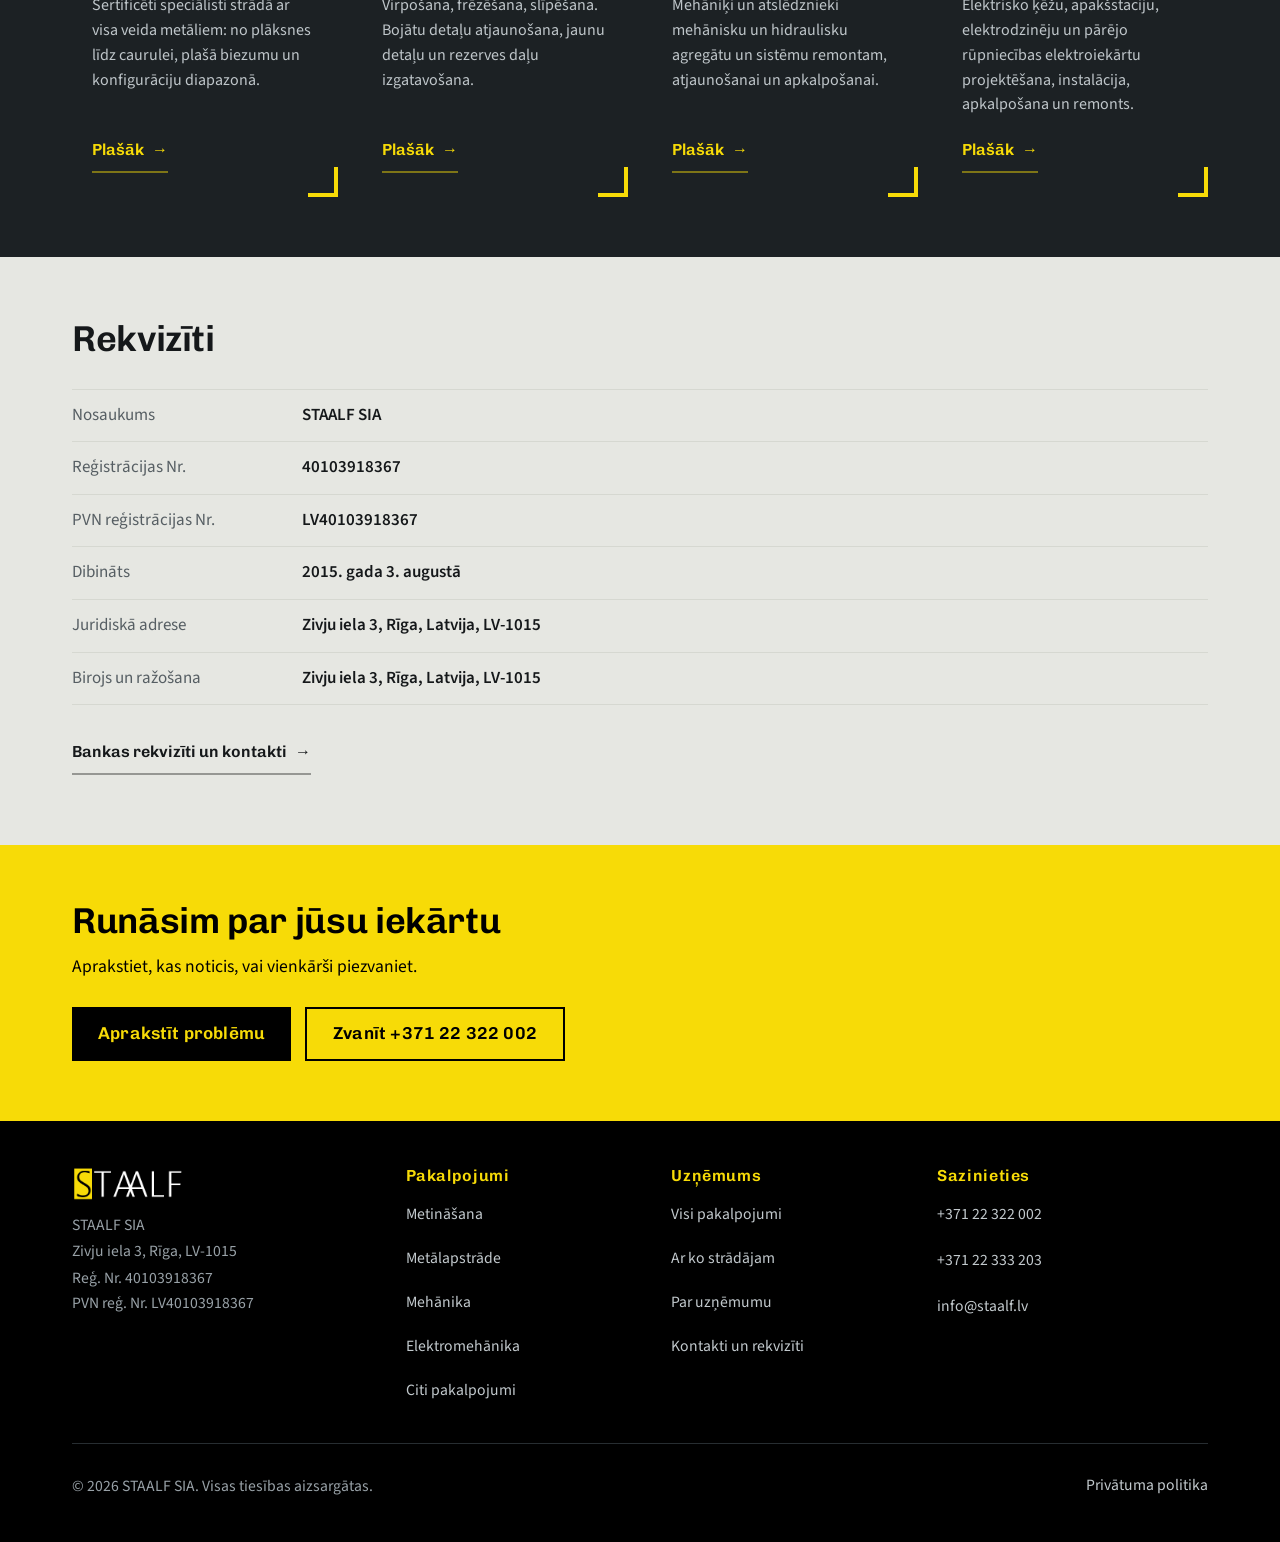
<file: par-uznemumu.html>
<!DOCTYPE html>
<html lang="lv">
<head>
<meta charset="utf-8">
<meta name="robots" content="noindex, nofollow">
<meta name="viewport" content="width=device-width, initial-scale=1">
<title>Par uzņēmumu STAALF: ražošanas apvienība Rīgā</title>
<meta name="description" content="SIA STAALF ir ražošanas apvienība Rīgā: metālapstrāde, iekārtu remonts, mehānisko agregātu un elektroiekārtu apkalpošana. Dibināta 2015. gadā.">
<meta property="og:title" content="Par uzņēmumu STAALF: ražošanas apvienība Rīgā">
<meta property="og:description" content="SIA STAALF ir ražošanas apvienība Rīgā: metālapstrāde, iekārtu remonts, mehānisko agregātu un elektroiekārtu apkalpošana. Dibināta 2015. gadā.">
<meta property="og:type" content="website">
<meta property="og:locale" content="lv_LV">
<link rel="icon" href="data:image/svg+xml,%3Csvg xmlns='http://www.w3.org/2000/svg' viewBox='0 0 32 32'%3E%3Crect width='32' height='32' fill='%23F7DB07'/%3E%3Ctext x='16' y='24' font-family='Helvetica,Arial,sans-serif' font-size='24' font-weight='500' text-anchor='middle' fill='%23101315'%3ES%3C/text%3E%3C/svg%3E">
<link rel="preload" href="fonts/chivo-latin-ext.woff2" as="font" type="font/woff2" crossorigin>
<link rel="stylesheet" href="css/site.css">
<script type="application/ld+json">{"@context": "https://schema.org", "@type": "Organization", "name": "STAALF SIA", "legalName": "STAALF SIA", "url": "https://staalf.lv/", "logo": "https://staalf.lv/img/logo.png", "foundingDate": "2015-08-03", "vatID": "LV40103918367", "email": "info@staalf.lv", "telephone": ["+371 22 322 002", "+371 22 333 203"], "address": {"@type": "PostalAddress", "streetAddress": "Zivju iela 3", "addressLocality": "Rīga", "postalCode": "LV-1015", "addressCountry": "LV"}}</script>
<script type="application/ld+json">{"@context": "https://schema.org", "@type": "BreadcrumbList", "itemListElement": [{"@type": "ListItem", "position": 1, "name": "Sākums", "item": "https://staalf.lv/index.html"}, {"@type": "ListItem", "position": 2, "name": "Par uzņēmumu", "item": "https://staalf.lv/par-uznemumu.html"}]}</script>

</head>
<body>
<a class="skip" href="#saturs">Pāriet uz saturu</a>
<header class="galvene">
  <div class="ietvars galvene-in">
    <a class="logo-saite" href="index.html" aria-label="STAALF, uz sākumlapu"><img class="logo" src="img/logo.png" alt="STAALF" width="300" height="89"></a>
    <span class="sauklis">Tehniskais atbalsts</span>
    <span class="galvene-atstarpe"></span>
    <nav class="izvelne" id="galvenaIzvelne" aria-label="Galvenā izvēlne">
      <a href="pakalpojumi.html">Pakalpojumi</a>
      <a href="ar-ko-stradajam.html">Ar ko strādājam</a>
      <a href="par-uznemumu.html" aria-current="page">Par uzņēmumu</a>
      <a href="kontakti.html">Kontakti</a>
    </nav>
    <a class="galvenes-zvans" href="tel:+37122322002" aria-label="Zvanīt +371 22 322 002"><span class="zvans-pilns">+371 22 322 002</span><span class="zvans-iss">Zvanīt</span></a>
    <button class="izv-poga" type="button" aria-expanded="false" aria-controls="galvenaIzvelne" aria-label="Atvērt izvēlni">
      <svg class="b" viewBox="0 0 24 24" fill="none" stroke="currentColor" stroke-width="2.4" stroke-linecap="square" aria-hidden="true"><path d="M3 6h18M3 12h18M3 18h18"/></svg>
      <svg class="x" viewBox="0 0 24 24" fill="none" stroke="currentColor" stroke-width="2.4" stroke-linecap="square" aria-hidden="true"><path d="M5 5l14 14M19 5L5 19"/></svg>
    </button>
  </div>
</header>
<main id="saturs">
<section class="ievads ievads-iekseja">
    <div class="ietvars">
      <nav class="drupatas" aria-label="Navigācijas ceļš"><ol><li><a href="index.html">Sākums</a></li><li><span aria-current="page">Par uzņēmumu</span></li></ol></nav>
      <h1>Par uzņēmumu</h1>
      <p class="lids">SIA STAALF ir ražošanas apvienība, kas Rīgā remontē, atjauno un apkalpo rūpniecības iekārtas.</p>
      
    </div>
    <div class="ietvars">
      <figure class="lente lente-liela">
        <img src="img/slipesana-dzirksteles.webp" alt="Leņķa slīpmašīna griež metālu, lido dzirksteles" width="1400" height="977" style="object-position:center 45%">
      </figure>
    </div>
    <div class="bridinajums"></div>
  </section>

  <section class="sadala">
    <div class="ietvars divi">
      <div>
        <h2>Kas ir STAALF</h2>
        <div class="teksts-bloks" style="margin-top:18px">
          <p>SIA STAALF ir ražošanas apvienība, kas strādā metālapstrādes, remonta un mehānisko agregātu apkalpošanas jomā. Tas nozīmē dzinējus, dīzeļģeneratorus, ražošanas iekārtas un darbmašīnas.</p>
          <p>Uzņēmums nodarbojas arī ar dažādu elektroiekārtu uzstādīšanu, instalāciju, apkalpošanu un remontu: elektrodzinēji, apakšstacijas, elektriskās ķēdes.</p>
          <p>Darbs ir sadalīts četrās darbnīcās: metināšana, metālapstrāde, mehānika un elektromehānika. Papildus uzņēmums piedāvā iekšējās un ārējās apdares pakalpojumus un celtniecības remontu.</p>
          <p>Uzņēmuma sauklis ir «Tehniskais atbalsts».</p>
        </div>
      </div>
      <aside class="malu-kaste" aria-labelledby="aside-par">
        <h3 id="aside-par">Tehniskais direktors</h3>
        <p style="margin-top:0;color:var(--teksts);font-family:Chivo,sans-serif;font-weight:600;font-size:1.2rem">Pavel Kireyev</p>
        <p style="margin-top:2px">tehniskais direktors</p>
        <p><a class="videjs" href="tel:+37122333203" style="border-bottom-color:var(--dz);border-bottom-width:3px">+371 22 333 203</a></p>
      </aside>
    </div>
    <div class="ietvars">
      <ul class="rekviziti">
        <li><b>2015</b><span>uzņēmums dibināts 3. augustā</span></li>
        <li><b>4</b><span>darbnīcas vienā adresē</span></li>
        <li><b>Zivju iela 3</b><span>birojs un ražošana, Rīga, LV-1015</span></li>
        <li><b>40103918367</b><span>reģ. Nr.; PVN reģ. Nr. LV40103918367</span></li>
      </ul>
    </div>
  </section>

  <section class="cehs" style="margin-top:60px">
    <div class="ietvars">
      <h2>Četras darbnīcas</h2>
      <p class="cehs-ievads">Katrai iekārtas daļai sava specialitāte. Un viss kopā vienā adresē Zivju ielā 3.</p>
      <div class="posti-apvalks">
        <div class="posti rinda">
          <article class="posts">
            <h3>Metināšana</h3>
            <p>Sertificēti speciālisti strādā ar visa veida metāliem: no plāksnes līdz caurulei, plašā biezumu un konfigurāciju diapazonā.</p>
            <a class="vairak" href="metinasana.html">Plašāk<span class="vh">: Metināšana</span></a>
          </article>
          <article class="posts">
            <h3>Metālapstrāde</h3>
            <p>Virpošana, frēzēšana, slīpēšana. Bojātu detaļu atjaunošana, jaunu detaļu un rezerves daļu izgatavošana.</p>
            <a class="vairak" href="metalapstrade.html">Plašāk<span class="vh">: Metālapstrāde</span></a>
          </article>
          <article class="posts">
            <h3>Mehānika</h3>
            <p>Mehāniķi un atslēdznieki mehānisku un hidraulisku agregātu un sistēmu remontam, atjaunošanai un apkalpošanai.</p>
            <a class="vairak" href="mehanika.html">Plašāk<span class="vh">: Mehānika</span></a>
          </article>
          <article class="posts">
            <h3>Elektromehānika</h3>
            <p>Elektrisko ķēžu, apakšstaciju, elektrodzinēju un pārējo rūpniecības elektroiekārtu projektēšana, instalācija, apkalpošana un remonts.</p>
            <a class="vairak" href="elektromehanika.html">Plašāk<span class="vh">: Elektromehānika</span></a>
          </article>
        </div>
      </div>
    </div>
  </section>

  <section class="sadala">
    <div class="ietvars">
      <h2>Rekvizīti</h2>
      <dl class="dati">
        <dt>Nosaukums</dt><dd>STAALF SIA</dd>
        <dt>Reģistrācijas Nr.</dt><dd>40103918367</dd>
        <dt>PVN reģistrācijas Nr.</dt><dd>LV40103918367</dd>
        <dt>Dibināts</dt><dd>2015. gada 3. augustā</dd>
        <dt>Juridiskā adrese</dt><dd>Zivju iela 3, Rīga, Latvija, LV-1015</dd>
        <dt>Birojs un ražošana</dt><dd>Zivju iela 3, Rīga, Latvija, LV-1015</dd>
      </dl>
      <p style="margin-top:14px"><a class="vairak" href="kontakti.html" style="color:var(--teksts);border-bottom-color:rgba(0,0,0,.35)">Bankas rekvizīti un kontakti</a></p>
    </div>
  </section>

  <section class="kontakti uz-dzeltena">
    <div class="ietvars">
      <h2>Runāsim par jūsu iekārtu</h2>
      <p style="margin-top:12px;max-width:60ch;font-size:1.1rem">Aprakstiet, kas noticis, vai vienkārši piezvaniet.</p>
      <div class="pogas">
        <a class="poga poga-galvena" href="kontakti.html#forma">Aprakstīt problēmu</a>
        <a class="poga poga-otra" href="tel:+37122322002">Zvanīt +371 22 322 002</a>
      </div>
    </div>
  </section>

</main>
<footer class="peda">
  <div class="ietvars">
    <div class="peda-tikls">
      <div>
        <img class="logo" src="img/logo.png" alt="STAALF" width="300" height="89">
        <p>STAALF SIA<br>Zivju iela 3, Rīga, LV-1015</p>
        <p>Reģ. Nr. 40103918367<br>PVN reģ. Nr. LV40103918367</p>
      </div>
      <div>
        <h2>Pakalpojumi</h2>
        <ul>
          <li><a href="metinasana.html">Metināšana</a></li>
          <li><a href="metalapstrade.html">Metālapstrāde</a></li>
          <li><a href="mehanika.html">Mehānika</a></li>
          <li><a href="elektromehanika.html">Elektromehānika</a></li>
          <li><a href="citi-pakalpojumi.html">Citi pakalpojumi</a></li>
        </ul>
      </div>
      <div>
        <h2>Uzņēmums</h2>
        <ul>
          <li><a href="pakalpojumi.html">Visi pakalpojumi</a></li>
          <li><a href="ar-ko-stradajam.html">Ar ko strādājam</a></li>
          <li><a href="par-uznemumu.html">Par uzņēmumu</a></li>
          <li><a href="kontakti.html">Kontakti un rekvizīti</a></li>
        </ul>
      </div>
      <div class="pk">
        <h2>Sazinieties</h2>
        <p><a href="tel:+37122322002">+371 22 322 002</a></p>
        <p><a href="tel:+37122333203">+371 22 333 203</a></p>
        <p><a href="mailto:info@staalf.lv">info@staalf.lv</a></p>
      </div>
    </div>
    <div class="peda-apakss">
      <p>© 2026 STAALF SIA. Visas tiesības aizsargātas.</p>
      <a href="privatuma-politika.html">Privātuma politika</a>
    </div>
  </div>
</footer>
<script src="js/site.js" defer></script>
</body>
</html>
</file>
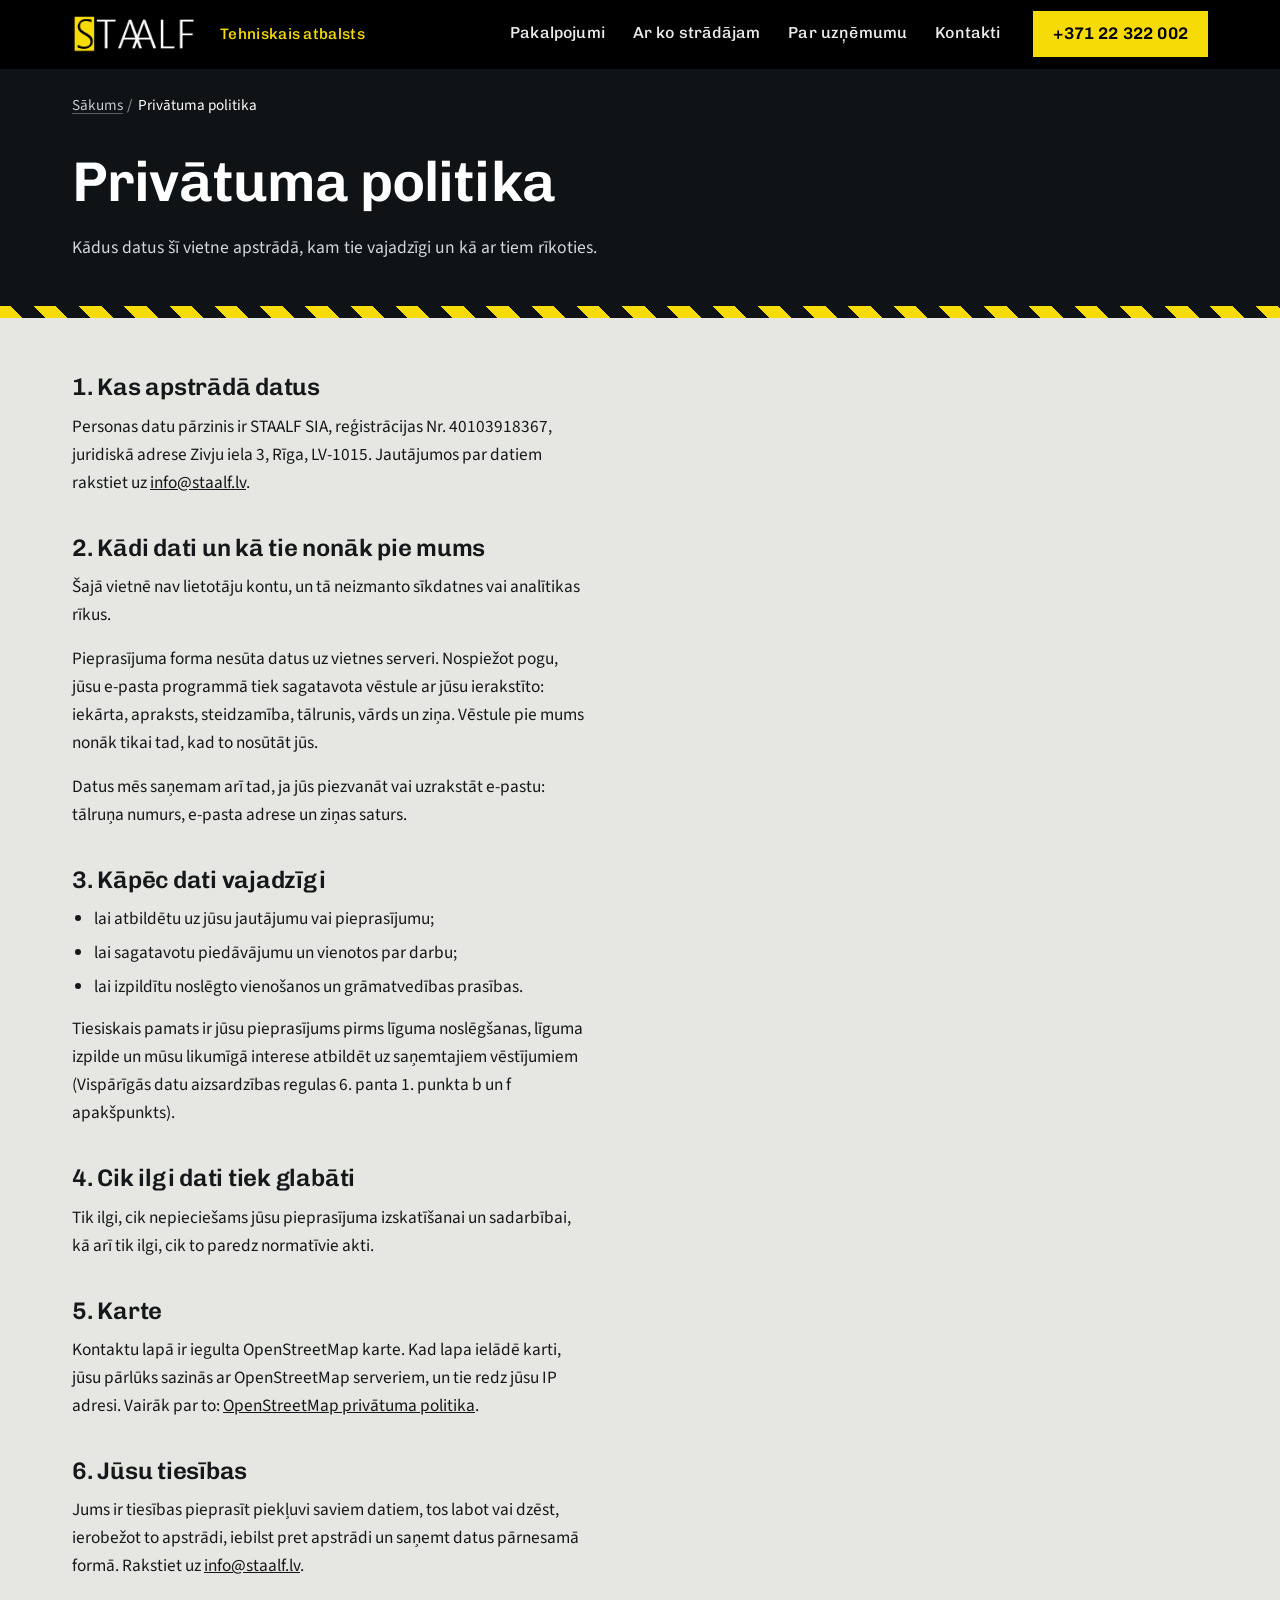
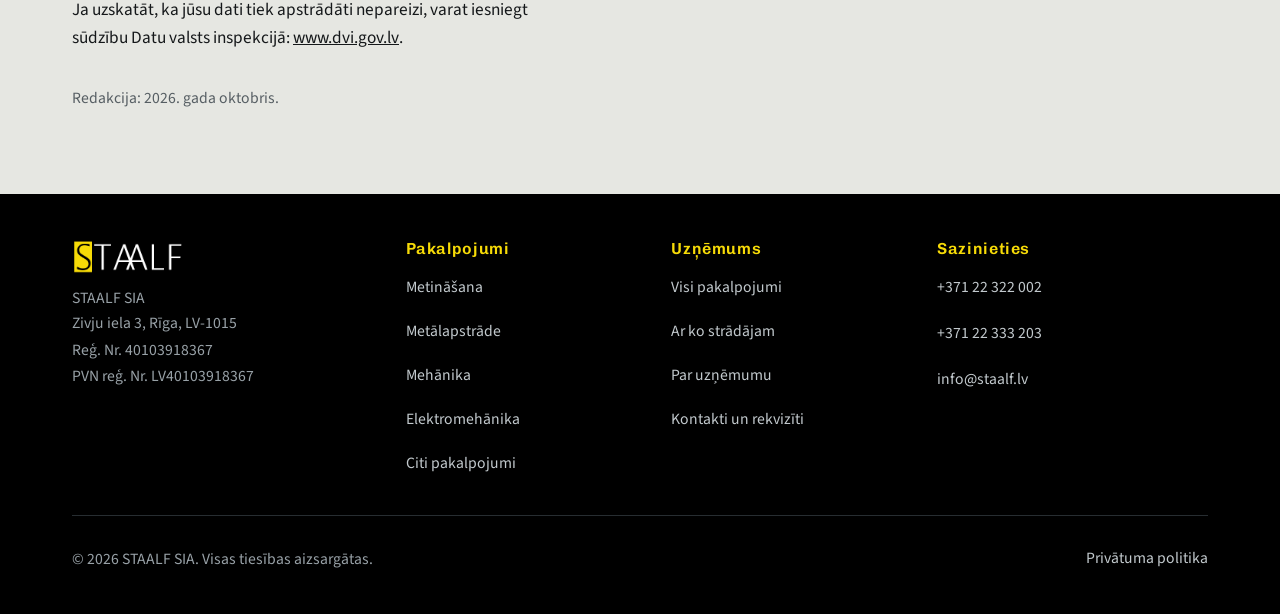
<file: privatuma-politika.html>
<!DOCTYPE html>
<html lang="lv">
<head>
<meta charset="utf-8">
<meta name="robots" content="noindex, nofollow">
<meta name="viewport" content="width=device-width, initial-scale=1">
<title>Privātuma politika | STAALF</title>
<meta name="description" content="STAALF vietnes privātuma politika: kādus datus apstrādā, kāpēc, cik ilgi tos glabā un kādas ir jūsu tiesības.">
<meta property="og:title" content="Privātuma politika | STAALF">
<meta property="og:description" content="STAALF vietnes privātuma politika: kādus datus apstrādā, kāpēc, cik ilgi tos glabā un kādas ir jūsu tiesības.">
<meta property="og:type" content="website">
<meta property="og:locale" content="lv_LV">
<link rel="icon" href="data:image/svg+xml,%3Csvg xmlns='http://www.w3.org/2000/svg' viewBox='0 0 32 32'%3E%3Crect width='32' height='32' fill='%23F7DB07'/%3E%3Ctext x='16' y='24' font-family='Helvetica,Arial,sans-serif' font-size='24' font-weight='500' text-anchor='middle' fill='%23101315'%3ES%3C/text%3E%3C/svg%3E">
<link rel="preload" href="fonts/chivo-latin-ext.woff2" as="font" type="font/woff2" crossorigin>
<link rel="stylesheet" href="css/site.css">
<script type="application/ld+json">{"@context": "https://schema.org", "@type": "BreadcrumbList", "itemListElement": [{"@type": "ListItem", "position": 1, "name": "Sākums", "item": "https://staalf.lv/index.html"}, {"@type": "ListItem", "position": 2, "name": "Privātuma politika", "item": "https://staalf.lv/privatuma-politika.html"}]}</script>

</head>
<body>
<a class="skip" href="#saturs">Pāriet uz saturu</a>
<header class="galvene">
  <div class="ietvars galvene-in">
    <a class="logo-saite" href="index.html" aria-label="STAALF, uz sākumlapu"><img class="logo" src="img/logo.png" alt="STAALF" width="300" height="89"></a>
    <span class="sauklis">Tehniskais atbalsts</span>
    <span class="galvene-atstarpe"></span>
    <nav class="izvelne" id="galvenaIzvelne" aria-label="Galvenā izvēlne">
      <a href="pakalpojumi.html">Pakalpojumi</a>
      <a href="ar-ko-stradajam.html">Ar ko strādājam</a>
      <a href="par-uznemumu.html">Par uzņēmumu</a>
      <a href="kontakti.html">Kontakti</a>
    </nav>
    <a class="galvenes-zvans" href="tel:+37122322002" aria-label="Zvanīt +371 22 322 002"><span class="zvans-pilns">+371 22 322 002</span><span class="zvans-iss">Zvanīt</span></a>
    <button class="izv-poga" type="button" aria-expanded="false" aria-controls="galvenaIzvelne" aria-label="Atvērt izvēlni">
      <svg class="b" viewBox="0 0 24 24" fill="none" stroke="currentColor" stroke-width="2.4" stroke-linecap="square" aria-hidden="true"><path d="M3 6h18M3 12h18M3 18h18"/></svg>
      <svg class="x" viewBox="0 0 24 24" fill="none" stroke="currentColor" stroke-width="2.4" stroke-linecap="square" aria-hidden="true"><path d="M5 5l14 14M19 5L5 19"/></svg>
    </button>
  </div>
</header>
<main id="saturs">
<section class="ievads ievads-iekseja">
    <div class="ietvars">
      <nav class="drupatas" aria-label="Navigācijas ceļš"><ol><li><a href="index.html">Sākums</a></li><li><span aria-current="page">Privātuma politika</span></li></ol></nav>
      <h1>Privātuma politika</h1>
      <p class="lids">Kādus datus šī vietne apstrādā, kam tie vajadzīgi un kā ar tiem rīkoties.</p>
    </div>
    <div class="bridinajums" style="margin-top:44px"></div>
  </section>

  <section class="politika">
    <div class="ietvars">
      <div class="teksts-bloks">
        <h2>1. Kas apstrādā datus</h2>
        <p>Personas datu pārzinis ir STAALF SIA, reģistrācijas Nr. 40103918367, juridiskā adrese Zivju iela 3, Rīga, LV-1015. Jautājumos par datiem rakstiet uz <a href="mailto:info@staalf.lv">info@staalf.lv</a>.</p>

        <h2>2. Kādi dati un kā tie nonāk pie mums</h2>
        <p>Šajā vietnē nav lietotāju kontu, un tā neizmanto sīkdatnes vai analītikas rīkus.</p>
        <p>Pieprasījuma forma nesūta datus uz vietnes serveri. Nospiežot pogu, jūsu e-pasta programmā tiek sagatavota vēstule ar jūsu ierakstīto: iekārta, apraksts, steidzamība, tālrunis, vārds un ziņa. Vēstule pie mums nonāk tikai tad, kad to nosūtāt jūs.</p>
        <p>Datus mēs saņemam arī tad, ja jūs piezvanāt vai uzrakstāt e-pastu: tālruņa numurs, e-pasta adrese un ziņas saturs.</p>

        <h2>3. Kāpēc dati vajadzīgi</h2>
        <ul>
          <li>lai atbildētu uz jūsu jautājumu vai pieprasījumu;</li>
          <li>lai sagatavotu piedāvājumu un vienotos par darbu;</li>
          <li>lai izpildītu noslēgto vienošanos un grāmatvedības prasības.</li>
        </ul>
        <p>Tiesiskais pamats ir jūsu pieprasījums pirms līguma noslēgšanas, līguma izpilde un mūsu likumīgā interese atbildēt uz saņemtajiem vēstījumiem (Vispārīgās datu aizsardzības regulas 6. panta 1. punkta b un f apakšpunkts).</p>

        <h2>4. Cik ilgi dati tiek glabāti</h2>
        <p>Tik ilgi, cik nepieciešams jūsu pieprasījuma izskatīšanai un sadarbībai, kā arī tik ilgi, cik to paredz normatīvie akti.</p>

        <h2>5. Karte</h2>
        <p>Kontaktu lapā ir iegulta OpenStreetMap karte. Kad lapa ielādē karti, jūsu pārlūks sazinās ar OpenStreetMap serveriem, un tie redz jūsu IP adresi. Vairāk par to: <a href="https://wiki.osmfoundation.org/wiki/Privacy_Policy" rel="noopener" target="_blank">OpenStreetMap privātuma politika<span class="vh"> (jauna cilne)</span></a>.</p>

        <h2>6. Jūsu tiesības</h2>
        <p>Jums ir tiesības pieprasīt piekļuvi saviem datiem, tos labot vai dzēst, ierobežot to apstrādi, iebilst pret apstrādi un saņemt datus pārnesamā formā. Rakstiet uz <a href="mailto:info@staalf.lv">info@staalf.lv</a>.</p>
        <p>Ja uzskatāt, ka jūsu dati tiek apstrādāti nepareizi, varat iesniegt sūdzību Datu valsts inspekcijā: <a href="https://www.dvi.gov.lv" rel="noopener" target="_blank">www.dvi.gov.lv<span class="vh"> (jauna cilne)</span></a>.</p>

        <p class="atjaunots">Redakcija: 2026. gada oktobris.</p>
      </div>
    </div>
  </section>
  <div style="height:62px"></div>

</main>
<footer class="peda">
  <div class="ietvars">
    <div class="peda-tikls">
      <div>
        <img class="logo" src="img/logo.png" alt="STAALF" width="300" height="89">
        <p>STAALF SIA<br>Zivju iela 3, Rīga, LV-1015</p>
        <p>Reģ. Nr. 40103918367<br>PVN reģ. Nr. LV40103918367</p>
      </div>
      <div>
        <h2>Pakalpojumi</h2>
        <ul>
          <li><a href="metinasana.html">Metināšana</a></li>
          <li><a href="metalapstrade.html">Metālapstrāde</a></li>
          <li><a href="mehanika.html">Mehānika</a></li>
          <li><a href="elektromehanika.html">Elektromehānika</a></li>
          <li><a href="citi-pakalpojumi.html">Citi pakalpojumi</a></li>
        </ul>
      </div>
      <div>
        <h2>Uzņēmums</h2>
        <ul>
          <li><a href="pakalpojumi.html">Visi pakalpojumi</a></li>
          <li><a href="ar-ko-stradajam.html">Ar ko strādājam</a></li>
          <li><a href="par-uznemumu.html">Par uzņēmumu</a></li>
          <li><a href="kontakti.html">Kontakti un rekvizīti</a></li>
        </ul>
      </div>
      <div class="pk">
        <h2>Sazinieties</h2>
        <p><a href="tel:+37122322002">+371 22 322 002</a></p>
        <p><a href="tel:+37122333203">+371 22 333 203</a></p>
        <p><a href="mailto:info@staalf.lv">info@staalf.lv</a></p>
      </div>
    </div>
    <div class="peda-apakss">
      <p>© 2026 STAALF SIA. Visas tiesības aizsargātas.</p>
      <a href="privatuma-politika.html">Privātuma politika</a>
    </div>
  </div>
</footer>
<script src="js/site.js" defer></script>
</body>
</html>
</file>
<file: css/site.css>
/* STAALF: kopīgais stils. Fonti glabājas lokāli, latin un latin-ext apakškopas. */
@font-face{font-family:"Chivo";font-style:normal;font-weight:400 700;font-display:swap;
  src:url("../fonts/chivo-latin-ext.woff2") format("woff2");
  unicode-range:U+0100-02BA,U+02BD-02C5,U+02C7-02CC,U+02CE-02D7,U+02DD-02FF,U+0304,U+0308,U+0329,U+1D00-1DBF,U+1E00-1E9F,U+1EF2-1EFF,U+2020,U+20A0-20AB,U+20AD-20C4,U+2113,U+2C60-2C7F,U+A720-A7FF}
@font-face{font-family:"Chivo";font-style:normal;font-weight:400 700;font-display:swap;
  src:url("../fonts/chivo-latin.woff2") format("woff2");
  unicode-range:U+0000-00FF,U+0131,U+0152-0153,U+02BB-02BC,U+02C6,U+02DA,U+02DC,U+0304,U+0308,U+0329,U+2000-206F,U+20AC,U+2122,U+2191,U+2193,U+2212,U+2215,U+FEFF,U+FFFD}
@font-face{font-family:"Source Sans 3";font-style:normal;font-weight:400 700;font-display:swap;
  src:url("../fonts/sourcesans3-latin-ext.woff2") format("woff2");
  unicode-range:U+0100-02BA,U+02BD-02C5,U+02C7-02CC,U+02CE-02D7,U+02DD-02FF,U+0304,U+0308,U+0329,U+1D00-1DBF,U+1E00-1E9F,U+1EF2-1EFF,U+2020,U+20A0-20AB,U+20AD-20C4,U+2113,U+2C60-2C7F,U+A720-A7FF}
@font-face{font-family:"Source Sans 3";font-style:normal;font-weight:400 700;font-display:swap;
  src:url("../fonts/sourcesans3-latin.woff2") format("woff2");
  unicode-range:U+0000-00FF,U+0131,U+0152-0153,U+02BB-02BC,U+02C6,U+02DA,U+02DC,U+0304,U+0308,U+0329,U+2000-206F,U+20AC,U+2122,U+2191,U+2193,U+2212,U+2215,U+FEFF,U+FFFD}

:root{
  --dz:#F7DB07;          /* signālā dzeltenā no STAALF logotipa */
  --dz-tumsa:#C9B206;
  --tinte:#101315;       /* ceha grīda */
  --betons:#1C2124;
  --betons-gaiss:#272D31;
  --terauds:#98A1A7;
  --putekli:#E6E7E2;     /* gaišais betons */
  --putekli-tumsi:#D6D8D1;
  --balts:#FAFAF8;
  --teksts:#15181A;
  --teksts-kluss:#565E63;
  --kluda:#9C1C12;
  --platums:1180px;
}
*{box-sizing:border-box}
html{-webkit-text-size-adjust:100%;scroll-behavior:smooth;scroll-padding-top:90px}
@media (prefers-reduced-motion:reduce){html{scroll-behavior:auto}}
body{
  margin:0;background:var(--putekli);color:var(--teksts);
  font-family:"Source Sans 3",system-ui,-apple-system,"Segoe UI",sans-serif;
  font-size:17px;line-height:1.62;overflow-x:hidden;
}
img{max-width:100%;display:block;height:auto}
a{color:inherit}
h1,h2,h3{font-family:Chivo,system-ui,"Segoe UI",sans-serif;font-weight:600;margin:0;line-height:1.1}
h1{font-size:clamp(2.05rem,5.4vw,3.5rem);letter-spacing:-.015em;line-height:1.05;overflow-wrap:break-word}
h2{font-size:clamp(1.55rem,3.3vw,2.25rem);letter-spacing:-.01em}
h3{font-size:1.2rem;font-weight:600;letter-spacing:.005em}
p{margin:0}
.ietvars{max-width:var(--platums);margin:0 auto;padding:0 22px}
:focus-visible{outline:3px solid var(--dz);outline-offset:3px}
.uz-dzeltena :focus-visible,.uz-gaisa :focus-visible{outline-color:var(--tinte)}
.skip{position:absolute;left:-999px;top:8px;z-index:100;background:var(--dz);color:#000;padding:12px 18px;font-family:Chivo,sans-serif;font-weight:600;text-decoration:none}
.skip:focus{left:8px}
.vh{position:absolute;width:1px;height:1px;overflow:hidden;clip:rect(0 0 0 0);white-space:nowrap}

/* ---------- galvene ---------- */
.galvene{background:#000;position:sticky;top:0;z-index:40;border-bottom:1px solid #000}
.galvene-in{display:flex;align-items:center;gap:20px;min-height:68px;padding-top:8px;padding-bottom:8px}
.logo-saite{display:inline-flex;align-items:center;min-height:44px;flex:none}
.logo{height:38px;width:auto;flex:none}
.sauklis{color:var(--dz);font-family:Chivo,sans-serif;font-weight:500;font-size:.95rem;letter-spacing:.02em;white-space:nowrap}
.galvene-atstarpe{flex:1 1 auto}
.izvelne{display:flex;align-items:center;gap:2px}
.izvelne a{
  display:inline-flex;align-items:center;min-height:46px;padding:0 13px;
  color:#E8EAEB;text-decoration:none;font-family:Chivo,sans-serif;font-weight:500;font-size:1rem;letter-spacing:.01em;
  border-bottom:3px solid transparent;
}
.izvelne a:hover{color:#fff;border-bottom-color:var(--dz)}
.izvelne a[aria-current]{color:var(--dz);border-bottom-color:var(--dz)}
.galvenes-zvans{
  display:inline-flex;align-items:center;min-height:46px;padding:0 20px;
  background:var(--dz);color:#000;text-decoration:none;
  font-family:Chivo,sans-serif;font-weight:600;font-size:1.05rem;letter-spacing:.01em;white-space:nowrap;
}
.galvenes-zvans:hover{background:#fff}
.zvans-iss{display:none}
.izv-poga{
  display:none;width:48px;height:48px;padding:0;border:2px solid var(--dz);background:transparent;color:var(--dz);cursor:pointer;
  align-items:center;justify-content:center;flex:none;
}
.izv-poga:hover{background:var(--dz);color:#000}
.izv-poga svg{width:24px;height:24px;display:block}
.izv-poga .x{display:none}
.izv-poga[aria-expanded="true"] .x{display:block}
.izv-poga[aria-expanded="true"] .b{display:none}

/* ---------- ceļa drupatas ---------- */
.drupatas{margin:0 0 26px;font-size:.95rem}
.drupatas ol{list-style:none;margin:0;padding:0;display:flex;flex-wrap:wrap;gap:0 4px;align-items:center}
.drupatas li{display:inline-flex;align-items:center}
.drupatas li + li::before{content:"/";color:var(--terauds);margin-right:6px}
.drupatas a{display:inline-flex;align-items:center;min-height:44px;color:#C6CCCF;text-decoration:underline;text-decoration-color:rgba(198,204,207,.4);text-underline-offset:3px}
.drupatas a:hover{color:var(--dz);text-decoration-color:var(--dz)}
.drupatas [aria-current]{color:#fff}

/* ---------- ievads ---------- */
.ievads{background:var(--tinte);color:var(--balts);padding:58px 0 0}
.ievads-iekseja{padding-top:14px}
.ievads h1{color:#fff;max-width:17ch}
.ievads-iekseja h1{max-width:22ch}
.lids{margin-top:22px;max-width:60ch;color:#D4D8DA;font-size:1.1rem}
.pogas{display:flex;flex-wrap:wrap;gap:14px;margin-top:30px}
.poga{
  display:inline-flex;align-items:center;justify-content:center;
  min-height:54px;padding:0 26px;text-decoration:none;text-align:center;
  font-family:Chivo,sans-serif;font-weight:600;font-size:1.08rem;letter-spacing:.01em;cursor:pointer;border:0;
}
.poga-galvena{background:var(--dz);color:#000}
.poga-galvena:hover{background:#fff}
.poga-otra{border:2px solid var(--dz);color:var(--dz);background:transparent}
.poga-otra:hover{background:var(--dz);color:#000}
.uz-gaisa .poga-otra,.uz-dzeltena .poga-otra{border-color:#000;color:#000}
.uz-gaisa .poga-otra:hover,.uz-dzeltena .poga-otra:hover{background:#000;color:var(--dz)}
.uz-dzeltena .poga-galvena{background:#000;color:var(--dz)}
.uz-dzeltena .poga-galvena:hover{background:#fff;color:#000}
.uz-gaisa .poga-galvena{background:var(--tinte);color:var(--dz)}
.uz-gaisa .poga-galvena:hover{background:var(--dz);color:#000;outline:2px solid #000}

/* ---------- foto lentes ---------- */
.lente{margin:40px 0 0;position:relative;overflow:hidden;background:#000}
.lente img{width:100%;height:210px;object-fit:cover;object-position:center}
.lente-gaisa{margin:0}
.lente-gaisa img{height:230px}
.lente-liela img{height:300px}
.ievads .lente{margin-top:40px}

/* ---------- brīdinājuma lente ---------- */
.bridinajums{
  height:12px;
  background:repeating-linear-gradient(45deg,var(--dz) 0 16px,var(--tinte) 16px 32px);
  margin-top:46px;
}

/* ---------- cehs ---------- */
.cehs{background:var(--betons);color:var(--balts);padding:52px 0 60px;overflow:hidden}
.cehs h2{color:#fff}
.cehs-ievads{margin-top:14px;max-width:58ch;color:#C6CCCF}
.posti-apvalks{margin-top:40px}
.rinda{display:grid;grid-template-columns:repeat(4,1fr);gap:24px}
.celins{position:relative;height:48px}
.marsruts{
  position:absolute;left:-400px;right:-400px;top:22px;height:5px;
  background:repeating-linear-gradient(90deg,var(--dz) 0 34px,transparent 34px 54px);
}
.punkti{position:absolute;inset:0}
.punkts{position:relative}
.punkts::before{
  content:"";position:absolute;left:50%;top:14px;margin-left:-11px;
  width:22px;height:22px;border-radius:50%;
  background:var(--dz);box-shadow:0 0 0 5px var(--betons);
}
.posti{position:relative}
.posts{position:relative;background:var(--betons);padding:26px 20px 24px;display:flex;flex-direction:column}
.posts::before,.posts::after{
  content:"";position:absolute;width:26px;height:26px;pointer-events:none;
}
.posts::before{left:0;top:0;border-left:4px solid var(--dz);border-top:4px solid var(--dz)}
.posts::after{right:0;bottom:0;border-right:4px solid var(--dz);border-bottom:4px solid var(--dz)}
.posts h3{color:#fff}
.posts p{margin-top:10px;font-size:1rem;color:#BFC6CA;line-height:1.55;flex:1 1 auto}
.vairak{
  display:inline-flex;align-items:center;min-height:44px;margin-top:12px;align-self:flex-start;
  color:var(--dz);font-family:Chivo,sans-serif;font-weight:600;font-size:1rem;text-decoration:none;
  border-bottom:2px solid rgba(247,219,7,.45);
}
.vairak::after{content:"\2192";margin-left:8px}
.vairak:hover{border-bottom-color:var(--dz);color:#fff}
.uz-gaisa .vairak,.gaisa .vairak{color:var(--teksts);border-bottom-color:rgba(0,0,0,.35)}
.gaisa .vairak:hover{color:#000;border-bottom-color:#000}
.blakus{
  position:relative;z-index:1;margin-top:26px;background:var(--betons);
  border:3px dashed rgba(247,219,7,.6);padding:22px 24px;
  display:flex;flex-wrap:wrap;gap:8px 26px;align-items:baseline;
}
.blakus h3{color:var(--dz)}
.blakus p{color:#BFC6CA;font-size:1rem;max-width:64ch}
.blakus .vairak{margin-top:0}

/* ---------- sadaļas gaišajā fonā ---------- */
.sadala{padding:62px 0 8px}
.sadala + .sadala{padding-top:54px}
.sadala-galva{display:grid;grid-template-columns:minmax(0,1fr) minmax(0,1.05fr);gap:34px;align-items:start}
.sadala-galva p{color:var(--teksts-kluss);max-width:54ch}
.teksts-bloks{max-width:64ch}
.teksts-bloks p{font-size:1.08rem}
.teksts-bloks p + p{margin-top:16px}
.divi{display:grid;grid-template-columns:minmax(0,1.35fr) minmax(0,1fr);gap:48px;align-items:start}
.malu-kaste{background:var(--balts);border-left:6px solid var(--dz);padding:22px 24px}
.malu-kaste h3{margin-bottom:10px}
.malu-kaste ul{margin:0;padding:0;list-style:none}
.malu-kaste li{padding:7px 0 7px 24px;position:relative;font-size:1.02rem}
.malu-kaste li::before{content:"";position:absolute;left:0;top:15px;width:11px;height:11px;background:var(--dz);border:1px solid var(--teksts)}
.malu-kaste p{color:var(--teksts-kluss);font-size:1rem;margin-top:10px}
.saraksts{list-style:none;margin:34px 0 0;padding:0;columns:2;column-gap:40px}
.saraksts-bez{margin-top:20px}
.saraksts li{
  break-inside:avoid;padding:13px 0 13px 30px;position:relative;
  border-top:1px solid var(--putekli-tumsi);font-size:1.06rem;
}
.saraksts li::before{
  content:"";position:absolute;left:0;top:19px;width:13px;height:13px;
  background:var(--dz);border:1px solid var(--teksts);
}
.saraksts li small{display:block;color:var(--teksts-kluss);font-size:.95rem;line-height:1.5;margin-top:2px}
.solis-saraksts{list-style:none;margin:28px 0 0;padding:0;counter-reset:solis;display:grid;grid-template-columns:repeat(2,1fr);gap:18px 26px}
.solis-saraksts li{counter-increment:solis;position:relative;padding:16px 18px 18px 64px;background:var(--balts);min-height:76px}
.solis-saraksts li::before{
  content:counter(solis);position:absolute;left:0;top:0;bottom:0;width:46px;
  display:flex;align-items:center;justify-content:center;background:var(--dz);color:#000;
  font-family:Chivo,sans-serif;font-weight:700;font-size:1.3rem;
}
.solis-saraksts b{display:block;font-family:Chivo,sans-serif;font-weight:600}
.solis-saraksts span{color:var(--teksts-kluss);font-size:.98rem;display:block;margin-top:2px}

/* ---------- darbnīcu kartītes ar foto ---------- */
.kartites{display:grid;grid-template-columns:repeat(2,1fr);gap:26px;margin-top:34px}
.kartite{background:var(--balts);display:flex;flex-direction:column;position:relative}
.kartite img{width:100%;height:210px;object-fit:cover;background:#000}
.kartite-saturs{padding:22px 24px 24px;display:flex;flex-direction:column;flex:1 1 auto}
.kartite h2,.kartite h3{font-size:1.45rem}
.kartite p{margin-top:10px;color:var(--teksts-kluss);flex:1 1 auto}
.kartite ul{margin:14px 0 0;padding:0;list-style:none}
.kartite li{padding:4px 0 4px 22px;position:relative;font-size:1rem}
.kartite li::before{content:"";position:absolute;left:0;top:12px;width:10px;height:10px;background:var(--dz);border:1px solid var(--teksts)}
.kartite-plata{grid-column:1 / -1;flex-direction:row}
.kartite-plata .kartite-saturs{justify-content:center}
.kartite-plata img{width:42%;height:auto;min-height:100%}

/* ---------- tabula "ko kur" ---------- */
.tabula-apvalks{margin-top:30px;overflow-x:auto}
.tabula{width:100%;border-collapse:collapse;background:var(--balts);min-width:560px}
.tabula th,.tabula td{padding:14px 18px;text-align:left;border-bottom:1px solid var(--putekli-tumsi);vertical-align:top}
.tabula th{font-family:Chivo,sans-serif;font-weight:600;background:var(--tinte);color:#fff;border-bottom:0}
.tabula td a{display:inline-flex;align-items:center;min-height:44px;font-family:Chivo,sans-serif;font-weight:600;text-decoration-color:var(--dz);text-decoration-thickness:3px;text-underline-offset:4px}

/* ---------- iekārtu režģis ---------- */
.iekartas{display:grid;grid-template-columns:repeat(2,1fr);gap:22px;margin-top:34px}
.iekarta{background:var(--balts);padding:22px 24px 20px;position:relative;display:flex;flex-direction:column}
.iekarta::before{content:"";position:absolute;left:0;top:0;width:26px;height:26px;border-left:4px solid var(--dz);border-top:4px solid var(--dz)}
.iekarta h2,.iekarta h3{font-size:1.3rem}
.iekarta p{margin-top:8px;color:var(--teksts-kluss);font-size:1rem}
.iekarta .ar{margin-top:12px;display:flex;flex-wrap:wrap;gap:2px 18px}
.iekarta .ar a{display:inline-flex;align-items:center;min-height:44px;font-family:Chivo,sans-serif;font-weight:600;font-size:.98rem;text-decoration-color:var(--dz);text-decoration-thickness:3px;text-underline-offset:4px}
.foto-pari{display:grid;grid-template-columns:repeat(3,1fr);gap:22px;margin-top:34px}
.foto-pari-2{grid-template-columns:repeat(2,1fr)}
.foto-pari figure{margin:0;background:#000}
.foto-pari img{width:100%;height:220px;object-fit:cover}

/* ---------- Par uzņēmumu ---------- */
.par{padding:56px 0 0}
.par-teksts{max-width:62ch;color:var(--teksts);font-size:1.08rem}
.par-teksts + .par-teksts{margin-top:16px}
.rekviziti{
  list-style:none;margin:34px 0 0;padding:0;
  display:grid;grid-template-columns:repeat(4,1fr);gap:1px;background:var(--putekli-tumsi);
  border:1px solid var(--putekli-tumsi);
}
.rekviziti li{background:var(--putekli);padding:18px 18px 20px}
.rekviziti b{display:block;font-family:Chivo,sans-serif;font-weight:600;font-size:1.45rem;line-height:1.15;overflow-wrap:anywhere}
.rekviziti span{display:block;margin-top:6px;font-size:.95rem;color:var(--teksts-kluss)}
.dati{margin:30px 0 0;display:grid;grid-template-columns:minmax(0,230px) minmax(0,1fr);gap:0;border-top:1px solid var(--putekli-tumsi)}
.dati dt,.dati dd{margin:0;padding:12px 0;border-bottom:1px solid var(--putekli-tumsi)}
.dati dt{color:var(--teksts-kluss);padding-right:18px}
.dati dd{font-weight:600;overflow-wrap:anywhere}
.dati dd a{font-weight:600}

/* ---------- kontakti ---------- */
.kontakti{background:var(--dz);color:#000;margin-top:62px;padding:56px 0 60px}
.kontakti h2{color:#000}
.kontakti-tikls{display:grid;grid-template-columns:repeat(3,1fr);gap:30px;margin-top:34px}
.kk h3{font-size:1rem;font-weight:600;letter-spacing:.03em;color:#4A4207}
.kk .liels{
  display:inline-flex;align-items:center;min-height:46px;
  font-family:Chivo,sans-serif;font-weight:600;font-size:1.5rem;letter-spacing:-.01em;
  color:#000;text-decoration:none;border-bottom:3px solid rgba(0,0,0,.28);
}
.kk .liels:hover{border-bottom-color:#000}
.kontakti .videjs,.videjs{
  display:inline-flex;align-items:center;min-height:46px;
  font-family:Chivo,sans-serif;font-weight:600;font-size:1.15rem;
  color:inherit;text-decoration:none;border-bottom:2px solid rgba(0,0,0,.28);
}
.kontakti .videjs:hover,.videjs:hover{border-bottom-color:#000}
.kk p{margin-top:8px;font-size:1.02rem}
.persona{margin-top:34px;border-top:2px solid rgba(0,0,0,.25);padding-top:22px;display:flex;flex-wrap:wrap;gap:6px 24px;align-items:center}
.persona strong{font-family:Chivo,sans-serif;font-weight:600;font-size:1.15rem}
.kontakti .pogas{margin-top:26px}

/* ---------- kontaktu lapa ---------- */
.kontaktu-lapa{padding:56px 0 0}
.kontaktu-tikls{display:grid;grid-template-columns:minmax(0,1fr) minmax(0,1.25fr);gap:50px;align-items:start}
.kontakta-bloks + .kontakta-bloks{margin-top:26px}
.kontakta-bloks h2{font-size:1.15rem;letter-spacing:.02em;color:var(--teksts-kluss);font-weight:600}
.kontakta-bloks .liels{
  display:inline-flex;align-items:center;min-height:46px;font-family:Chivo,sans-serif;font-weight:600;font-size:1.5rem;
  letter-spacing:-.01em;text-decoration:none;border-bottom:3px solid var(--dz);margin-top:2px;
}
.kontakta-bloks .liels:hover{background:var(--dz)}
.kontakta-bloks .videjs{border-bottom-color:var(--dz);border-bottom-width:3px}
.kontakta-bloks .videjs:hover{background:var(--dz)}
.kontakta-bloks p{margin-top:4px}
.forma{background:var(--balts);padding:28px 28px 30px;border-top:6px solid var(--dz)}
.forma h2{font-size:1.6rem}
.forma-ievads{margin-top:8px;color:var(--teksts-kluss);font-size:1rem}
.lauks{margin-top:18px}
.lauks label{display:block;font-family:Chivo,sans-serif;font-weight:600;font-size:.98rem;margin-bottom:6px}
.lauks .nav-obl{font-weight:400;font-family:"Source Sans 3",sans-serif;color:var(--teksts-kluss)}
.lauks input,.lauks select,.lauks textarea{
  display:block;width:100%;min-height:48px;padding:11px 14px;
  font:inherit;font-size:1.02rem;color:var(--teksts);background:#fff;
  border:2px solid #8A9298;border-radius:0;
}
.lauks textarea{min-height:120px;resize:vertical}
.lauks input:hover,.lauks select:hover,.lauks textarea:hover{border-color:var(--teksts)}
.lauks input:focus-visible,.lauks select:focus-visible,.lauks textarea:focus-visible{outline:3px solid var(--dz);outline-offset:0;border-color:var(--teksts)}
.lauks [aria-invalid="true"]{border-color:var(--kluda);background:#FFF6F5}
.kluda-teksts{display:none;margin-top:6px;color:var(--kluda);font-weight:600;font-size:.97rem}
.lauks [aria-invalid="true"] ~ .kluda-teksts{display:block}
.lauku-rinda{display:grid;grid-template-columns:1fr 1fr;gap:0 18px}
.forma-kopsavilkums{display:none;margin-top:20px;padding:14px 18px;border-left:6px solid var(--kluda);background:#FFF1EF;color:var(--kluda);font-weight:600}
.forma-kopsavilkums.redzams{display:block}
.forma-piezime{margin-top:16px;color:var(--teksts-kluss);font-size:.95rem}
.forma .poga{margin-top:22px;min-height:56px}
.karte{margin-top:56px}
.karte iframe{display:block;width:100%;height:380px;border:0;background:var(--putekli-tumsi)}
.karte-saite{margin-top:12px}
.karte-saite a{display:inline-flex;align-items:center;min-height:44px}

/* ---------- politikas lapa ---------- */
.politika{padding:56px 0 20px}
.politika .teksts-bloks h2{font-size:1.5rem;margin-top:38px}
.politika .teksts-bloks h2:first-child{margin-top:0}
.politika .teksts-bloks h2 + p{margin-top:12px}
.politika ul{margin:12px 0 0;padding:0 0 0 22px}
.politika li{margin-top:6px;font-size:1.08rem}
.politika p + ul,.politika ul + p{margin-top:14px}
.atjaunots{color:var(--teksts-kluss);margin-top:34px !important;font-size:.98rem !important}

/* ---------- 404 ---------- */
.nav-lapas{padding:70px 0 20px}
.nav-lapas .liels-skaitlis{font-family:Chivo,sans-serif;font-weight:700;font-size:clamp(5rem,20vw,10rem);line-height:1;color:var(--tinte);letter-spacing:-.04em}
.nav-lapas h1{margin-top:6px}
.nav-lapas .lids{color:var(--teksts-kluss)}

/* ---------- pēda ---------- */
.peda{background:#000;color:var(--terauds);padding:46px 0 34px;font-size:.98rem}
.peda-tikls{display:grid;grid-template-columns:1.3fr 1fr 1fr 1.2fr;gap:30px 40px}
.peda h2{font-size:1rem;color:var(--dz);letter-spacing:.04em;margin-bottom:8px}
.peda ul{list-style:none;margin:0;padding:0}
.peda a{color:#C2C9CD;text-decoration:none}
.peda a:hover{color:var(--dz);text-decoration:underline}
.peda li a,.peda .pk a{display:inline-flex;align-items:center;min-height:44px}
.peda p{margin-top:2px}
.peda .logo{height:34px;margin-bottom:12px}
.peda-apakss{margin-top:30px;padding-top:20px;border-top:1px solid #272D31;display:flex;flex-wrap:wrap;gap:6px 28px;justify-content:space-between;align-items:center}
.peda-apakss a{display:inline-flex;align-items:center;min-height:44px}

/* ---------- planšete ---------- */
@media (max-width:1240px){
  .sauklis{display:none}
}
@media (max-width:1000px){
  .rinda{grid-template-columns:repeat(2,1fr);gap:22px}
  .sadala-galva{grid-template-columns:1fr;gap:18px}
  .rekviziti{grid-template-columns:repeat(2,1fr)}
  .kontakti-tikls{grid-template-columns:repeat(2,1fr)}
  .divi{grid-template-columns:1fr;gap:30px}
  .kontaktu-tikls{grid-template-columns:1fr;gap:38px}
  .peda-tikls{grid-template-columns:1fr 1fr}
  .foto-pari{grid-template-columns:1fr 1fr}
  .foto-pari figure:last-child{display:none}
  .foto-pari-2 figure:last-child{display:block}
  .kartite-plata{flex-direction:column}
  .kartite-plata img{width:100%;height:210px;min-height:0}
}
@media (max-width:960px){
  .izv-poga{display:inline-flex}
  .galvene-in{position:relative}
  .izvelne{
    display:none;position:absolute;left:0;right:0;top:100%;background:#000;flex-direction:column;align-items:stretch;
    padding:6px 22px 18px;border-top:1px solid #272D31;border-bottom:3px solid var(--dz);gap:0;
    max-height:calc(100vh - 80px);overflow-y:auto;
  }
  .izvelne.atverta{display:flex}
  .izvelne a{min-height:52px;font-size:1.1rem;border-bottom:1px solid #20262A;padding:0 4px}
  .izvelne a:hover,.izvelne a[aria-current]{border-bottom-color:#20262A;color:var(--dz)}
  .galvene-atstarpe{display:block}
}

/* ---------- telefons ---------- */
@media (max-width:640px){
  body{font-size:16.5px}
  .ietvars{padding:0 18px}
  .galvene-in{gap:10px;min-height:62px}
  .logo{height:30px}
  .zvans-pilns{display:none}
  .zvans-iss{display:inline}
  .galvenes-zvans{padding:0 14px;font-size:.98rem;min-height:44px}
  .izvelne{padding:6px 18px 18px}
  .ievads{padding-top:40px}
  .ievads-iekseja{padding-top:8px}
  .ievads h1,.ievads-iekseja h1{max-width:none}
  .lids{font-size:1.05rem;margin-top:18px}
  .pogas{gap:11px}
  .poga{width:100%;min-height:52px;font-size:1.02rem}
  .lente img{height:170px}
  .lente-gaisa img{height:190px}
  .lente-liela img{height:200px}
  .bridinajums{margin-top:34px}
  .cehs{padding:40px 0 46px}
  .celins{display:none}
  .posti{grid-template-columns:1fr;gap:18px;padding-left:30px}
  .posti::before{
    content:"";position:absolute;left:6px;top:0;bottom:0;width:5px;
    background:repeating-linear-gradient(180deg,var(--dz) 0 30px,transparent 30px 50px);
  }
  .posts{padding:22px 18px 20px}
  .blakus{display:block}
  .blakus p{margin-top:8px}
  .sadala{padding-top:46px}
  .sadala + .sadala{padding-top:40px}
  .saraksts{columns:1;margin-top:26px}
  .solis-saraksts{grid-template-columns:1fr}
  .kartites,.iekartas{grid-template-columns:1fr;gap:18px}
  .kartite-saturs{padding:18px 18px 20px}
  .foto-pari{grid-template-columns:1fr}
  .foto-pari figure:nth-child(2){display:none}
  .foto-pari-2{grid-template-columns:1fr}
  .foto-pari-2 figure:nth-child(2){display:block}
  .foto-pari img{height:190px}
  .par{padding-top:44px}
  .rekviziti{grid-template-columns:1fr}
  .dati{grid-template-columns:1fr}
  .dati dt{border-bottom:0;padding-bottom:0}
  .kontakti{margin-top:48px;padding:42px 0 48px}
  .kontakti-tikls{grid-template-columns:1fr;gap:24px}
  .kk .liels{font-size:1.32rem}
  .kontaktu-lapa{padding-top:40px}
  .kontakta-bloks .liels{font-size:1.32rem}
  .forma{padding:22px 18px 24px}
  .lauku-rinda{grid-template-columns:1fr}
  .karte iframe{height:300px}
  .politika{padding-top:40px}
  .nav-lapas{padding-top:44px}
  .peda{padding-top:36px}
  .peda-tikls{grid-template-columns:1fr;gap:22px}
  .peda-apakss{display:block}
  .tabula th,.tabula td{padding:12px 12px}
}
@media (max-width:360px){
  .logo{height:26px}
  .galvenes-zvans{padding:0 11px}
}

/* teksta saites ar 44 px trāpījuma laukumu telefonā */
@media (max-width:640px){
  .politika a,.forma-piezime a{display:inline-block;padding:10px 2px;margin:-10px 0}
}
</file>
